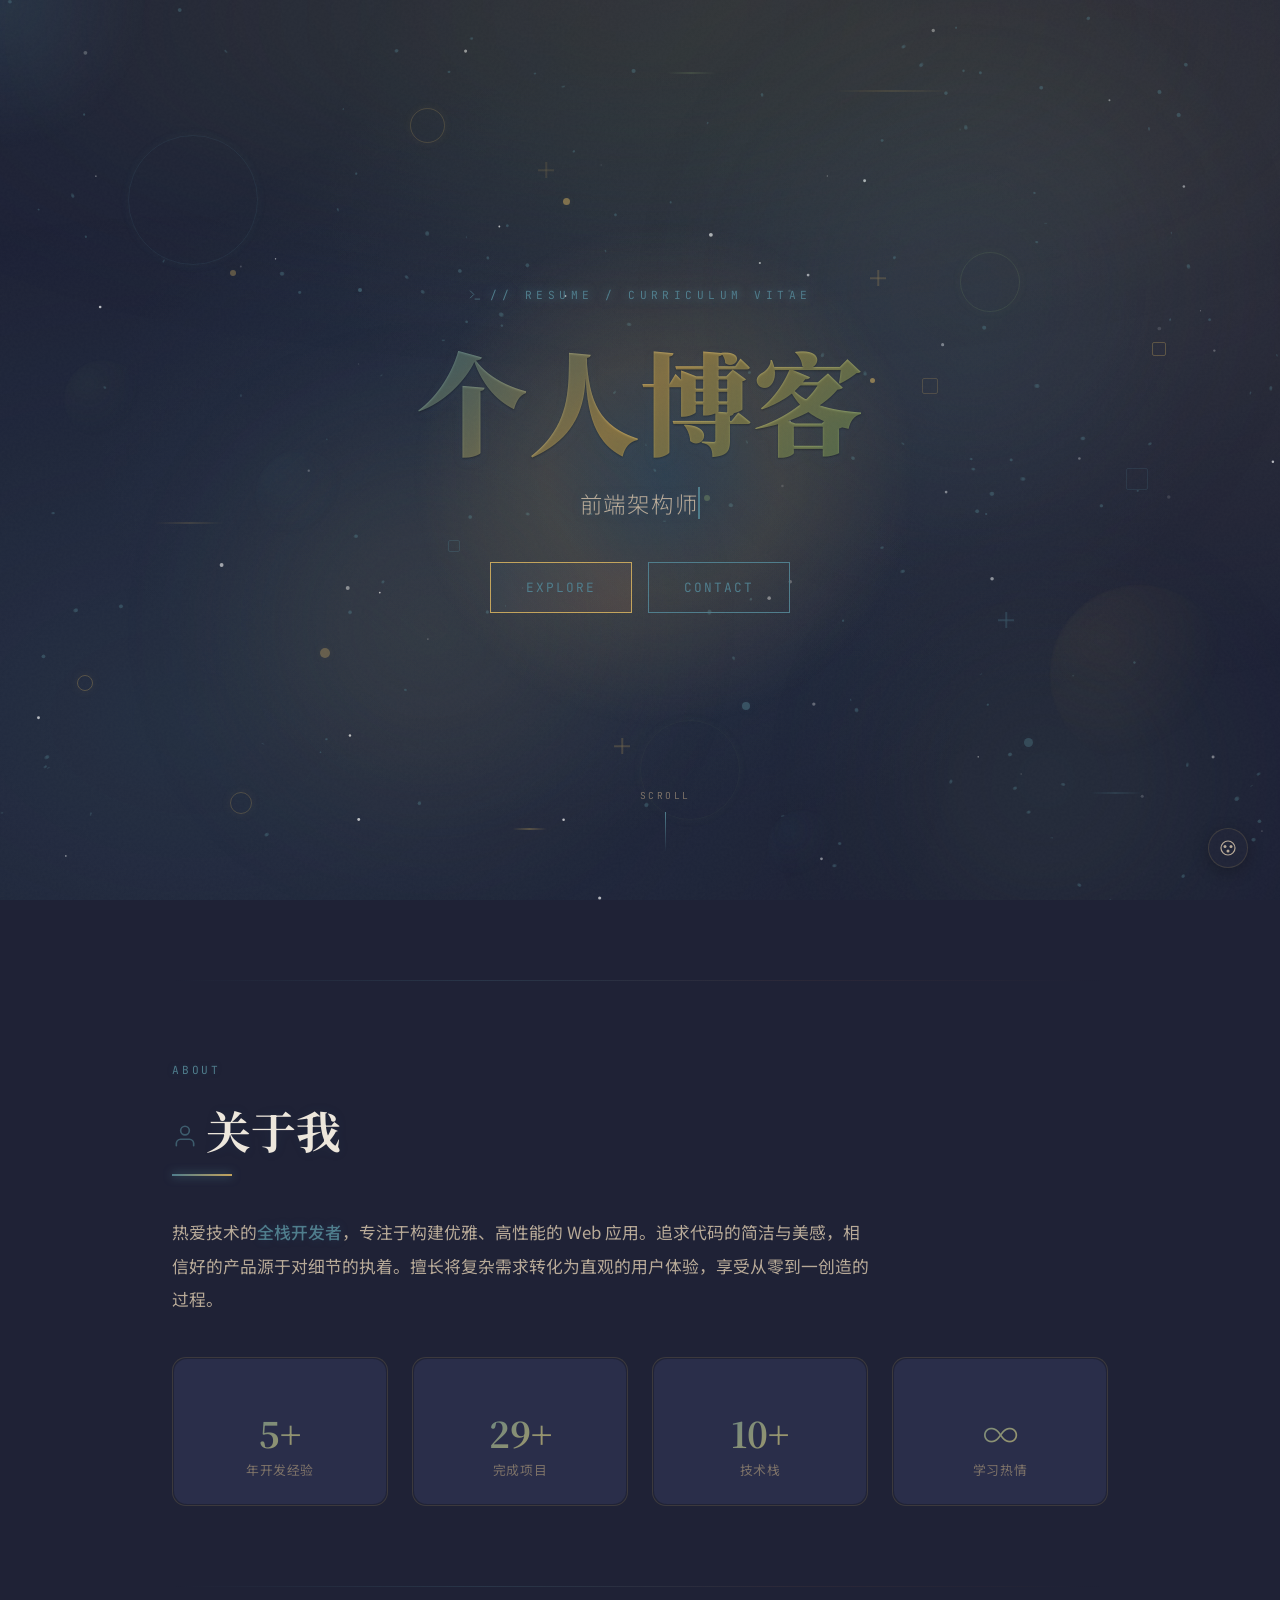
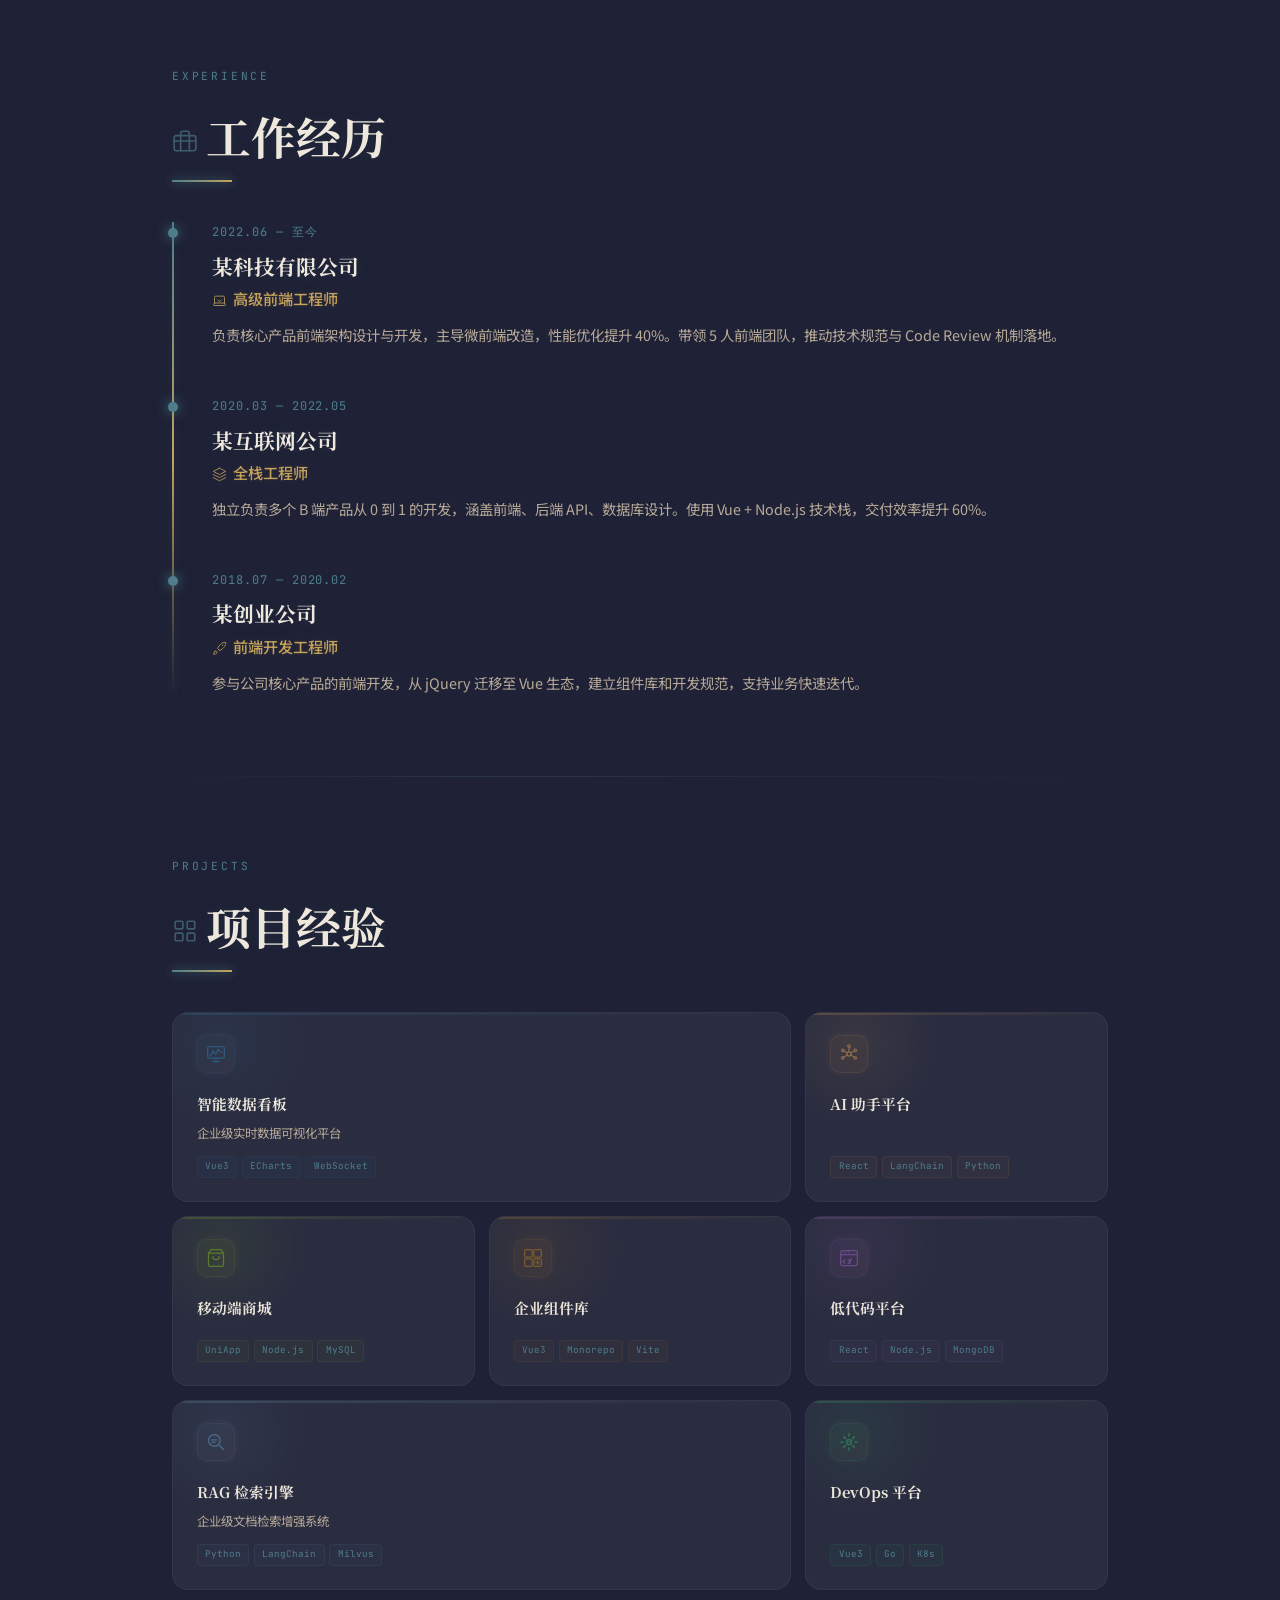
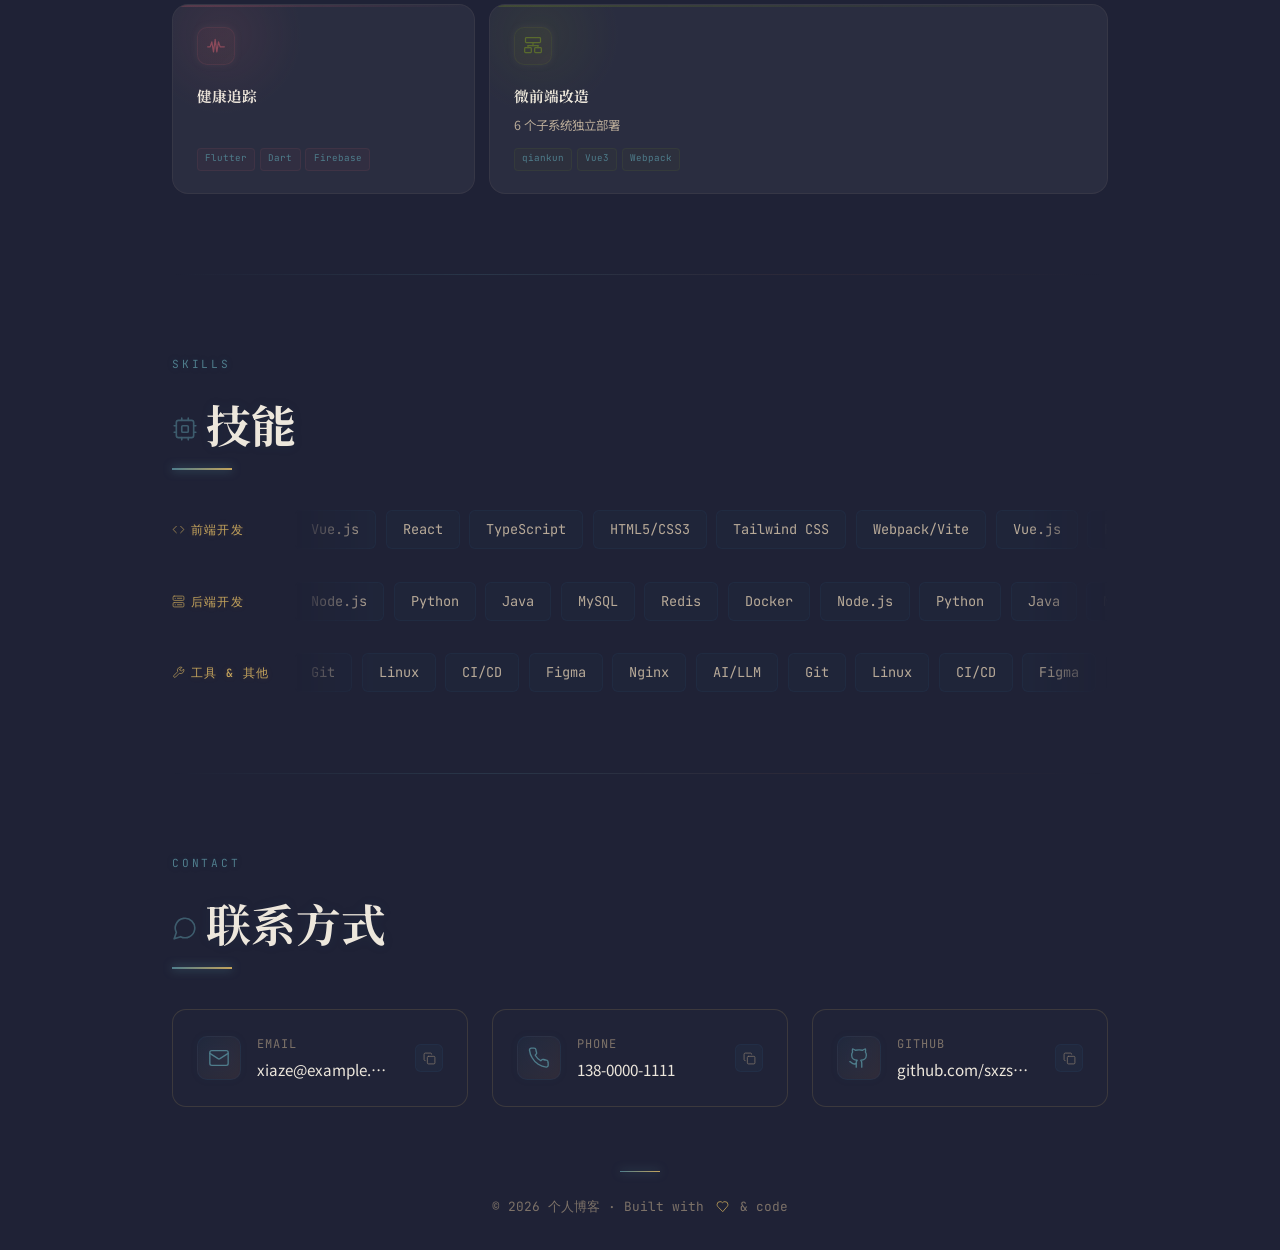
<file: dark-tech/index.html>
<!DOCTYPE html>
<html lang="zh-CN">
  <head>
    <meta charset="UTF-8" />
    <meta name="viewport" content="width=device-width, initial-scale=1.0" />
    <link rel="icon" type="image/svg+xml" href="./logo.svg" />
    <meta name="description" content="个人博客 - 个人简历 | 全栈工程师" />
    <meta property="og:title" content="个人博客 - 个人简历" />
    <meta property="og:description" content="全栈工程师，专注构建优雅高性能的Web应用" />
    <meta property="og:type" content="website" />
    <meta property="og:url" content="https://sxzseal.github.io/resume/" />
    <title>个人博客</title>
    <link rel="preconnect" href="https://fonts.googleapis.com" />
    <link rel="preconnect" href="https://fonts.gstatic.com" crossorigin />
    <link href="https://fonts.googleapis.com/css2?family=Noto+Serif+SC:wght@400;500;700;900&family=Noto+Sans+SC:wght@300;400;500;700&family=JetBrains+Mono:wght@400;500&family=Space+Grotesk:wght@300;400;500;700&display=swap" rel="stylesheet" />
    <script type="module" crossorigin src="./assets/resume-CGK6DavC.js"></script>
    <link rel="stylesheet" crossorigin href="./assets/resume-CrqxlAqz.css">
  <script>window.__TEMPLATE_CONFIG__ = {"tpl": "dark-tech", "sections": "", "bgs": "", "intro": "none"};</script>
<script>const RESUME = {
  hero: {
    label: '// RESUME / CURRICULUM VITAE',
    name: '个人博客',
    titles: ['全栈工程师', '前端架构师', '技术探索者', '终身学习者'],
    cta: [
      { label: 'Explore', href: '#about', primary: true },
      { label: 'Contact', href: '#contact' }
    ]
  },

  about: {
    text: '热爱技术的<strong>全栈开发者</strong>，专注于构建优雅、高性能的 Web 应用。追求代码的简洁与美感，相信好的产品源于对细节的执着。擅长将复杂需求转化为直观的用户体验，享受从零到一创造的过程。',
    stats: [
      { count: 5,  label: '年开发经验', icon: 'clock' },
      { count: 30, label: '完成项目',   icon: 'folder' },
      { count: 10, label: '技术栈',     icon: 'cpu' },
      { display: '∞', label: '学习热情', icon: 'infinity' }
    ]
  },

  skills: [
    {
      title: '前端开发',
      icon: 'code',
      items: [
        { name: 'Vue.js',       level: 85 },
        { name: 'React',        level: 75 },
        { name: 'TypeScript',   level: 80 },
        { name: 'HTML5/CSS3',   level: 90 },
        { name: 'Tailwind CSS', level: 80 },
        { name: 'Webpack/Vite', level: 75 }
      ]
    },
    {
      title: '后端开发',
      icon: 'server',
      items: [
        { name: 'Node.js', level: 80 },
        { name: 'Python',  level: 70 },
        { name: 'Java',    level: 60 },
        { name: 'MySQL',   level: 75 },
        { name: 'Redis',   level: 65 },
        { name: 'Docker',  level: 70 }
      ]
    },
    {
      title: '工具 & 其他',
      icon: 'wrench',
      items: [
        { name: 'Git',    level: 85 },
        { name: 'Linux',  level: 75 },
        { name: 'CI/CD',  level: 70 },
        { name: 'Figma',  level: 60 },
        { name: 'Nginx',  level: 70 },
        { name: 'AI/LLM', level: 65 }
      ]
    }
  ],

  experience: [
    {
      period:   '2022.06 — 至今',
      company:  '某科技有限公司',
      role:     '高级前端工程师',
      roleIcon: 'laptop',
      desc:     '负责核心产品前端架构设计与开发，主导微前端改造，性能优化提升 40%。带领 5 人前端团队，推动技术规范与 Code Review 机制落地。'
    },
    {
      period:   '2020.03 — 2022.05',
      company:  '某互联网公司',
      role:     '全栈工程师',
      roleIcon: 'layers',
      desc:     '独立负责多个 B 端产品从 0 到 1 的开发，涵盖前端、后端 API、数据库设计。使用 Vue + Node.js 技术栈，交付效率提升 60%。'
    },
    {
      period:   '2018.07 — 2020.02',
      company:  '某创业公司',
      role:     '前端开发工程师',
      roleIcon: 'rocket',
      desc:     '参与公司核心产品的前端开发，从 jQuery 迁移至 Vue 生态，建立组件库和开发规范，支持业务快速迭代。'
    }
  ],

  projects: [
    {
      id: 'dashboard', icon: 'dashboard', name: '智能数据看板', desc: '企业级实时数据可视化平台',
      tech: ['Vue3', 'ECharts', 'WebSocket'], theme: '#2d5a7b', wide: true,
      details: {
        bg:     '项目内部数据分散在各系统，缺乏统一可视化入口。',
        arch:   'Vue3 + Composition API，ECharts 渲染引擎，WebSocket 实时推送，微前端集成旧系统模块。',
        role:   '前端架构设计与核心模块开发，性能优化（首屏 1.2s → 0.6s），拖拽布局引擎实现。',
        result: '日均 PV 10w+，决策效率提升 35%，获公司年度最佳技术项目奖。'
      }
    },
    {
      id: 'ai-assistant', icon: 'aiAssistant', name: 'AI 助手平台', desc: '基于大语言模型的智能对话平台',
      tech: ['React', 'LangChain', 'Python'], theme: '#8b6b4a',
      details: {
        bg:     '内部知识分散，员工重复咨询常见问题，HR/IT 部门负担重。',
        arch:   'React + TypeScript 前端，LangChain 编排对话链路，FAISS 向量检索，FastAPI 后端服务。',
        role:   '全栈开发，对话流程设计，知识库 RAG 链路搭建，工作流可视化编辑器实现。',
        result: '服务 200+ 内部员工，问题解决率 85%，HR 咨询量降低 40%。'
      }
    },
    {
      id: 'mall', icon: 'mall', name: '移动端商城', desc: '全栈开发的 B2C 商城',
      tech: ['UniApp', 'Node.js', 'MySQL'], theme: '#5a7b2d',
      details: {
        bg:     '公司线下销售占比过高，需开拓线上渠道，要求快速上线 MVP 版本。',
        arch:   'UniApp 跨端前端，Node.js + Koa 后端，MySQL 数据库，微信/支付宝支付接入。',
        role:   '独立全栈开发，从需求分析到上线部署，0→1 全程负责。',
        result: '3 个月上线 MVP，日活 5000+，月 GMV 破百万，获公司季度创新奖。'
      }
    },
    {
      id: 'component-lib', icon: 'componentLib', name: '企业组件库', desc: '跨业务线统一 UI 组件库',
      tech: ['Vue3', 'Monorepo', 'Vite'], theme: '#7b5a2d',
      details: {
        bg:     '多条产品线 UI 风格不统一，重复造轮子严重，开发效率低。',
        arch:   'Monorepo + pnpm workspace，Vue3 组件开发，Vite 构建，Storybook 文档站。',
        role:   '架构设计与核心组件开发，构建优化，文档站搭建，推广到各业务线。',
        result: '覆盖 8 条产品线，50+ 组件，开发效率提升 45%，UI 一致性评分从 60 → 92。'
      }
    },
    {
      id: 'lowcode', icon: 'lowcode', name: '低代码平台', desc: '可视化拖拽搭建 H5 营销页',
      tech: ['React', 'Node.js', 'MongoDB'], theme: '#6b4a8b',
      details: {
        bg:     '营销活动频繁，每次都需前端开发配合，排期紧张，上线周期长。',
        arch:   'React + DnD Kit 拖拽引擎，Node.js + MongoDB 后端，SSR 渲染，CDN 一键发布。',
        role:   '拖拽引擎核心开发，组件生态设计，SSR 渲染方案，发布流程自动化。',
        result: '运营自主上线率 80%，活动上线周期从 5 天缩短至 0.5 天，季度节省开发人力 200+ 人时。'
      }
    },
    {
      id: 'rag-engine', icon: 'ragEngine', name: 'RAG 检索引擎', desc: '企业级文档检索增强系统',
      tech: ['Python', 'LangChain', 'Milvus'], theme: '#4a6b8b', wide: true,
      details: {
        bg:     '企业文档量庞大，传统关键词搜索效果差，需要语义级智能检索。',
        arch:   'Python + LangChain，Milvus 向量数据库，BGE Embedding，多格式文档解析管线。',
        role:   '检索链路设计，文档解析与切分算法优化，混合检索策略（向量+关键词+重排）。',
        result: '检索准确率 92%，响应时间 < 800ms，接入 3 个业务系统，日均查询 5000+。'
      }
    },
    {
      id: 'devops', icon: 'devops', name: 'DevOps 平台', desc: '一站式研发效能平台',
      tech: ['Vue3', 'Go', 'K8s'], theme: '#2d7b5a',
      details: {
        bg:     '研发工具链分散，CI/CD 流程不统一，部署效率低，故障排查慢。',
        arch:   'Vue3 前端，Go 微服务后端，K8s 编排部署，GitLab/Jenkins API 集成。',
        role:   '前端开发 + CI/CD 流程编排，监控大盘，告警规则引擎实现。',
        result: '团队交付效率提升 50%，部署频率从周级 → 日级，MTTR 从 2h 降至 30min。'
      }
    },
    {
      id: 'health-app', icon: 'healthApp', name: '健康追踪', desc: '跨端健康管理应用',
      tech: ['Flutter', 'Dart', 'Firebase'], theme: '#8b4a5a',
      details: {
        bg:     '个人健康管理需求日益增长，市场上缺乏简洁好用的全平台健康追踪工具。',
        arch:   'Flutter 跨端开发，Dart 语言，Firebase 后端服务，HealthKit/Google Fit 接入。',
        role:   '独立开发，从产品设计到上线全流程负责。',
        result: 'App Store 4.8 评分，月活 1.2w，被健康类自媒体推荐 3 次。'
      }
    },
    {
      id: 'micro-frontend', icon: 'microFrontend', name: '微前端改造', desc: '6 个子系统独立部署',
      tech: ['qiankun', 'Vue3', 'Webpack'], theme: '#5a6b2d', wide: true,
      details: {
        bg:     '单体前端应用代码量 30w+，构建慢、发布耦合，一个模块出问题全站受影响。',
        arch:   'qiankun 微前端框架，Vue3 子应用，Webpack Module Federation 共享依赖。',
        role:   '微前端架构设计，子应用拆分策略，基座与子应用通信机制，灰度发布方案。',
        result: '6 个子系统独立部署，构建时间降低 70%，发布故障率降低 90%。'
      }
    }
  ],

  education: [
    { school: '某大学', major: '计算机科学与技术 · 本科', year: '2014 — 2018' }
  ],

  contact: [
    { icon: 'email',  label: 'Email',  value: 'xiaze@example.com',  copy: 'xiaze@example.com' },
    { icon: 'phone',  label: 'Phone',  value: '138-0000-1111',       copy: '138-0000-1111' },
    { icon: 'github', label: 'GitHub', value: 'github.com/sxzseal',  copy: 'https://github.com/sxzseal' },
  ],

  footer: '© 2026 个人博客 · Built with passion & code',

  philosophy: {
    statement: '我相信优秀的代码应该像好的文章一样清晰，好的产品应该像好的工具一样自然。技术的价值不在于复杂，而在于它能为人解决真实的问题。每一行代码都是一次思考，每一次交付都是一份承诺。',
    subtitle: '以匠心致代码，以产品致用户',
  },

  highlights: {
    items: [
      {
        icon: 'rocket',
        title: '架构设计',
        description: '主导过微前端、低代码平台、组件库等多个大型架构设计与落地',
      },
      {
        icon: 'cpu',
        title: '性能优化',
        description: '首屏加载提升 50%+，擅长前端性能分析与体验调优',
      },
      {
        icon: 'layers',
        title: '全栈能力',
        description: '前后端 + 数据库 + 部署，独立交付完整产品从 0 到 1',
      },
      {
        icon: 'code',
        title: '工程规范',
        description: '推动 Code Review、CI/CD、Monorepo 等工程化实践落地',
      },
      {
        icon: 'heart',
        title: '用户体验',
        description: '关注交互细节与动效设计，追求功能与美感的平衡',
      },
      {
        icon: 'terminal',
        title: 'AI 探索',
        description: 'RAG 检索引擎、AI 助手平台等大模型应用场景实践',
      },
    ],
  },

  textPressure: {
    title: '文字压力',
    text: 'BUILD THE FUTURE',
    subtitle: '移动鼠标感受文字的重量变化',
    pressureRadius: 300,
  },

  identity: {
    description: '我是一名热爱创造的全栈工程师，追求技术与设计的完美融合。相信代码不仅是工具，更是表达思想的方式。在每一个项目中，我都致力于找到优雅与效率的平衡点，用技术的力量为用户创造真正的价值。',
    tags: ['全栈开发', '架构设计', '性能优化', '用户体验', '开源探索', '终身学习'],
  },
};

// Convenience lookup for main.js
RESUME.projectDetails = {};
RESUME.projects.forEach(p => { RESUME.projectDetails[p.id] = p.details; });
window.RESUME = RESUME;

/* ── Render functions ── */

function renderHero() {
  const label = document.querySelector('.hero-label');
  const name  = document.querySelector('.hero-name');
  const cta   = document.querySelector('.hero-cta');
  if (label) label.innerHTML = `<span class="hero-label-icon">${ICONS.terminal}</span>${RESUME.hero.label}`;
  if (name)  name.textContent = RESUME.hero.name;
  if (cta) {
    cta.innerHTML = RESUME.hero.cta.map(c =>
      `<a href="${c.href}" class="btn-magnetic${c.primary ? ' btn-primary' : ''}">${c.label}</a>`
    ).join('');
  }
}

function renderAbout() {
  const section = document.getElementById('about');
  if (!section) return;
  const statsHTML = RESUME.about.stats.map(s => `
    <div class="stat-card">
      <div class="stat-icon">${ICONS[s.icon] || ''}</div>
      <div class="stat-number"${s.count != null ? ` data-count="${s.count}"` : ''}>${s.display != null ? s.display : '0'}</div>
      <div class="stat-label">${s.label}</div>
    </div>`).join('');
  section.innerHTML = `
    <div class="section-header"><span class="section-number">01</span><h2 class="section-title"><span class="section-title-icon">${ICONS.user}</span>关于我</h2></div>
    <p class="about-text">${RESUME.about.text}</p>
    <div class="about-stats">${statsHTML}</div>`;
}

function renderSkills() {
  const section = document.getElementById('skills');
  if (!section) return;
  const rowsHTML = RESUME.skills.map((cat, i) => {
    const tags = cat.items.map(s =>
      `<span class="skill-tag" data-level="${s.level}">${s.name}</span>`
    ).join('');
    const rev = i === 1 ? ' marquee-track--reverse' : '';
    return `
      <div class="marquee-row">
        <div class="marquee-label"><span class="marquee-label-icon">${ICONS[cat.icon] || ''}</span>${cat.title}</div>
        <div class="marquee-viewport">
          <div class="marquee-track${rev}">
            <div class="marquee-group">${tags}</div>
            <div class="marquee-group" aria-hidden="true">${tags}</div>
          </div>
        </div>
      </div>`;
  }).join('');
  section.innerHTML = `
    <div class="section-header"><span class="section-number">04</span><h2 class="section-title"><span class="section-title-icon">${ICONS.cpu}</span>技能</h2></div>
    <div class="skills-marquee">${rowsHTML}</div>`;
}

function renderExperience() {
  const section = document.getElementById('experience');
  if (!section) return;
  const timelineHTML = RESUME.experience.map(e => `
    <div class="timeline-item">
      <div class="timeline-period">${e.period}</div>
      <div class="timeline-company">${e.company}</div>
      <div class="timeline-role"><span class="role-icon">${ICONS[e.roleIcon] || ''}</span>${e.role}</div>
      <div class="timeline-desc">${e.desc}</div>
    </div>`).join('');
  section.innerHTML = `
    <div class="section-header"><span class="section-number">02</span><h2 class="section-title"><span class="section-title-icon">${ICONS.briefcase}</span>工作经历</h2></div>
    <div class="timeline">${timelineHTML}</div>`;
}

function renderProjects() {
  const section = document.getElementById('projects');
  if (!section) return;
  const cardsHTML = RESUME.projects.map(p => `
    <div class="bento-card${p.wide ? ' bento-card--wide' : ''}" data-project="${p.id}" data-theme="${p.theme}">
      <div class="bento-card__glow"></div>
      <div class="project-icon">${ICONS[p.icon] || p.icon}</div>
      <div class="project-name">${p.name}</div>
      <div class="project-desc">${p.desc}</div>
      <div class="project-tech">${p.tech.map(t => `<span>${t}</span>`).join('')}</div>
    </div>`).join('');
  section.innerHTML = `
    <div class="section-header"><span class="section-number">03</span><h2 class="section-title"><span class="section-title-icon">${ICONS.grid}</span>项目经验</h2></div>
    <div class="bento-grid" id="projectsBento">${cardsHTML}</div>`;
}

function renderContact() {
  const section = document.getElementById('contact');
  if (!section) return;
  const gridHTML = RESUME.contact.map(c => `
    <div class="contact-item"${c.copy ? ` data-copy="${c.copy}"` : ''}>
      <div class="contact-icon">${ICONS[c.icon] || c.icon}</div>
      <div><div class="contact-label">${c.label}</div><div class="contact-value">${c.value}</div></div>
      ${c.copy ? `<button class="copy-btn" title="复制"><span class="copy-icon">${ICONS.copy}</span><span class="check-icon">${ICONS.check}</span></button>` : ''}
    </div>`).join('');
  section.innerHTML = `
    <div class="section-header"><span class="section-number">05</span><h2 class="section-title"><span class="section-title-icon">${ICONS.messageCircle}</span>联系方式</h2></div>
    <div class="contact-grid">${gridHTML}</div>`;
}

function renderFooter() {
  const fp = document.querySelector('.footer p');
  if (fp) fp.innerHTML = `© 2026 个人博客 · Built with <span class="footer-heart">${ICONS.heart}</span> &amp; code`;
}

renderHero();
renderAbout();
renderSkills();
renderExperience();
renderProjects();
renderContact();
renderFooter();
</script>
</head>
  <body>
    <div id="root"></div>
  </body>
</html>
</file>
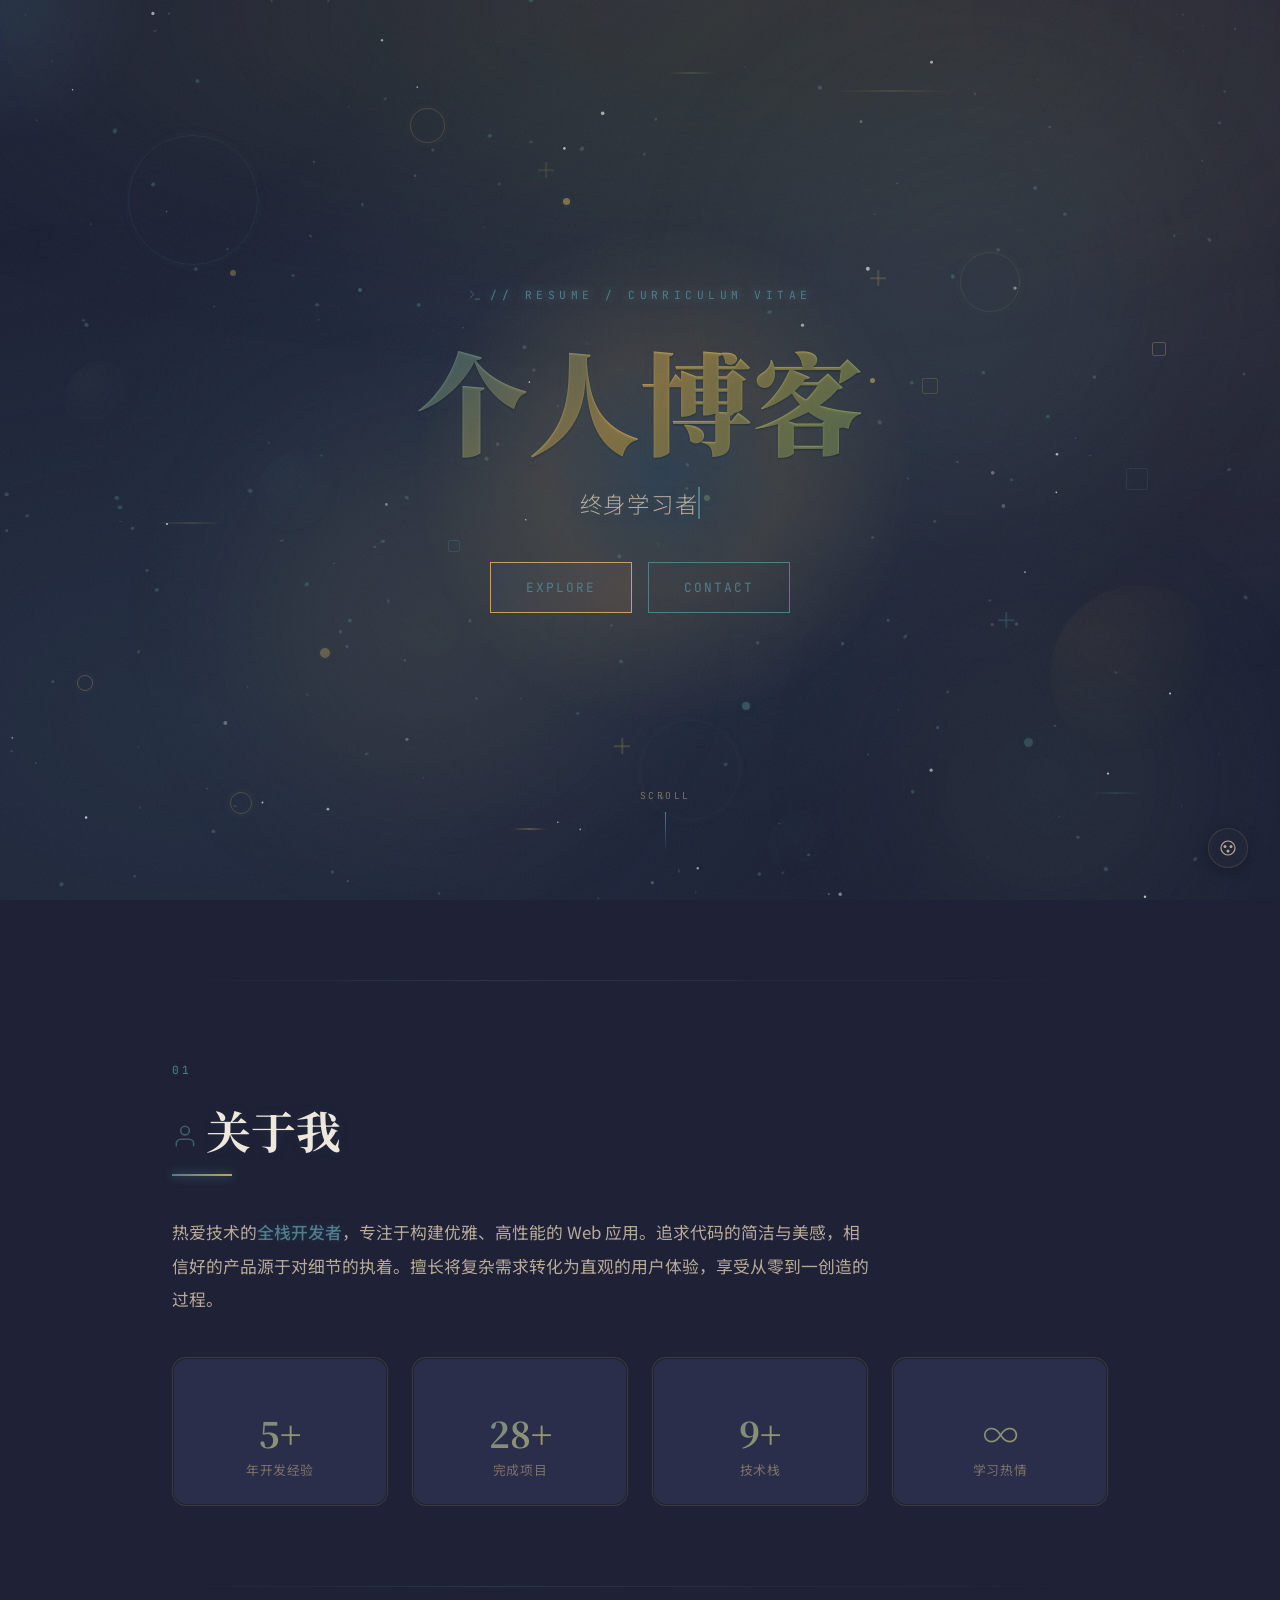
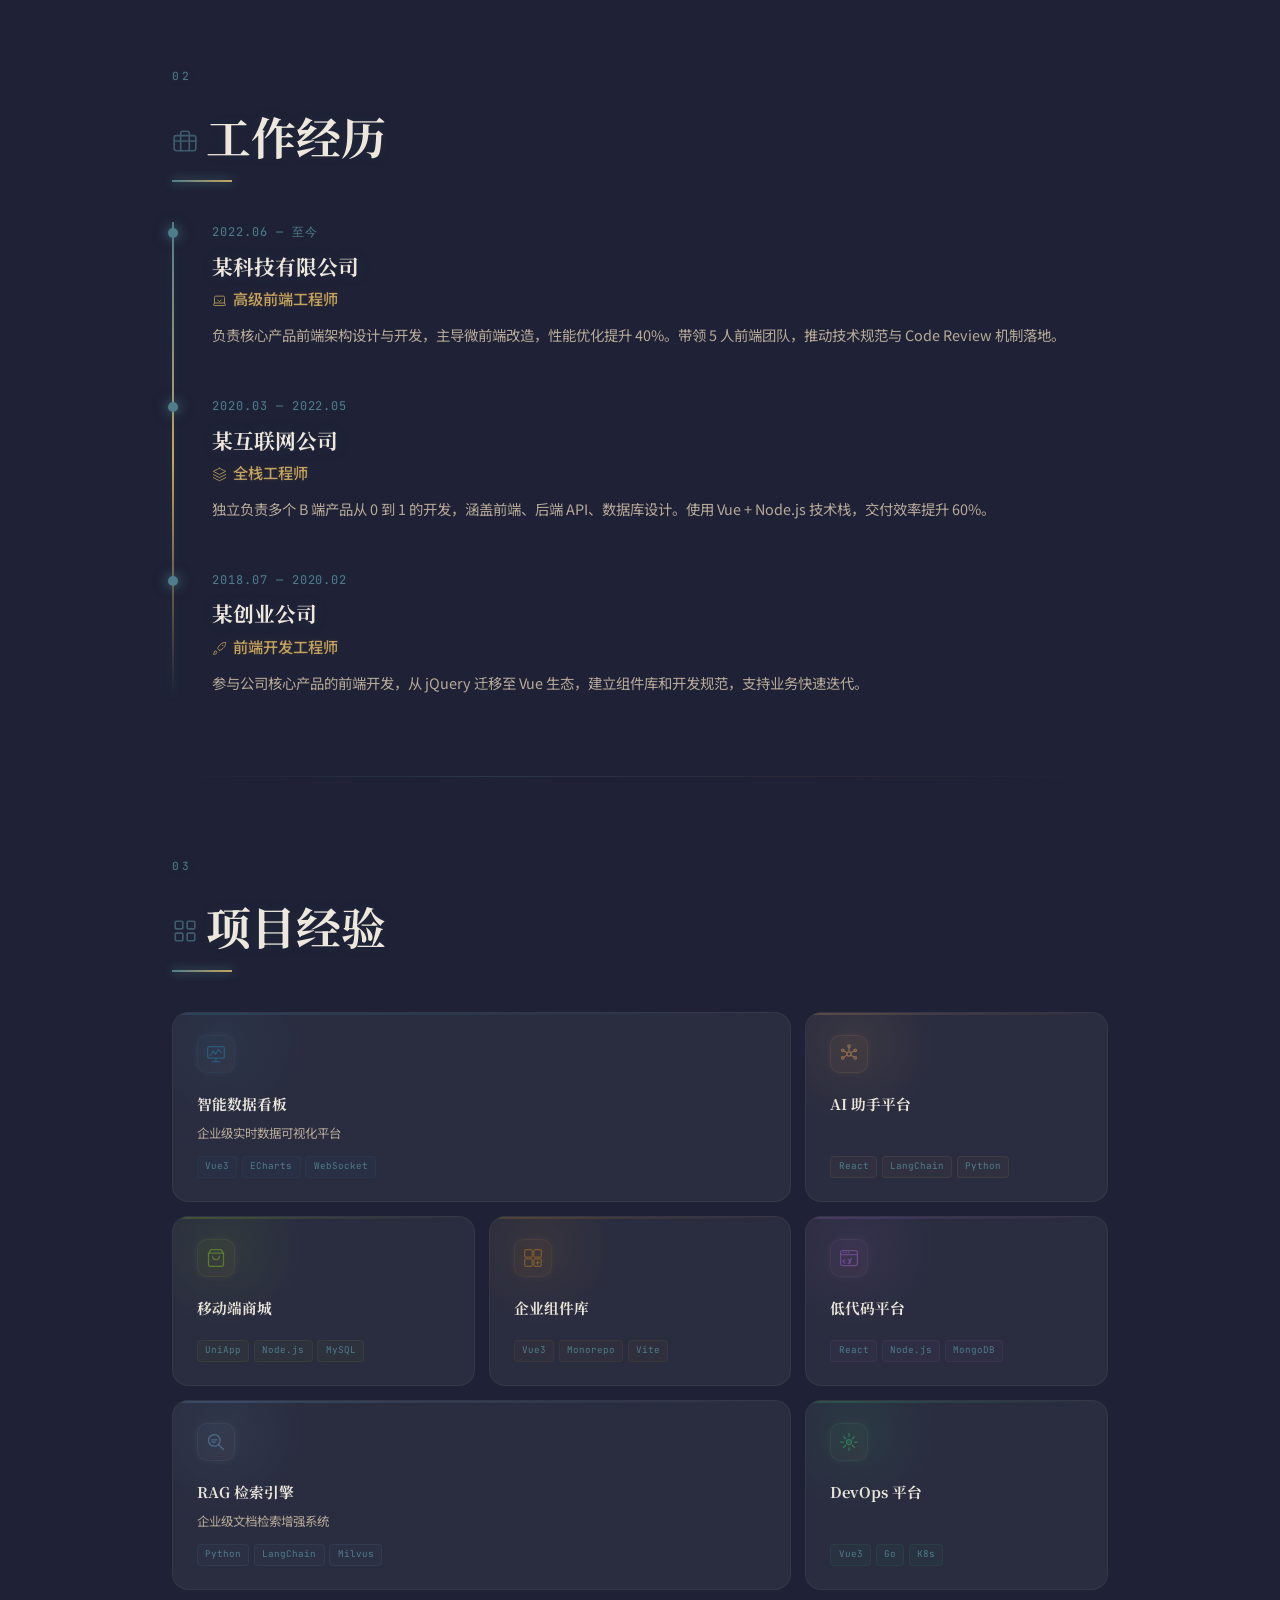
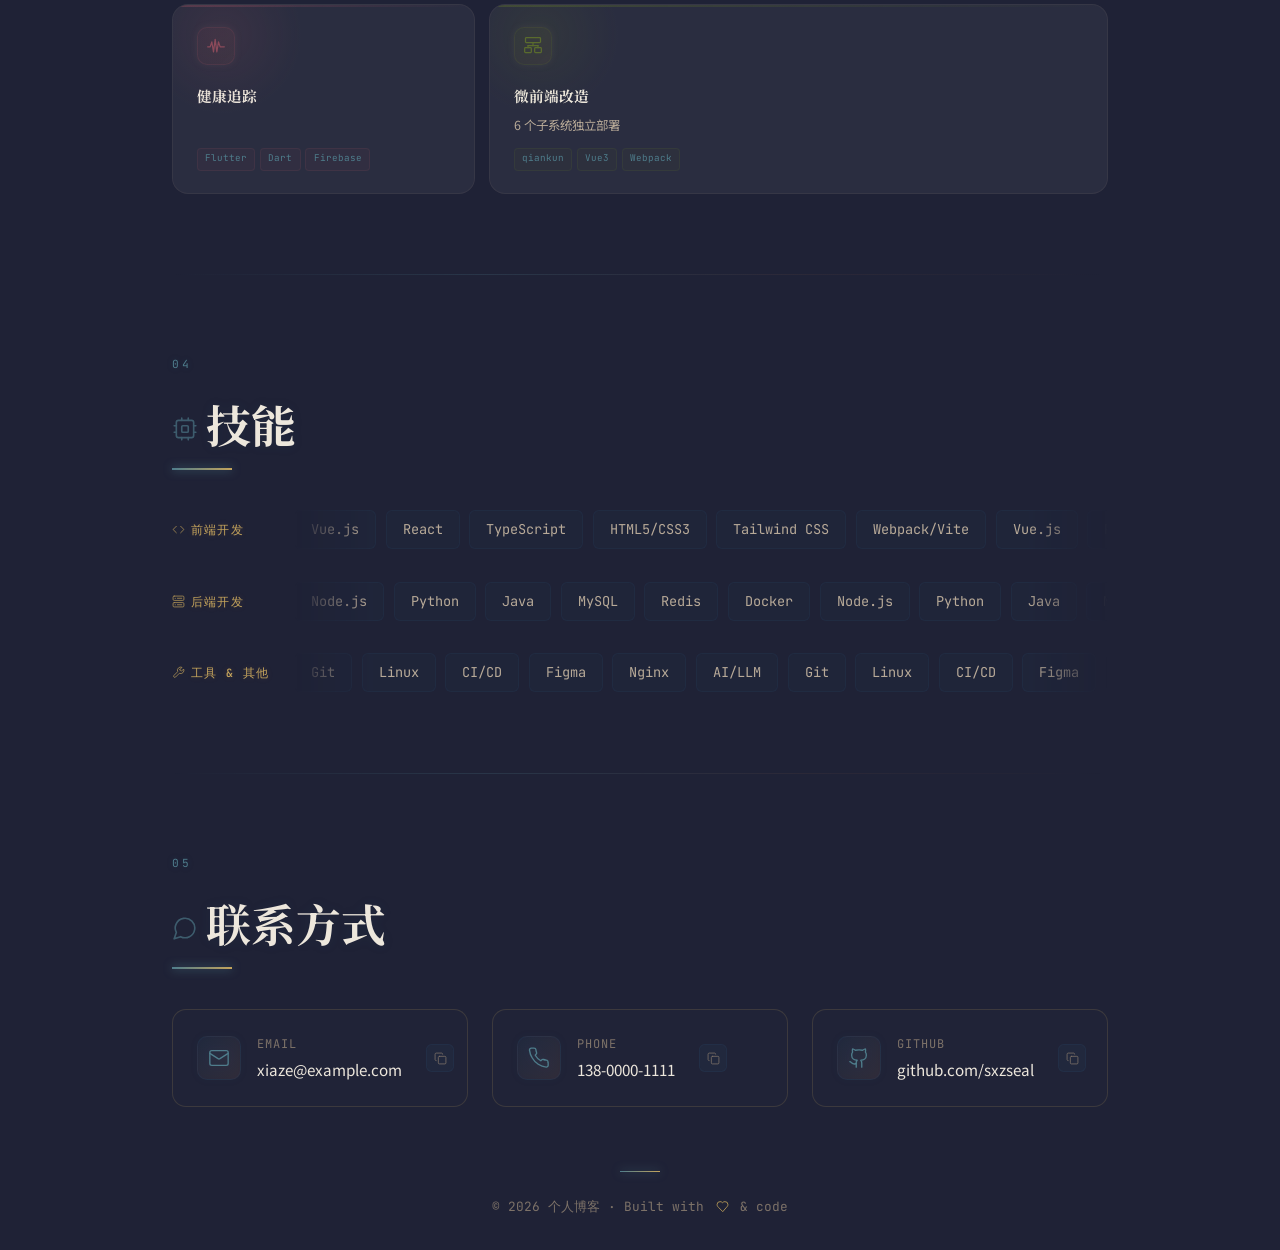
<file: hhahahah/index.html>
<!DOCTYPE html>
<html lang="zh-CN">
  <head>
    <meta charset="UTF-8" />
    <meta name="viewport" content="width=device-width, initial-scale=1.0" />
    <meta name="description" content="个人博客 - 个人简历 | 全栈工程师" />
    <meta property="og:title" content="个人博客 - 个人简历" />
    <meta property="og:description" content="全栈工程师，专注构建优雅高性能的Web应用" />
    <meta property="og:type" content="website" />
    <meta property="og:url" content="https://sxzseal.github.io/resume/" />
    <title>个人博客</title>
    <link rel="preconnect" href="https://fonts.googleapis.com" />
    <link rel="preconnect" href="https://fonts.gstatic.com" crossorigin />
    <link href="https://fonts.googleapis.com/css2?family=Noto+Serif+SC:wght@400;500;700;900&family=Noto+Sans+SC:wght@300;400;500;700&family=JetBrains+Mono:wght@400;500&family=Space+Grotesk:wght@300;400;500;700&display=swap" rel="stylesheet" />
    <script type="module" crossorigin src="./assets/resume-C9UL1mD9.js"></script>
    <link rel="stylesheet" crossorigin href="./assets/resume-CiSeeki2.css">
  </head>
  <body>
    <div id="root"></div>
  </body>
</html>
</file>
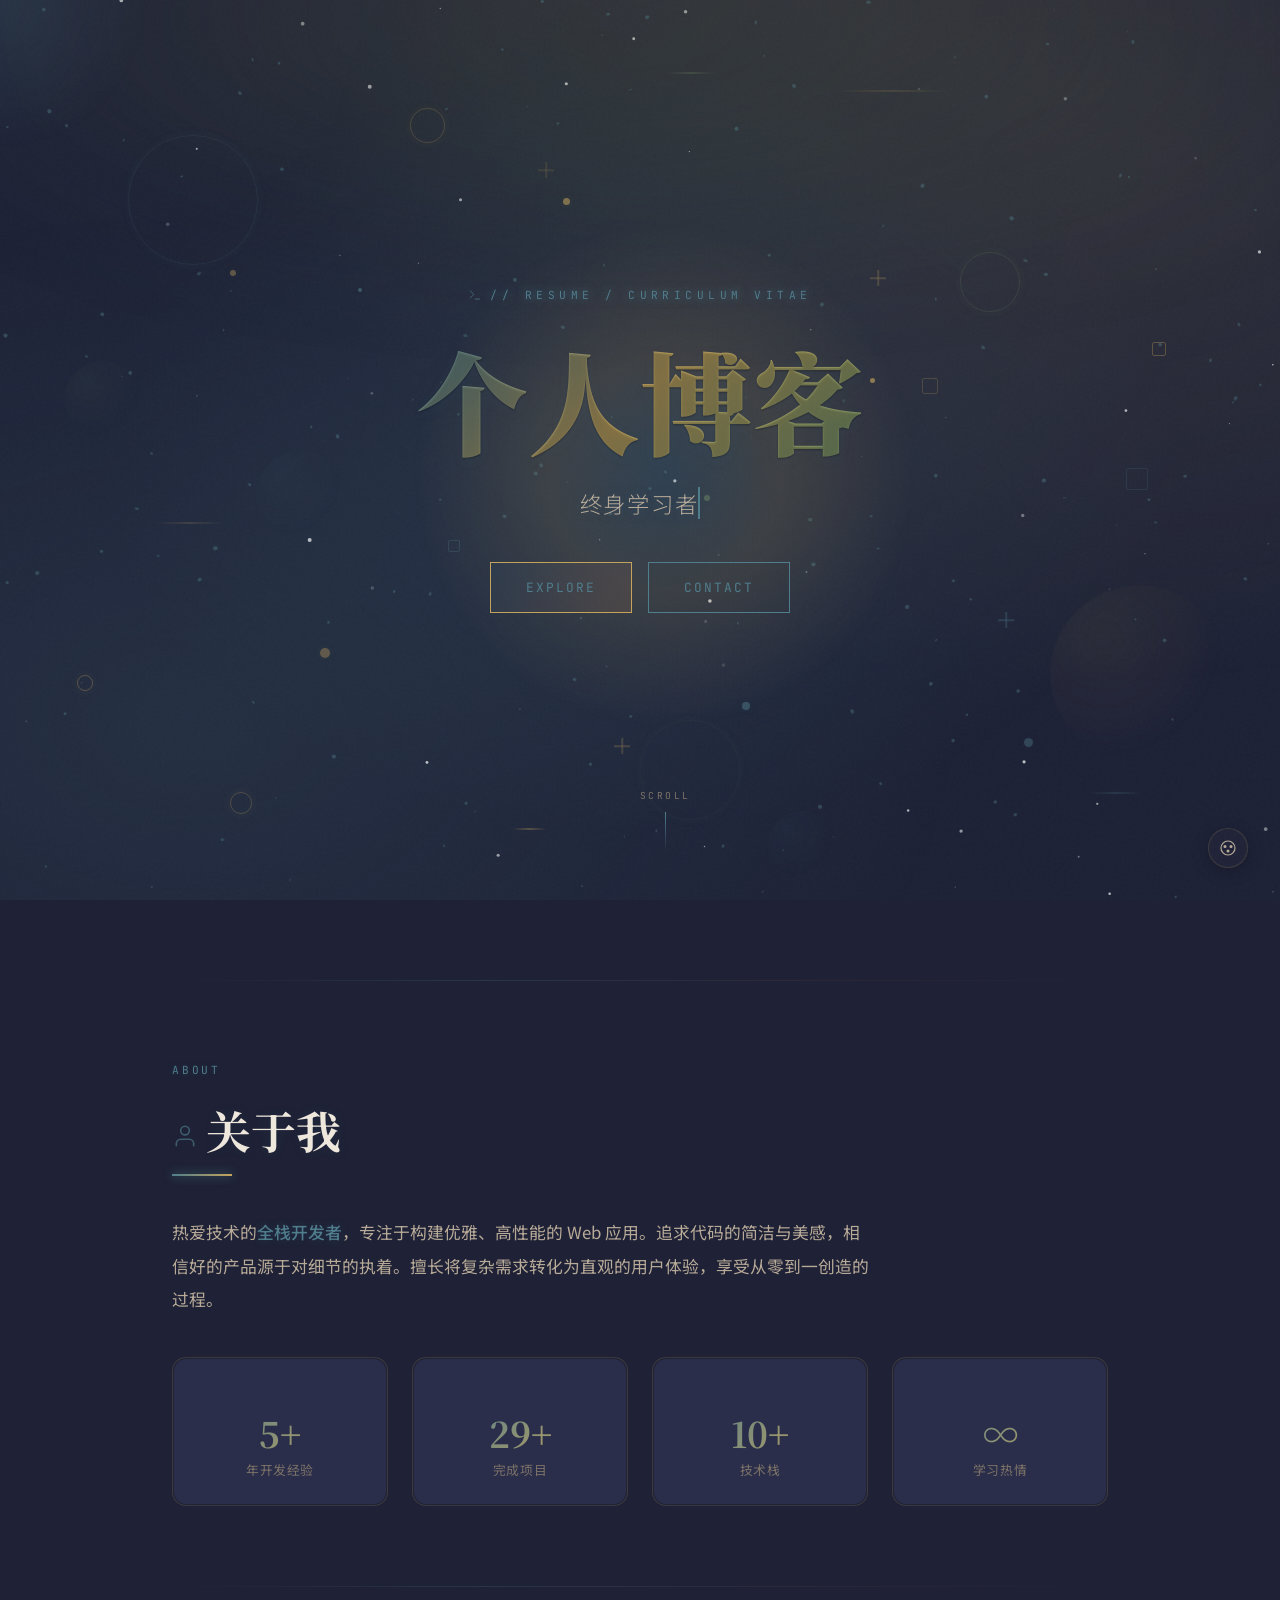
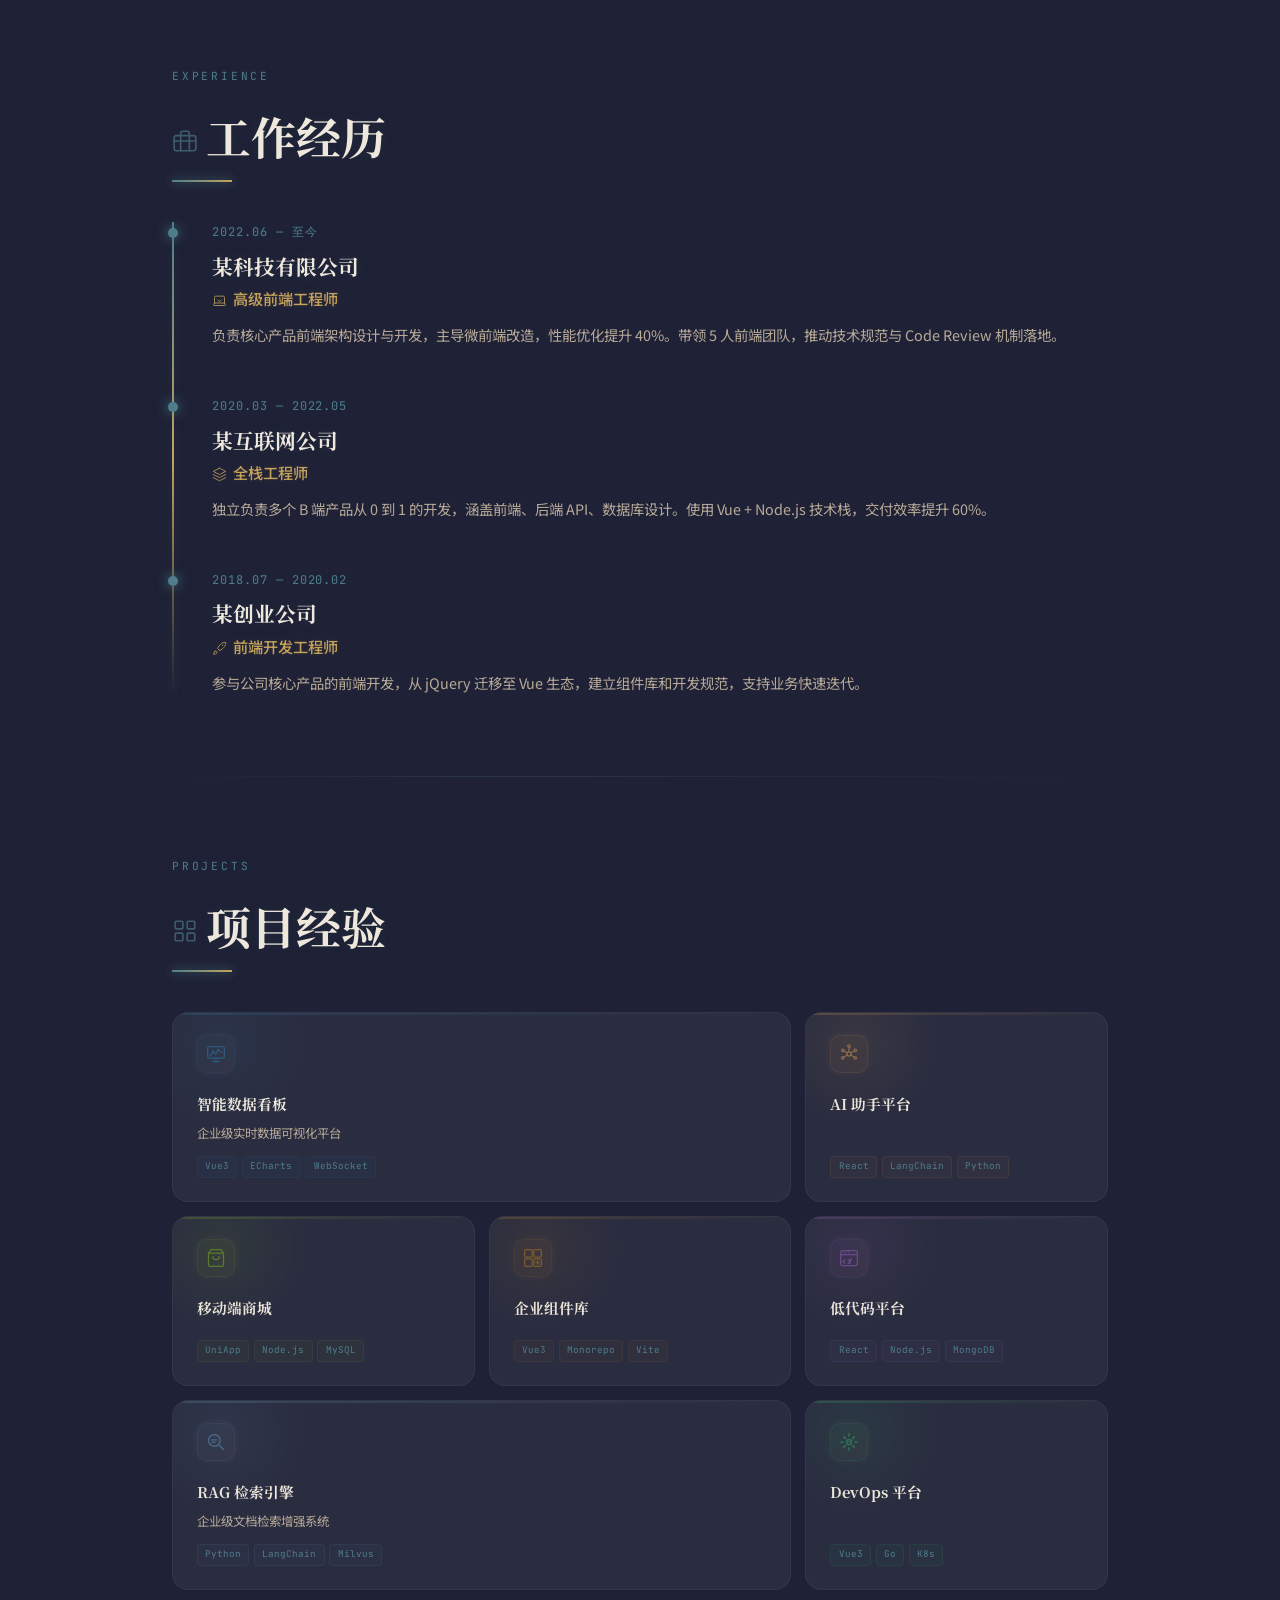
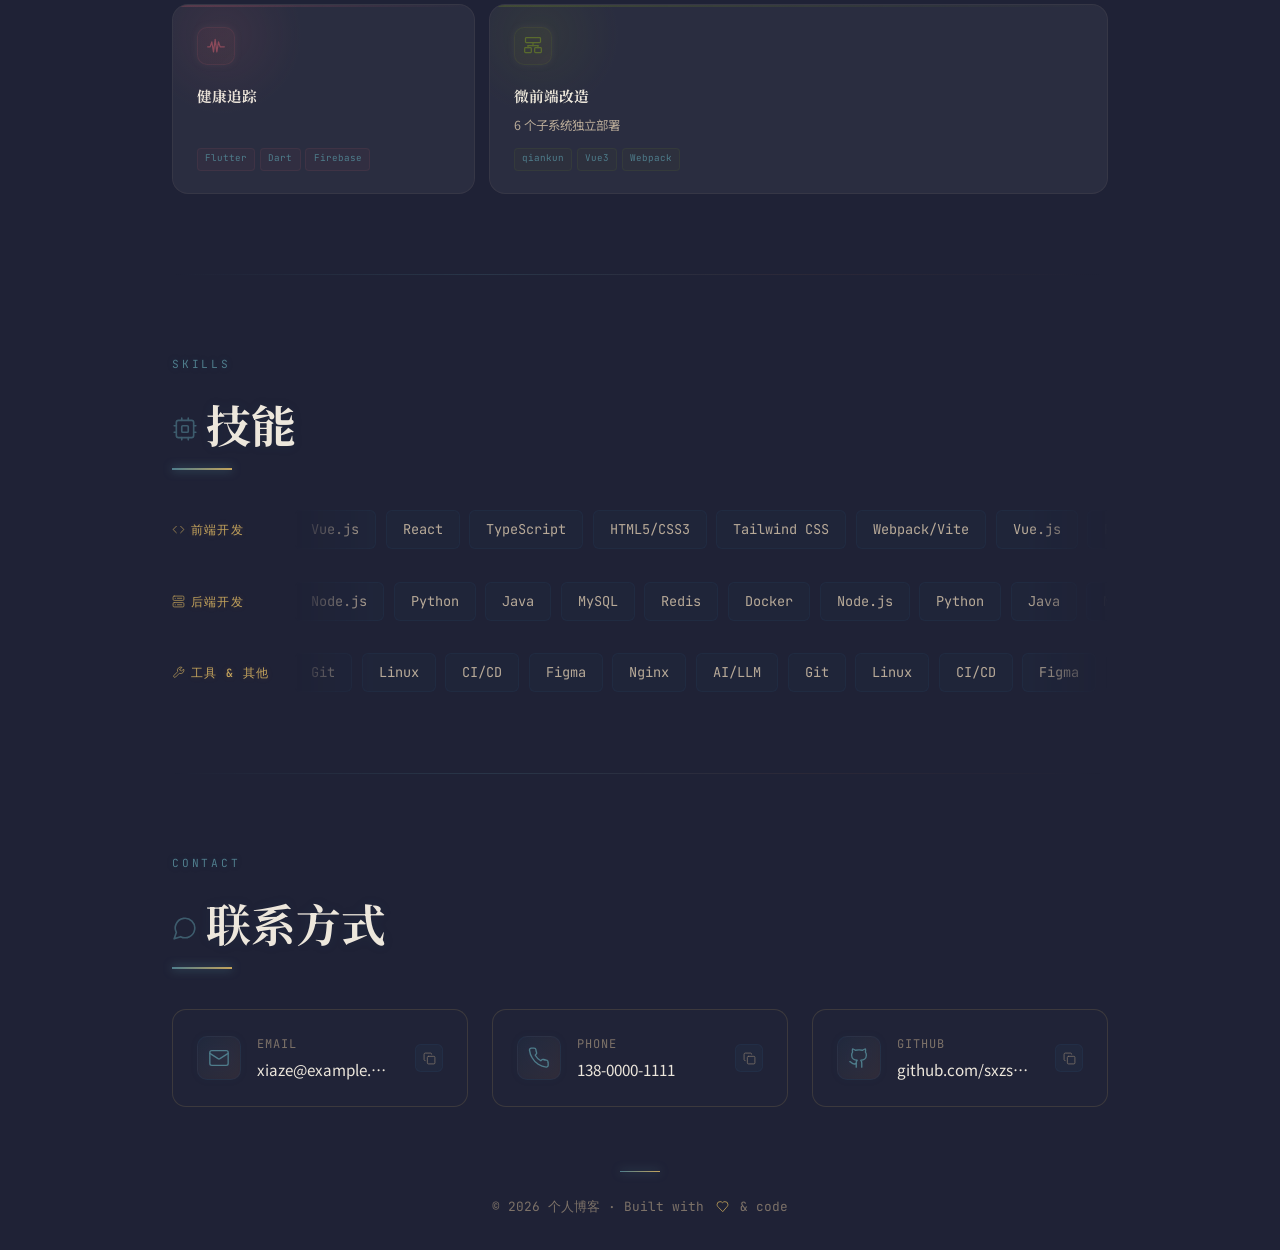
<file: no/index.html>
<!DOCTYPE html>
<html lang="zh-CN">
  <head>
    <meta charset="UTF-8" />
    <meta name="viewport" content="width=device-width, initial-scale=1.0" />
    <link rel="icon" type="image/svg+xml" href="./logo.svg" />
    <meta name="description" content="个人博客 - 个人简历 | 全栈工程师" />
    <meta property="og:title" content="个人博客 - 个人简历" />
    <meta property="og:description" content="全栈工程师，专注构建优雅高性能的Web应用" />
    <meta property="og:type" content="website" />
    <meta property="og:url" content="https://sxzseal.github.io/resume/" />
    <title>个人博客</title>
    <link rel="preconnect" href="https://fonts.googleapis.com" />
    <link rel="preconnect" href="https://fonts.gstatic.com" crossorigin />
    <link href="https://fonts.googleapis.com/css2?family=Noto+Serif+SC:wght@400;500;700;900&family=Noto+Sans+SC:wght@300;400;500;700&family=JetBrains+Mono:wght@400;500&family=Space+Grotesk:wght@300;400;500;700&display=swap" rel="stylesheet" />
    <script type="module" crossorigin src="./assets/resume-CGK6DavC.js"></script>
    <link rel="stylesheet" crossorigin href="./assets/resume-CrqxlAqz.css">
  <script>window.__TEMPLATE_CONFIG__ = {"tpl": "no", "sections": "hero,about,experience,projects,skills,contact,footer", "bgs": "starfield,flow,aurora", "intro": "none"};</script>
<script>const RESUME = {
  hero: {
    label: '// RESUME / CURRICULUM VITAE',
    name: '个人博客',
    titles: ['全栈工程师', '前端架构师', '技术探索者', '终身学习者'],
    cta: [
      { label: 'Explore', href: '#about', primary: true },
      { label: 'Contact', href: '#contact' }
    ]
  },

  about: {
    text: '热爱技术的<strong>全栈开发者</strong>，专注于构建优雅、高性能的 Web 应用。追求代码的简洁与美感，相信好的产品源于对细节的执着。擅长将复杂需求转化为直观的用户体验，享受从零到一创造的过程。',
    stats: [
      { count: 5,  label: '年开发经验', icon: 'clock' },
      { count: 30, label: '完成项目',   icon: 'folder' },
      { count: 10, label: '技术栈',     icon: 'cpu' },
      { display: '∞', label: '学习热情', icon: 'infinity' }
    ]
  },

  skills: [
    {
      title: '前端开发',
      icon: 'code',
      items: [
        { name: 'Vue.js',       level: 85 },
        { name: 'React',        level: 75 },
        { name: 'TypeScript',   level: 80 },
        { name: 'HTML5/CSS3',   level: 90 },
        { name: 'Tailwind CSS', level: 80 },
        { name: 'Webpack/Vite', level: 75 }
      ]
    },
    {
      title: '后端开发',
      icon: 'server',
      items: [
        { name: 'Node.js', level: 80 },
        { name: 'Python',  level: 70 },
        { name: 'Java',    level: 60 },
        { name: 'MySQL',   level: 75 },
        { name: 'Redis',   level: 65 },
        { name: 'Docker',  level: 70 }
      ]
    },
    {
      title: '工具 & 其他',
      icon: 'wrench',
      items: [
        { name: 'Git',    level: 85 },
        { name: 'Linux',  level: 75 },
        { name: 'CI/CD',  level: 70 },
        { name: 'Figma',  level: 60 },
        { name: 'Nginx',  level: 70 },
        { name: 'AI/LLM', level: 65 }
      ]
    }
  ],

  experience: [
    {
      period:   '2022.06 — 至今',
      company:  '某科技有限公司',
      role:     '高级前端工程师',
      roleIcon: 'laptop',
      desc:     '负责核心产品前端架构设计与开发，主导微前端改造，性能优化提升 40%。带领 5 人前端团队，推动技术规范与 Code Review 机制落地。'
    },
    {
      period:   '2020.03 — 2022.05',
      company:  '某互联网公司',
      role:     '全栈工程师',
      roleIcon: 'layers',
      desc:     '独立负责多个 B 端产品从 0 到 1 的开发，涵盖前端、后端 API、数据库设计。使用 Vue + Node.js 技术栈，交付效率提升 60%。'
    },
    {
      period:   '2018.07 — 2020.02',
      company:  '某创业公司',
      role:     '前端开发工程师',
      roleIcon: 'rocket',
      desc:     '参与公司核心产品的前端开发，从 jQuery 迁移至 Vue 生态，建立组件库和开发规范，支持业务快速迭代。'
    }
  ],

  projects: [
    {
      id: 'dashboard', icon: 'dashboard', name: '智能数据看板', desc: '企业级实时数据可视化平台',
      tech: ['Vue3', 'ECharts', 'WebSocket'], theme: '#2d5a7b', wide: true,
      details: {
        bg:     '项目内部数据分散在各系统，缺乏统一可视化入口。',
        arch:   'Vue3 + Composition API，ECharts 渲染引擎，WebSocket 实时推送，微前端集成旧系统模块。',
        role:   '前端架构设计与核心模块开发，性能优化（首屏 1.2s → 0.6s），拖拽布局引擎实现。',
        result: '日均 PV 10w+，决策效率提升 35%，获公司年度最佳技术项目奖。'
      }
    },
    {
      id: 'ai-assistant', icon: 'aiAssistant', name: 'AI 助手平台', desc: '基于大语言模型的智能对话平台',
      tech: ['React', 'LangChain', 'Python'], theme: '#8b6b4a',
      details: {
        bg:     '内部知识分散，员工重复咨询常见问题，HR/IT 部门负担重。',
        arch:   'React + TypeScript 前端，LangChain 编排对话链路，FAISS 向量检索，FastAPI 后端服务。',
        role:   '全栈开发，对话流程设计，知识库 RAG 链路搭建，工作流可视化编辑器实现。',
        result: '服务 200+ 内部员工，问题解决率 85%，HR 咨询量降低 40%。'
      }
    },
    {
      id: 'mall', icon: 'mall', name: '移动端商城', desc: '全栈开发的 B2C 商城',
      tech: ['UniApp', 'Node.js', 'MySQL'], theme: '#5a7b2d',
      details: {
        bg:     '公司线下销售占比过高，需开拓线上渠道，要求快速上线 MVP 版本。',
        arch:   'UniApp 跨端前端，Node.js + Koa 后端，MySQL 数据库，微信/支付宝支付接入。',
        role:   '独立全栈开发，从需求分析到上线部署，0→1 全程负责。',
        result: '3 个月上线 MVP，日活 5000+，月 GMV 破百万，获公司季度创新奖。'
      }
    },
    {
      id: 'component-lib', icon: 'componentLib', name: '企业组件库', desc: '跨业务线统一 UI 组件库',
      tech: ['Vue3', 'Monorepo', 'Vite'], theme: '#7b5a2d',
      details: {
        bg:     '多条产品线 UI 风格不统一，重复造轮子严重，开发效率低。',
        arch:   'Monorepo + pnpm workspace，Vue3 组件开发，Vite 构建，Storybook 文档站。',
        role:   '架构设计与核心组件开发，构建优化，文档站搭建，推广到各业务线。',
        result: '覆盖 8 条产品线，50+ 组件，开发效率提升 45%，UI 一致性评分从 60 → 92。'
      }
    },
    {
      id: 'lowcode', icon: 'lowcode', name: '低代码平台', desc: '可视化拖拽搭建 H5 营销页',
      tech: ['React', 'Node.js', 'MongoDB'], theme: '#6b4a8b',
      details: {
        bg:     '营销活动频繁，每次都需前端开发配合，排期紧张，上线周期长。',
        arch:   'React + DnD Kit 拖拽引擎，Node.js + MongoDB 后端，SSR 渲染，CDN 一键发布。',
        role:   '拖拽引擎核心开发，组件生态设计，SSR 渲染方案，发布流程自动化。',
        result: '运营自主上线率 80%，活动上线周期从 5 天缩短至 0.5 天，季度节省开发人力 200+ 人时。'
      }
    },
    {
      id: 'rag-engine', icon: 'ragEngine', name: 'RAG 检索引擎', desc: '企业级文档检索增强系统',
      tech: ['Python', 'LangChain', 'Milvus'], theme: '#4a6b8b', wide: true,
      details: {
        bg:     '企业文档量庞大，传统关键词搜索效果差，需要语义级智能检索。',
        arch:   'Python + LangChain，Milvus 向量数据库，BGE Embedding，多格式文档解析管线。',
        role:   '检索链路设计，文档解析与切分算法优化，混合检索策略（向量+关键词+重排）。',
        result: '检索准确率 92%，响应时间 < 800ms，接入 3 个业务系统，日均查询 5000+。'
      }
    },
    {
      id: 'devops', icon: 'devops', name: 'DevOps 平台', desc: '一站式研发效能平台',
      tech: ['Vue3', 'Go', 'K8s'], theme: '#2d7b5a',
      details: {
        bg:     '研发工具链分散，CI/CD 流程不统一，部署效率低，故障排查慢。',
        arch:   'Vue3 前端，Go 微服务后端，K8s 编排部署，GitLab/Jenkins API 集成。',
        role:   '前端开发 + CI/CD 流程编排，监控大盘，告警规则引擎实现。',
        result: '团队交付效率提升 50%，部署频率从周级 → 日级，MTTR 从 2h 降至 30min。'
      }
    },
    {
      id: 'health-app', icon: 'healthApp', name: '健康追踪', desc: '跨端健康管理应用',
      tech: ['Flutter', 'Dart', 'Firebase'], theme: '#8b4a5a',
      details: {
        bg:     '个人健康管理需求日益增长，市场上缺乏简洁好用的全平台健康追踪工具。',
        arch:   'Flutter 跨端开发，Dart 语言，Firebase 后端服务，HealthKit/Google Fit 接入。',
        role:   '独立开发，从产品设计到上线全流程负责。',
        result: 'App Store 4.8 评分，月活 1.2w，被健康类自媒体推荐 3 次。'
      }
    },
    {
      id: 'micro-frontend', icon: 'microFrontend', name: '微前端改造', desc: '6 个子系统独立部署',
      tech: ['qiankun', 'Vue3', 'Webpack'], theme: '#5a6b2d', wide: true,
      details: {
        bg:     '单体前端应用代码量 30w+，构建慢、发布耦合，一个模块出问题全站受影响。',
        arch:   'qiankun 微前端框架，Vue3 子应用，Webpack Module Federation 共享依赖。',
        role:   '微前端架构设计，子应用拆分策略，基座与子应用通信机制，灰度发布方案。',
        result: '6 个子系统独立部署，构建时间降低 70%，发布故障率降低 90%。'
      }
    }
  ],

  education: [
    { school: '某大学', major: '计算机科学与技术 · 本科', year: '2014 — 2018' }
  ],

  contact: [
    { icon: 'email',  label: 'Email',  value: 'xiaze@example.com',  copy: 'xiaze@example.com' },
    { icon: 'phone',  label: 'Phone',  value: '138-0000-1111',       copy: '138-0000-1111' },
    { icon: 'github', label: 'GitHub', value: 'github.com/sxzseal',  copy: 'https://github.com/sxzseal' },
  ],

  footer: '© 2026 个人博客 · Built with passion & code',

  philosophy: {
    statement: '我相信优秀的代码应该像好的文章一样清晰，好的产品应该像好的工具一样自然。技术的价值不在于复杂，而在于它能为人解决真实的问题。每一行代码都是一次思考，每一次交付都是一份承诺。',
    subtitle: '以匠心致代码，以产品致用户',
  },

  highlights: {
    items: [
      {
        icon: 'rocket',
        title: '架构设计',
        description: '主导过微前端、低代码平台、组件库等多个大型架构设计与落地',
      },
      {
        icon: 'cpu',
        title: '性能优化',
        description: '首屏加载提升 50%+，擅长前端性能分析与体验调优',
      },
      {
        icon: 'layers',
        title: '全栈能力',
        description: '前后端 + 数据库 + 部署，独立交付完整产品从 0 到 1',
      },
      {
        icon: 'code',
        title: '工程规范',
        description: '推动 Code Review、CI/CD、Monorepo 等工程化实践落地',
      },
      {
        icon: 'heart',
        title: '用户体验',
        description: '关注交互细节与动效设计，追求功能与美感的平衡',
      },
      {
        icon: 'terminal',
        title: 'AI 探索',
        description: 'RAG 检索引擎、AI 助手平台等大模型应用场景实践',
      },
    ],
  },

  textPressure: {
    title: '文字压力',
    text: 'BUILD THE FUTURE',
    subtitle: '移动鼠标感受文字的重量变化',
    pressureRadius: 300,
  },

  identity: {
    description: '我是一名热爱创造的全栈工程师，追求技术与设计的完美融合。相信代码不仅是工具，更是表达思想的方式。在每一个项目中，我都致力于找到优雅与效率的平衡点，用技术的力量为用户创造真正的价值。',
    tags: ['全栈开发', '架构设计', '性能优化', '用户体验', '开源探索', '终身学习'],
  },
};

// Convenience lookup for main.js
RESUME.projectDetails = {};
RESUME.projects.forEach(p => { RESUME.projectDetails[p.id] = p.details; });
window.RESUME = RESUME;

/* ── Render functions ── */

function renderHero() {
  const label = document.querySelector('.hero-label');
  const name  = document.querySelector('.hero-name');
  const cta   = document.querySelector('.hero-cta');
  if (label) label.innerHTML = `<span class="hero-label-icon">${ICONS.terminal}</span>${RESUME.hero.label}`;
  if (name)  name.textContent = RESUME.hero.name;
  if (cta) {
    cta.innerHTML = RESUME.hero.cta.map(c =>
      `<a href="${c.href}" class="btn-magnetic${c.primary ? ' btn-primary' : ''}">${c.label}</a>`
    ).join('');
  }
}

function renderAbout() {
  const section = document.getElementById('about');
  if (!section) return;
  const statsHTML = RESUME.about.stats.map(s => `
    <div class="stat-card">
      <div class="stat-icon">${ICONS[s.icon] || ''}</div>
      <div class="stat-number"${s.count != null ? ` data-count="${s.count}"` : ''}>${s.display != null ? s.display : '0'}</div>
      <div class="stat-label">${s.label}</div>
    </div>`).join('');
  section.innerHTML = `
    <div class="section-header"><span class="section-number">01</span><h2 class="section-title"><span class="section-title-icon">${ICONS.user}</span>关于我</h2></div>
    <p class="about-text">${RESUME.about.text}</p>
    <div class="about-stats">${statsHTML}</div>`;
}

function renderSkills() {
  const section = document.getElementById('skills');
  if (!section) return;
  const rowsHTML = RESUME.skills.map((cat, i) => {
    const tags = cat.items.map(s =>
      `<span class="skill-tag" data-level="${s.level}">${s.name}</span>`
    ).join('');
    const rev = i === 1 ? ' marquee-track--reverse' : '';
    return `
      <div class="marquee-row">
        <div class="marquee-label"><span class="marquee-label-icon">${ICONS[cat.icon] || ''}</span>${cat.title}</div>
        <div class="marquee-viewport">
          <div class="marquee-track${rev}">
            <div class="marquee-group">${tags}</div>
            <div class="marquee-group" aria-hidden="true">${tags}</div>
          </div>
        </div>
      </div>`;
  }).join('');
  section.innerHTML = `
    <div class="section-header"><span class="section-number">04</span><h2 class="section-title"><span class="section-title-icon">${ICONS.cpu}</span>技能</h2></div>
    <div class="skills-marquee">${rowsHTML}</div>`;
}

function renderExperience() {
  const section = document.getElementById('experience');
  if (!section) return;
  const timelineHTML = RESUME.experience.map(e => `
    <div class="timeline-item">
      <div class="timeline-period">${e.period}</div>
      <div class="timeline-company">${e.company}</div>
      <div class="timeline-role"><span class="role-icon">${ICONS[e.roleIcon] || ''}</span>${e.role}</div>
      <div class="timeline-desc">${e.desc}</div>
    </div>`).join('');
  section.innerHTML = `
    <div class="section-header"><span class="section-number">02</span><h2 class="section-title"><span class="section-title-icon">${ICONS.briefcase}</span>工作经历</h2></div>
    <div class="timeline">${timelineHTML}</div>`;
}

function renderProjects() {
  const section = document.getElementById('projects');
  if (!section) return;
  const cardsHTML = RESUME.projects.map(p => `
    <div class="bento-card${p.wide ? ' bento-card--wide' : ''}" data-project="${p.id}" data-theme="${p.theme}">
      <div class="bento-card__glow"></div>
      <div class="project-icon">${ICONS[p.icon] || p.icon}</div>
      <div class="project-name">${p.name}</div>
      <div class="project-desc">${p.desc}</div>
      <div class="project-tech">${p.tech.map(t => `<span>${t}</span>`).join('')}</div>
    </div>`).join('');
  section.innerHTML = `
    <div class="section-header"><span class="section-number">03</span><h2 class="section-title"><span class="section-title-icon">${ICONS.grid}</span>项目经验</h2></div>
    <div class="bento-grid" id="projectsBento">${cardsHTML}</div>`;
}

function renderContact() {
  const section = document.getElementById('contact');
  if (!section) return;
  const gridHTML = RESUME.contact.map(c => `
    <div class="contact-item"${c.copy ? ` data-copy="${c.copy}"` : ''}>
      <div class="contact-icon">${ICONS[c.icon] || c.icon}</div>
      <div><div class="contact-label">${c.label}</div><div class="contact-value">${c.value}</div></div>
      ${c.copy ? `<button class="copy-btn" title="复制"><span class="copy-icon">${ICONS.copy}</span><span class="check-icon">${ICONS.check}</span></button>` : ''}
    </div>`).join('');
  section.innerHTML = `
    <div class="section-header"><span class="section-number">05</span><h2 class="section-title"><span class="section-title-icon">${ICONS.messageCircle}</span>联系方式</h2></div>
    <div class="contact-grid">${gridHTML}</div>`;
}

function renderFooter() {
  const fp = document.querySelector('.footer p');
  if (fp) fp.innerHTML = `© 2026 个人博客 · Built with <span class="footer-heart">${ICONS.heart}</span> &amp; code`;
}

renderHero();
renderAbout();
renderSkills();
renderExperience();
renderProjects();
renderContact();
renderFooter();
</script>
</head>
  <body>
    <div id="root"></div>
  </body>
</html>
</file>
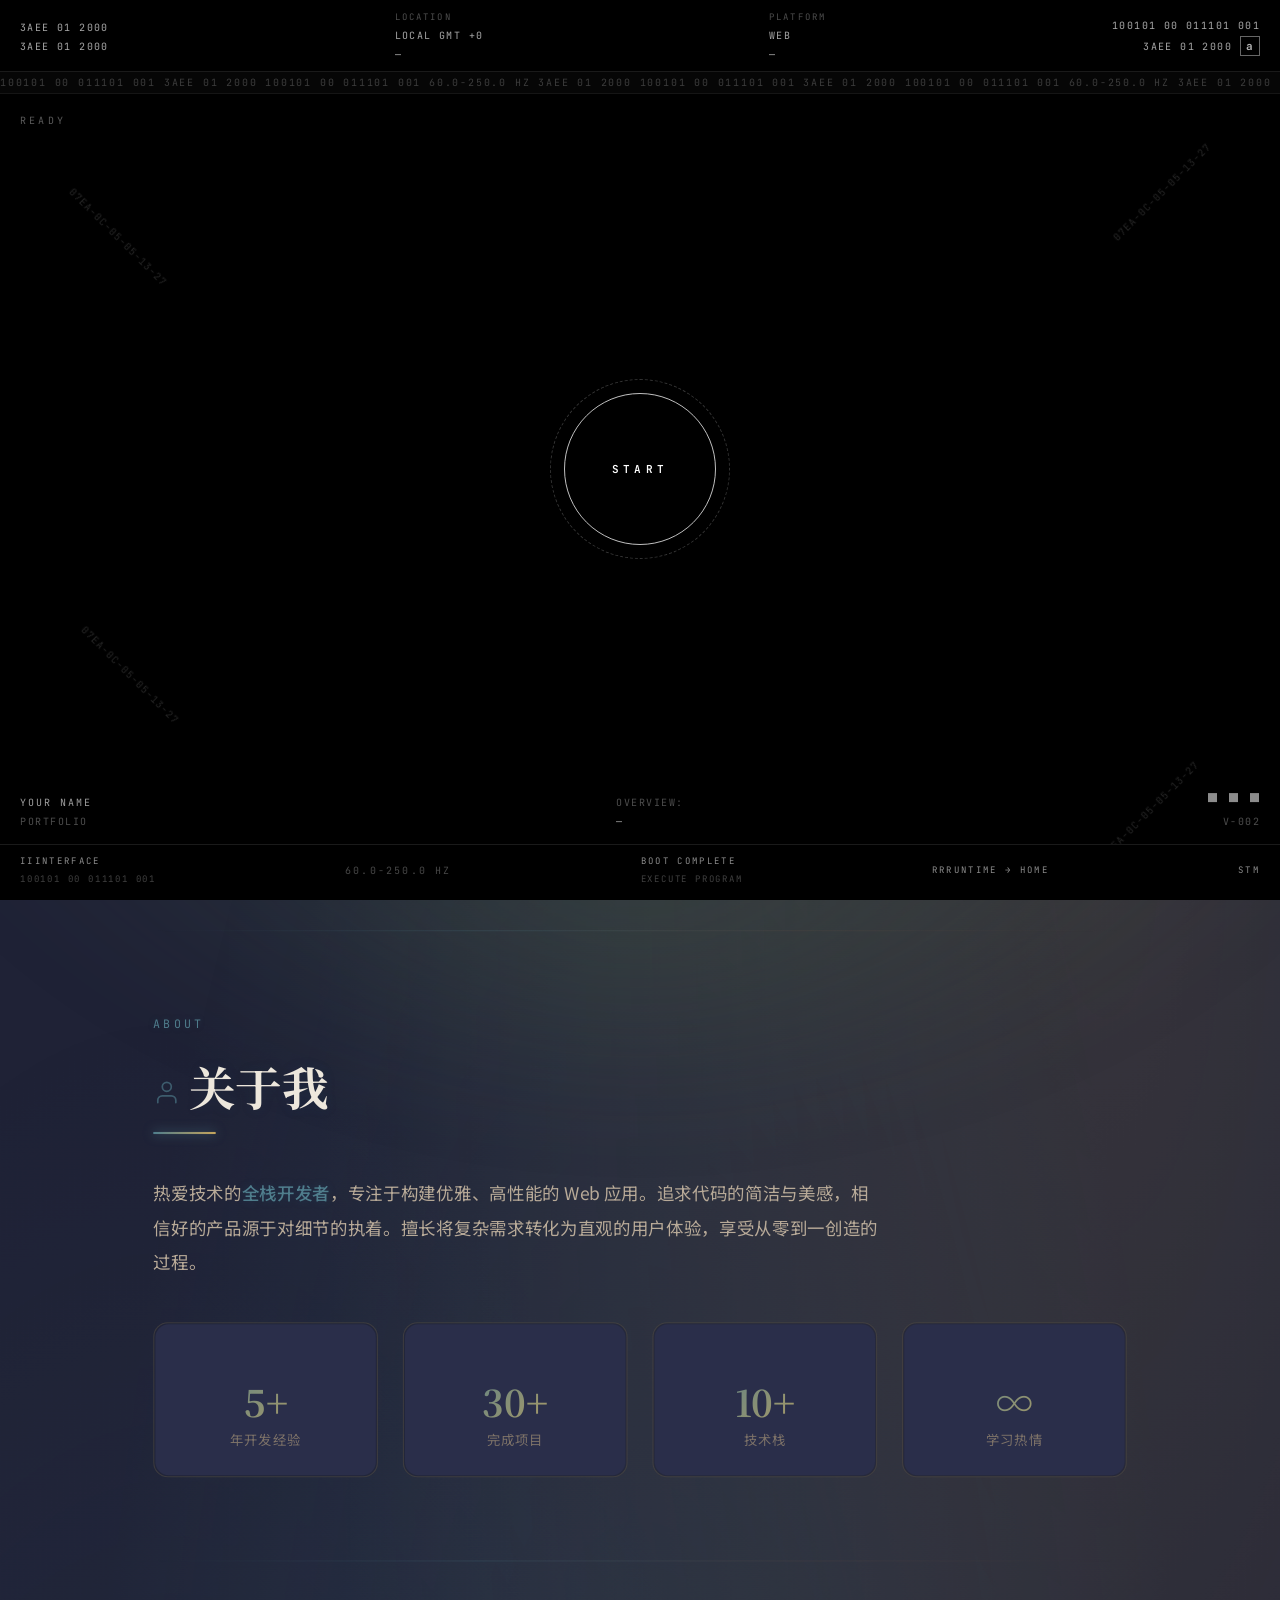
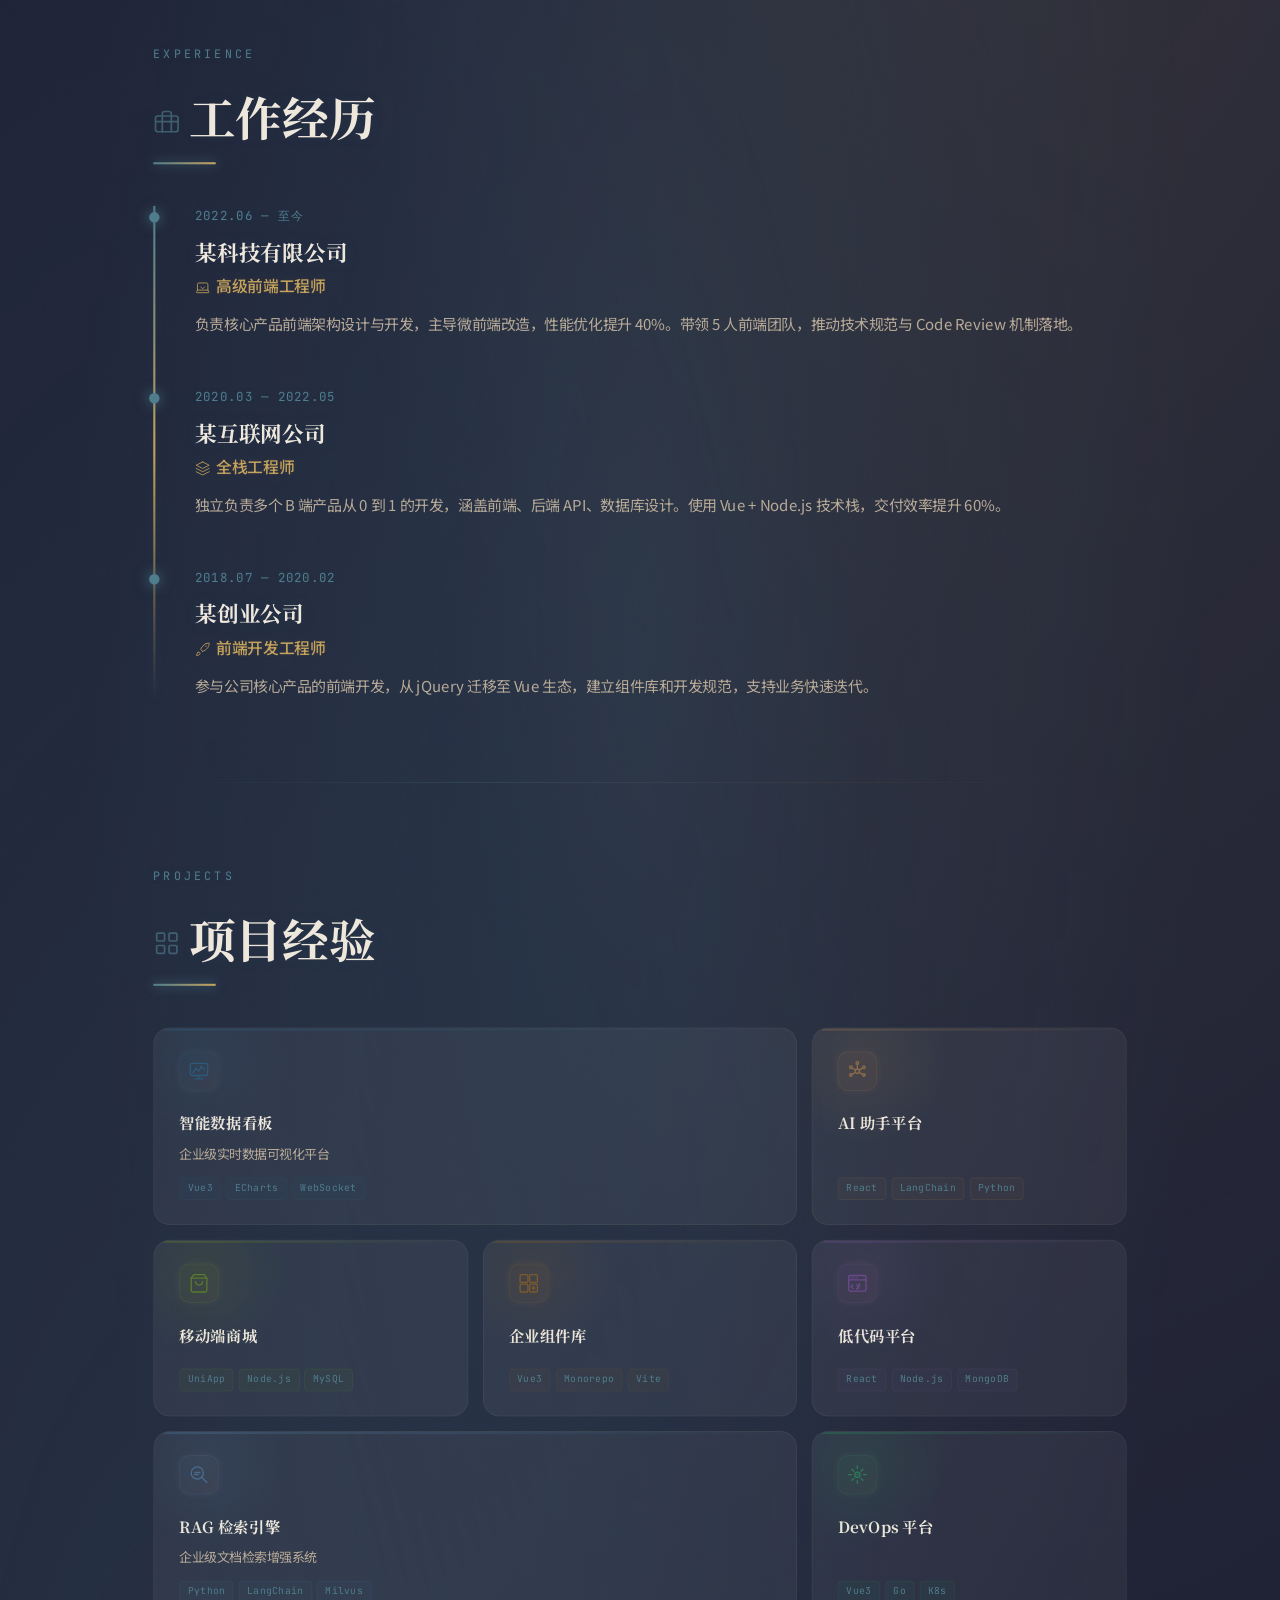
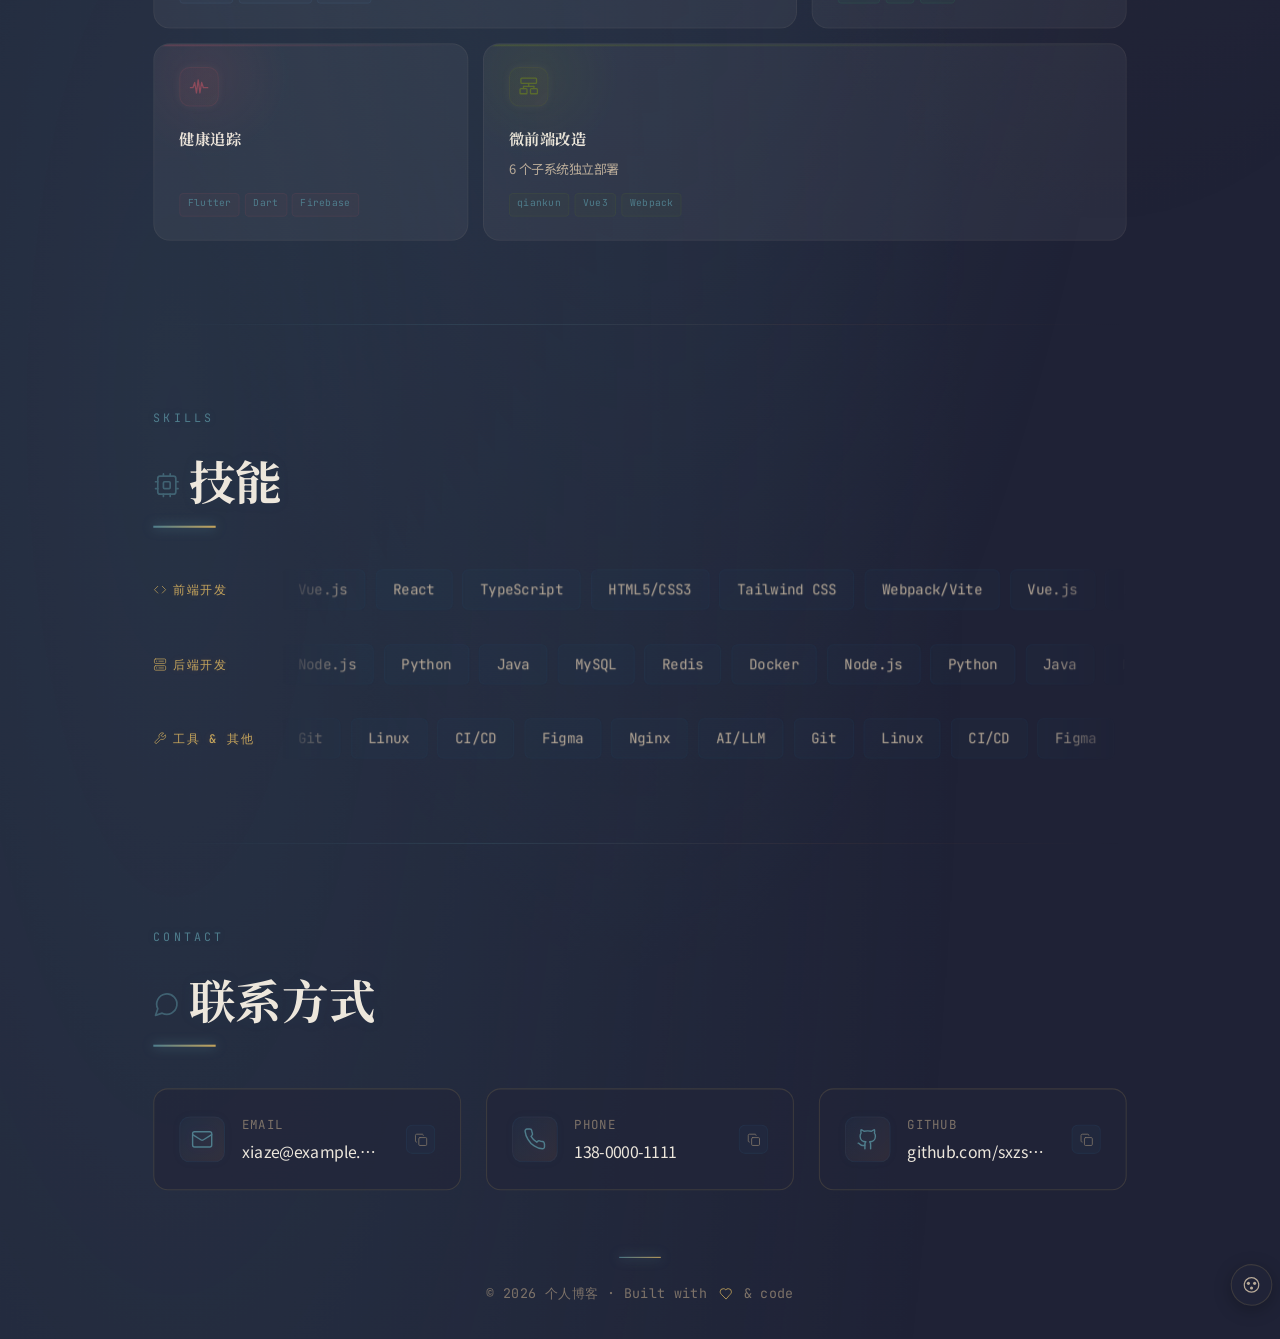
<file: test/index.html>
<!DOCTYPE html>
<html lang="zh-CN">
  <head>
    <meta charset="UTF-8" />
    <meta name="viewport" content="width=device-width, initial-scale=1.0" />
    <link rel="icon" type="image/svg+xml" href="./logo.svg" />
    <meta name="description" content="个人博客 - 个人简历 | 全栈工程师" />
    <meta property="og:title" content="个人博客 - 个人简历" />
    <meta property="og:description" content="全栈工程师，专注构建优雅高性能的Web应用" />
    <meta property="og:type" content="website" />
    <meta property="og:url" content="https://sxzseal.github.io/resume/" />
    <title>个人博客</title>
    <link rel="preconnect" href="https://fonts.googleapis.com" />
    <link rel="preconnect" href="https://fonts.gstatic.com" crossorigin />
    <link href="https://fonts.googleapis.com/css2?family=Noto+Serif+SC:wght@400;500;700;900&family=Noto+Sans+SC:wght@300;400;500;700&family=JetBrains+Mono:wght@400;500&family=Space+Grotesk:wght@300;400;500;700&display=swap" rel="stylesheet" />
    <script type="module" crossorigin src="./assets/resume-CGK6DavC.js"></script>
    <link rel="stylesheet" crossorigin href="./assets/resume-CrqxlAqz.css">
  <script>window.__TEMPLATE_CONFIG__ = {"tpl": "test", "sections": "hero,about,experience,projects,skills,contact,footer", "bgs": "starfield,flow,aurora", "intro": "boot-loader"};</script>
<script>const RESUME = {
  hero: {
    label: '// RESUME / CURRICULUM VITAE',
    name: '个人博客',
    titles: ['全栈工程师', '前端架构师', '技术探索者', '终身学习者'],
    cta: [
      { label: 'Explore', href: '#about', primary: true },
      { label: 'Contact', href: '#contact' }
    ]
  },

  about: {
    text: '热爱技术的<strong>全栈开发者</strong>，专注于构建优雅、高性能的 Web 应用。追求代码的简洁与美感，相信好的产品源于对细节的执着。擅长将复杂需求转化为直观的用户体验，享受从零到一创造的过程。',
    stats: [
      { count: 5,  label: '年开发经验', icon: 'clock' },
      { count: 30, label: '完成项目',   icon: 'folder' },
      { count: 10, label: '技术栈',     icon: 'cpu' },
      { display: '∞', label: '学习热情', icon: 'infinity' }
    ]
  },

  skills: [
    {
      title: '前端开发',
      icon: 'code',
      items: [
        { name: 'Vue.js',       level: 85 },
        { name: 'React',        level: 75 },
        { name: 'TypeScript',   level: 80 },
        { name: 'HTML5/CSS3',   level: 90 },
        { name: 'Tailwind CSS', level: 80 },
        { name: 'Webpack/Vite', level: 75 }
      ]
    },
    {
      title: '后端开发',
      icon: 'server',
      items: [
        { name: 'Node.js', level: 80 },
        { name: 'Python',  level: 70 },
        { name: 'Java',    level: 60 },
        { name: 'MySQL',   level: 75 },
        { name: 'Redis',   level: 65 },
        { name: 'Docker',  level: 70 }
      ]
    },
    {
      title: '工具 & 其他',
      icon: 'wrench',
      items: [
        { name: 'Git',    level: 85 },
        { name: 'Linux',  level: 75 },
        { name: 'CI/CD',  level: 70 },
        { name: 'Figma',  level: 60 },
        { name: 'Nginx',  level: 70 },
        { name: 'AI/LLM', level: 65 }
      ]
    }
  ],

  experience: [
    {
      period:   '2022.06 — 至今',
      company:  '某科技有限公司',
      role:     '高级前端工程师',
      roleIcon: 'laptop',
      desc:     '负责核心产品前端架构设计与开发，主导微前端改造，性能优化提升 40%。带领 5 人前端团队，推动技术规范与 Code Review 机制落地。'
    },
    {
      period:   '2020.03 — 2022.05',
      company:  '某互联网公司',
      role:     '全栈工程师',
      roleIcon: 'layers',
      desc:     '独立负责多个 B 端产品从 0 到 1 的开发，涵盖前端、后端 API、数据库设计。使用 Vue + Node.js 技术栈，交付效率提升 60%。'
    },
    {
      period:   '2018.07 — 2020.02',
      company:  '某创业公司',
      role:     '前端开发工程师',
      roleIcon: 'rocket',
      desc:     '参与公司核心产品的前端开发，从 jQuery 迁移至 Vue 生态，建立组件库和开发规范，支持业务快速迭代。'
    }
  ],

  projects: [
    {
      id: 'dashboard', icon: 'dashboard', name: '智能数据看板', desc: '企业级实时数据可视化平台',
      tech: ['Vue3', 'ECharts', 'WebSocket'], theme: '#2d5a7b', wide: true,
      details: {
        bg:     '项目内部数据分散在各系统，缺乏统一可视化入口。',
        arch:   'Vue3 + Composition API，ECharts 渲染引擎，WebSocket 实时推送，微前端集成旧系统模块。',
        role:   '前端架构设计与核心模块开发，性能优化（首屏 1.2s → 0.6s），拖拽布局引擎实现。',
        result: '日均 PV 10w+，决策效率提升 35%，获公司年度最佳技术项目奖。'
      }
    },
    {
      id: 'ai-assistant', icon: 'aiAssistant', name: 'AI 助手平台', desc: '基于大语言模型的智能对话平台',
      tech: ['React', 'LangChain', 'Python'], theme: '#8b6b4a',
      details: {
        bg:     '内部知识分散，员工重复咨询常见问题，HR/IT 部门负担重。',
        arch:   'React + TypeScript 前端，LangChain 编排对话链路，FAISS 向量检索，FastAPI 后端服务。',
        role:   '全栈开发，对话流程设计，知识库 RAG 链路搭建，工作流可视化编辑器实现。',
        result: '服务 200+ 内部员工，问题解决率 85%，HR 咨询量降低 40%。'
      }
    },
    {
      id: 'mall', icon: 'mall', name: '移动端商城', desc: '全栈开发的 B2C 商城',
      tech: ['UniApp', 'Node.js', 'MySQL'], theme: '#5a7b2d',
      details: {
        bg:     '公司线下销售占比过高，需开拓线上渠道，要求快速上线 MVP 版本。',
        arch:   'UniApp 跨端前端，Node.js + Koa 后端，MySQL 数据库，微信/支付宝支付接入。',
        role:   '独立全栈开发，从需求分析到上线部署，0→1 全程负责。',
        result: '3 个月上线 MVP，日活 5000+，月 GMV 破百万，获公司季度创新奖。'
      }
    },
    {
      id: 'component-lib', icon: 'componentLib', name: '企业组件库', desc: '跨业务线统一 UI 组件库',
      tech: ['Vue3', 'Monorepo', 'Vite'], theme: '#7b5a2d',
      details: {
        bg:     '多条产品线 UI 风格不统一，重复造轮子严重，开发效率低。',
        arch:   'Monorepo + pnpm workspace，Vue3 组件开发，Vite 构建，Storybook 文档站。',
        role:   '架构设计与核心组件开发，构建优化，文档站搭建，推广到各业务线。',
        result: '覆盖 8 条产品线，50+ 组件，开发效率提升 45%，UI 一致性评分从 60 → 92。'
      }
    },
    {
      id: 'lowcode', icon: 'lowcode', name: '低代码平台', desc: '可视化拖拽搭建 H5 营销页',
      tech: ['React', 'Node.js', 'MongoDB'], theme: '#6b4a8b',
      details: {
        bg:     '营销活动频繁，每次都需前端开发配合，排期紧张，上线周期长。',
        arch:   'React + DnD Kit 拖拽引擎，Node.js + MongoDB 后端，SSR 渲染，CDN 一键发布。',
        role:   '拖拽引擎核心开发，组件生态设计，SSR 渲染方案，发布流程自动化。',
        result: '运营自主上线率 80%，活动上线周期从 5 天缩短至 0.5 天，季度节省开发人力 200+ 人时。'
      }
    },
    {
      id: 'rag-engine', icon: 'ragEngine', name: 'RAG 检索引擎', desc: '企业级文档检索增强系统',
      tech: ['Python', 'LangChain', 'Milvus'], theme: '#4a6b8b', wide: true,
      details: {
        bg:     '企业文档量庞大，传统关键词搜索效果差，需要语义级智能检索。',
        arch:   'Python + LangChain，Milvus 向量数据库，BGE Embedding，多格式文档解析管线。',
        role:   '检索链路设计，文档解析与切分算法优化，混合检索策略（向量+关键词+重排）。',
        result: '检索准确率 92%，响应时间 < 800ms，接入 3 个业务系统，日均查询 5000+。'
      }
    },
    {
      id: 'devops', icon: 'devops', name: 'DevOps 平台', desc: '一站式研发效能平台',
      tech: ['Vue3', 'Go', 'K8s'], theme: '#2d7b5a',
      details: {
        bg:     '研发工具链分散，CI/CD 流程不统一，部署效率低，故障排查慢。',
        arch:   'Vue3 前端，Go 微服务后端，K8s 编排部署，GitLab/Jenkins API 集成。',
        role:   '前端开发 + CI/CD 流程编排，监控大盘，告警规则引擎实现。',
        result: '团队交付效率提升 50%，部署频率从周级 → 日级，MTTR 从 2h 降至 30min。'
      }
    },
    {
      id: 'health-app', icon: 'healthApp', name: '健康追踪', desc: '跨端健康管理应用',
      tech: ['Flutter', 'Dart', 'Firebase'], theme: '#8b4a5a',
      details: {
        bg:     '个人健康管理需求日益增长，市场上缺乏简洁好用的全平台健康追踪工具。',
        arch:   'Flutter 跨端开发，Dart 语言，Firebase 后端服务，HealthKit/Google Fit 接入。',
        role:   '独立开发，从产品设计到上线全流程负责。',
        result: 'App Store 4.8 评分，月活 1.2w，被健康类自媒体推荐 3 次。'
      }
    },
    {
      id: 'micro-frontend', icon: 'microFrontend', name: '微前端改造', desc: '6 个子系统独立部署',
      tech: ['qiankun', 'Vue3', 'Webpack'], theme: '#5a6b2d', wide: true,
      details: {
        bg:     '单体前端应用代码量 30w+，构建慢、发布耦合，一个模块出问题全站受影响。',
        arch:   'qiankun 微前端框架，Vue3 子应用，Webpack Module Federation 共享依赖。',
        role:   '微前端架构设计，子应用拆分策略，基座与子应用通信机制，灰度发布方案。',
        result: '6 个子系统独立部署，构建时间降低 70%，发布故障率降低 90%。'
      }
    }
  ],

  education: [
    { school: '某大学', major: '计算机科学与技术 · 本科', year: '2014 — 2018' }
  ],

  contact: [
    { icon: 'email',  label: 'Email',  value: 'xiaze@example.com',  copy: 'xiaze@example.com' },
    { icon: 'phone',  label: 'Phone',  value: '138-0000-1111',       copy: '138-0000-1111' },
    { icon: 'github', label: 'GitHub', value: 'github.com/sxzseal',  copy: 'https://github.com/sxzseal' },
  ],

  footer: '© 2026 个人博客 · Built with passion & code',

  philosophy: {
    statement: '我相信优秀的代码应该像好的文章一样清晰，好的产品应该像好的工具一样自然。技术的价值不在于复杂，而在于它能为人解决真实的问题。每一行代码都是一次思考，每一次交付都是一份承诺。',
    subtitle: '以匠心致代码，以产品致用户',
  },

  highlights: {
    items: [
      {
        icon: 'rocket',
        title: '架构设计',
        description: '主导过微前端、低代码平台、组件库等多个大型架构设计与落地',
      },
      {
        icon: 'cpu',
        title: '性能优化',
        description: '首屏加载提升 50%+，擅长前端性能分析与体验调优',
      },
      {
        icon: 'layers',
        title: '全栈能力',
        description: '前后端 + 数据库 + 部署，独立交付完整产品从 0 到 1',
      },
      {
        icon: 'code',
        title: '工程规范',
        description: '推动 Code Review、CI/CD、Monorepo 等工程化实践落地',
      },
      {
        icon: 'heart',
        title: '用户体验',
        description: '关注交互细节与动效设计，追求功能与美感的平衡',
      },
      {
        icon: 'terminal',
        title: 'AI 探索',
        description: 'RAG 检索引擎、AI 助手平台等大模型应用场景实践',
      },
    ],
  },

  textPressure: {
    title: '文字压力',
    text: 'BUILD THE FUTURE',
    subtitle: '移动鼠标感受文字的重量变化',
    pressureRadius: 300,
  },

  identity: {
    description: '我是一名热爱创造的全栈工程师，追求技术与设计的完美融合。相信代码不仅是工具，更是表达思想的方式。在每一个项目中，我都致力于找到优雅与效率的平衡点，用技术的力量为用户创造真正的价值。',
    tags: ['全栈开发', '架构设计', '性能优化', '用户体验', '开源探索', '终身学习'],
  },
};

// Convenience lookup for main.js
RESUME.projectDetails = {};
RESUME.projects.forEach(p => { RESUME.projectDetails[p.id] = p.details; });
window.RESUME = RESUME;

/* ── Render functions ── */

function renderHero() {
  const label = document.querySelector('.hero-label');
  const name  = document.querySelector('.hero-name');
  const cta   = document.querySelector('.hero-cta');
  if (label) label.innerHTML = `<span class="hero-label-icon">${ICONS.terminal}</span>${RESUME.hero.label}`;
  if (name)  name.textContent = RESUME.hero.name;
  if (cta) {
    cta.innerHTML = RESUME.hero.cta.map(c =>
      `<a href="${c.href}" class="btn-magnetic${c.primary ? ' btn-primary' : ''}">${c.label}</a>`
    ).join('');
  }
}

function renderAbout() {
  const section = document.getElementById('about');
  if (!section) return;
  const statsHTML = RESUME.about.stats.map(s => `
    <div class="stat-card">
      <div class="stat-icon">${ICONS[s.icon] || ''}</div>
      <div class="stat-number"${s.count != null ? ` data-count="${s.count}"` : ''}>${s.display != null ? s.display : '0'}</div>
      <div class="stat-label">${s.label}</div>
    </div>`).join('');
  section.innerHTML = `
    <div class="section-header"><span class="section-number">01</span><h2 class="section-title"><span class="section-title-icon">${ICONS.user}</span>关于我</h2></div>
    <p class="about-text">${RESUME.about.text}</p>
    <div class="about-stats">${statsHTML}</div>`;
}

function renderSkills() {
  const section = document.getElementById('skills');
  if (!section) return;
  const rowsHTML = RESUME.skills.map((cat, i) => {
    const tags = cat.items.map(s =>
      `<span class="skill-tag" data-level="${s.level}">${s.name}</span>`
    ).join('');
    const rev = i === 1 ? ' marquee-track--reverse' : '';
    return `
      <div class="marquee-row">
        <div class="marquee-label"><span class="marquee-label-icon">${ICONS[cat.icon] || ''}</span>${cat.title}</div>
        <div class="marquee-viewport">
          <div class="marquee-track${rev}">
            <div class="marquee-group">${tags}</div>
            <div class="marquee-group" aria-hidden="true">${tags}</div>
          </div>
        </div>
      </div>`;
  }).join('');
  section.innerHTML = `
    <div class="section-header"><span class="section-number">04</span><h2 class="section-title"><span class="section-title-icon">${ICONS.cpu}</span>技能</h2></div>
    <div class="skills-marquee">${rowsHTML}</div>`;
}

function renderExperience() {
  const section = document.getElementById('experience');
  if (!section) return;
  const timelineHTML = RESUME.experience.map(e => `
    <div class="timeline-item">
      <div class="timeline-period">${e.period}</div>
      <div class="timeline-company">${e.company}</div>
      <div class="timeline-role"><span class="role-icon">${ICONS[e.roleIcon] || ''}</span>${e.role}</div>
      <div class="timeline-desc">${e.desc}</div>
    </div>`).join('');
  section.innerHTML = `
    <div class="section-header"><span class="section-number">02</span><h2 class="section-title"><span class="section-title-icon">${ICONS.briefcase}</span>工作经历</h2></div>
    <div class="timeline">${timelineHTML}</div>`;
}

function renderProjects() {
  const section = document.getElementById('projects');
  if (!section) return;
  const cardsHTML = RESUME.projects.map(p => `
    <div class="bento-card${p.wide ? ' bento-card--wide' : ''}" data-project="${p.id}" data-theme="${p.theme}">
      <div class="bento-card__glow"></div>
      <div class="project-icon">${ICONS[p.icon] || p.icon}</div>
      <div class="project-name">${p.name}</div>
      <div class="project-desc">${p.desc}</div>
      <div class="project-tech">${p.tech.map(t => `<span>${t}</span>`).join('')}</div>
    </div>`).join('');
  section.innerHTML = `
    <div class="section-header"><span class="section-number">03</span><h2 class="section-title"><span class="section-title-icon">${ICONS.grid}</span>项目经验</h2></div>
    <div class="bento-grid" id="projectsBento">${cardsHTML}</div>`;
}

function renderContact() {
  const section = document.getElementById('contact');
  if (!section) return;
  const gridHTML = RESUME.contact.map(c => `
    <div class="contact-item"${c.copy ? ` data-copy="${c.copy}"` : ''}>
      <div class="contact-icon">${ICONS[c.icon] || c.icon}</div>
      <div><div class="contact-label">${c.label}</div><div class="contact-value">${c.value}</div></div>
      ${c.copy ? `<button class="copy-btn" title="复制"><span class="copy-icon">${ICONS.copy}</span><span class="check-icon">${ICONS.check}</span></button>` : ''}
    </div>`).join('');
  section.innerHTML = `
    <div class="section-header"><span class="section-number">05</span><h2 class="section-title"><span class="section-title-icon">${ICONS.messageCircle}</span>联系方式</h2></div>
    <div class="contact-grid">${gridHTML}</div>`;
}

function renderFooter() {
  const fp = document.querySelector('.footer p');
  if (fp) fp.innerHTML = `© 2026 个人博客 · Built with <span class="footer-heart">${ICONS.heart}</span> &amp; code`;
}

renderHero();
renderAbout();
renderSkills();
renderExperience();
renderProjects();
renderContact();
renderFooter();
</script>
</head>
  <body>
    <div id="root"></div>
  </body>
</html>
</file>
<file: dark-tech/assets/resume-CrqxlAqz.css>
@import "https://fonts.googleapis.com/css2?family=Space+Grotesk:wght@100..900&display=swap";@property --gradient-angle{syntax:"<angle>";inherits:false;initial-value:0deg}@property --aurora-hue1{syntax:"<number>";inherits:false;initial-value:280}@property --aurora-hue2{syntax:"<number>";inherits:false;initial-value:320}:root{--bg-deep:#1f2236;--bg-card:#22263ad1;--bg-card-solid:#2a2e4a;--accent-cyan:#4f7d8c;--accent-magenta:#c4a45c;--accent-violet:#7a9868;--text-primary:#ede7dc;--text-secondary:#b8aa98;--text-muted:#7d7268;--border:#4f7d8c38;--border-hover:#4f7d8c73;--glow-cyan:#4f7d8c2e;--glow-magenta:#c4a45c24;--gold:#c4a45c;--font-display:"Noto Serif SC","ZCOOL XiaoWei",serif;--font-body:"Noto Sans SC","Space Grotesk",sans-serif;--font-mono:"JetBrains Mono",monospace;--section-gap:5rem;--glass-bg:#22263aa6;--glass-border:#c4a45c2b;--glass-blur:16px;--aurora-color-1:#37606c;--aurora-color-2:#ae8c3d;--aurora-color-3:#5b784a}*,:before,:after{box-sizing:border-box;margin:0;padding:0}html{scroll-behavior:smooth;scrollbar-width:thin;scrollbar-color:var(--accent-cyan) var(--bg-deep)}::-webkit-scrollbar{width:6px}::-webkit-scrollbar-track{background:var(--bg-deep)}::-webkit-scrollbar-thumb{background:var(--accent-cyan);border-radius:3px}body{font-family:var(--font-body);background:var(--bg-deep);color:var(--text-primary);-webkit-font-smoothing:antialiased;line-height:1.7;overflow-x:hidden}body:before{content:"";pointer-events:none;z-index:9998;opacity:1;background-image:url("data:image/svg+xml,%3Csvg viewBox='0 0 512 512' xmlns='http://www.w3.org/2000/svg'%3E%3Cfilter id='n'%3E%3CfeTurbulence type='fractalNoise' baseFrequency='0.65' numOctaves='4' stitchTiles='stitch'/%3E%3CfeColorMatrix type='saturate' values='0'/%3E%3C/filter%3E%3Crect width='100%25' height='100%25' filter='url(%23n)' opacity='0.025'/%3E%3C/svg%3E");position:fixed;inset:0}.aurora{z-index:0;pointer-events:none;filter:blur(80px);opacity:.22;width:120%;height:60%;animation:15s ease-in-out infinite alternate auroraDrift;position:fixed;top:-30%;left:-10%}.aurora-band{border-radius:50%;width:100%;height:40%;position:absolute}.aurora-band:first-child{background:linear-gradient(90deg,transparent,var(--aurora-color-1),transparent);animation:8s ease-in-out infinite aw1;top:0}.aurora-band:nth-child(2){background:linear-gradient(90deg,transparent,var(--aurora-color-2),transparent);animation:10s ease-in-out infinite aw2;top:30%}.aurora-band:nth-child(3){background:linear-gradient(90deg,transparent,var(--aurora-color-3),transparent);animation:12s ease-in-out infinite aw3;top:50%}@keyframes auroraDrift{0%{transform:translate(-5%)rotate(-2deg)}to{transform:translate(5%)rotate(2deg)}}@keyframes aw1{0%,to{opacity:.6;transform:translate(-10%)scaleY(1)}50%{opacity:1;transform:translate(10%)scaleY(1.5)}}@keyframes aw2{0%,to{opacity:.5;transform:translate(5%)scaleY(1.2)}50%{opacity:.9;transform:translate(-8%)scaleY(.8)}}@keyframes aw3{0%,to{opacity:.4;transform:translate(-3%)scaleY(.8)}50%{opacity:.7;transform:translate(8%)scaleY(1.3)}}.gradient-mesh{z-index:0;pointer-events:none;background:radial-gradient(ellipse at 15% 80%,var(--glow-cyan) 0%,transparent 50%),radial-gradient(ellipse at 85% 20%,var(--glow-magenta) 0%,transparent 50%),radial-gradient(ellipse at 50% 50%,var(--glow-cyan) 0%,transparent 60%);animation:20s ease-in-out infinite alternate meshShift;position:fixed;inset:0}@keyframes meshShift{0%{--gradient-angle:0deg}50%{--gradient-angle:180deg}to{--gradient-angle:360deg}}#flow-canvas{z-index:0;pointer-events:none;opacity:.48;position:fixed;inset:0}.blob-container{z-index:0;pointer-events:none;position:fixed;inset:0;overflow:hidden}.blob{filter:blur(80px);opacity:.12;border-radius:50%;animation:25s ease-in-out infinite alternate blobMove;position:absolute}.blob:first-child{background:var(--accent-cyan);width:400px;height:400px;animation-duration:18s;top:10%;left:60%}.blob:nth-child(2){background:var(--accent-magenta);width:350px;height:350px;animation-duration:22s;animation-delay:-5s;top:50%;left:20%}.blob:nth-child(3){background:var(--accent-violet);width:300px;height:300px;animation-duration:25s;animation-delay:-10s;top:70%;left:70%}@keyframes blobMove{0%{transform:translate(0)scale(1)}33%{transform:translate(50px,-80px)scale(1.1)}66%{transform:translate(-30px,40px)scale(.9)}to{transform:translate(20px,-20px)scale(1.05)}}.content-wrapper{z-index:1;position:relative}.hero{flex-direction:column;justify-content:center;align-items:center;min-height:100vh;padding:2rem;display:flex;position:relative;overflow:hidden}.hero-content{text-align:center;z-index:2;max-width:800px;position:relative}.hero-label{font-family:var(--font-mono);letter-spacing:.4em;text-transform:uppercase;color:var(--accent-cyan);opacity:0;text-shadow:0 0 10px var(--accent-cyan),0 0 40px #2d5a7b4d;margin-bottom:2rem;font-size:.7rem;animation:.8s .3s forwards fadeUp}.hero-name{font-family:var(--font-display);color:#0000;background:linear-gradient(135deg,var(--accent-cyan),var(--accent-magenta),var(--accent-violet));opacity:0;filter:drop-shadow(0 0 30px #2d5a7b4d)drop-shadow(0 0 60px #c0785233);-webkit-background-clip:text;background-clip:text;margin-bottom:1.5rem;font-size:clamp(3rem,10vw,7rem);font-weight:900;line-height:1.1;animation:1.2s .5s forwards nameReveal}@keyframes nameReveal{0%{opacity:0;filter:blur(12px);transform:translateY(40px)scale(.9)}to{opacity:1;filter:blur();transform:translateY(0)scale(1)}}.hero-title{font-family:var(--font-body);color:var(--text-secondary);letter-spacing:.08em;opacity:0;margin-bottom:2.5rem;font-size:clamp(1rem,2.5vw,1.4rem);font-weight:300;animation:.8s .8s forwards fadeUp}.typed-text{border-right:2px solid var(--accent-cyan);text-shadow:0 0 8px #2d5a7b80;animation:1s step-end infinite cursorBlink}@keyframes cursorBlink{50%{border-color:#0000}}.hero-cta{opacity:0;justify-content:center;gap:1rem;animation:.8s 1s forwards fadeUp;display:flex}.btn-magnetic{font-family:var(--font-mono);letter-spacing:.15em;text-transform:uppercase;border:1px solid var(--accent-cyan);color:var(--accent-cyan);cursor:pointer;background:0 0;align-items:center;padding:.85rem 2.2rem;font-size:.8rem;text-decoration:none;transition:box-shadow .3s;display:inline-flex;position:relative;overflow:hidden}.btn-magnetic:before{content:"";background:linear-gradient(90deg,#0000,#2d5a7b26,#0000);width:100%;height:100%;transition:left .5s;position:absolute;top:0;left:-100%}.btn-magnetic:hover:before{left:100%}.btn-magnetic:hover{box-shadow:0 0 25px var(--glow-cyan),0 0 50px #2d5a7b1a,inset 0 0 25px #2d5a7b0d;background:#2d5a7b0d}.btn-magnetic.btn-primary{border-color:var(--accent-magenta);background:linear-gradient(135deg,#2d5a7b26,#c0785226)}.btn-magnetic.btn-primary:hover{box-shadow:0 0 30px var(--glow-cyan),0 0 60px var(--glow-magenta);background:linear-gradient(135deg,#2d5a7b40,#c0785240)}.hero-scroll{z-index:2;color:var(--text-muted);font-family:var(--font-mono);letter-spacing:.25em;text-transform:uppercase;cursor:pointer;opacity:0;flex-direction:column;align-items:center;gap:.5rem;font-size:.6rem;animation:.8s 1.2s forwards fadeUp;display:flex;position:absolute;bottom:3rem;left:50%;transform:translate(-50%)}.scroll-line{background:linear-gradient(to bottom,var(--accent-cyan),transparent);width:1px;height:40px;animation:2s ease-in-out infinite scrollPulse}@keyframes scrollPulse{0%,to{opacity:.3;transform:scaleY(.6)}50%{opacity:1;transform:scaleY(1)}}@keyframes fadeUp{to{opacity:1;transform:translateY(0)}}.section{opacity:0;max-width:1000px;margin:0 auto;padding:0 2rem;transition:opacity .8s,transform .8s;transform:translateY(40px)}.section.visible{opacity:1;transform:translateY(0)}.section-header{margin-bottom:3rem;position:relative}.section-number{font-family:var(--font-mono);letter-spacing:.25em;color:var(--accent-cyan);text-shadow:0 0 6px #2d5a7b40;margin-bottom:.75rem;font-size:.7rem;display:block}.section-title{font-family:var(--font-display);color:var(--text-primary);text-shadow:0 0 12px #2d5a7b1f;font-size:clamp(1.8rem,5vw,2.8rem);font-weight:700;display:inline-block;position:relative}.section-title:after{content:"";background:linear-gradient(to right,var(--accent-cyan),var(--accent-magenta));width:60px;height:2px;box-shadow:0 0 10px var(--accent-cyan);position:absolute;bottom:-8px;left:0}.section-divider{background:linear-gradient(to right,transparent,var(--border),#c0785214,transparent);width:100%;height:1px;margin:var(--section-gap) 0}.about-text{color:var(--text-secondary);max-width:700px;font-size:1.05rem;line-height:2}.about-text strong{color:var(--accent-cyan);text-shadow:0 0 8px #2d5a7b4d;font-weight:500}.about-stats{grid-template-columns:repeat(auto-fit,minmax(160px,1fr));gap:1.5rem;margin-top:2.5rem;display:grid}.stat-card{background:var(--glass-bg);-webkit-backdrop-filter:blur(var(--glass-blur));border:1px solid var(--glass-border);text-align:center;border-radius:14px;padding:1.5rem;transition:all .4s;position:relative;overflow:hidden}.stat-card:before{content:"";background:linear-gradient(135deg,var(--accent-cyan),var(--accent-magenta));-webkit-mask-composite:xor;opacity:0;border-radius:14px;padding:1px;transition:opacity .4s;position:absolute;inset:0;-webkit-mask-image:linear-gradient(#fff 0 0),linear-gradient(#fff 0 0);mask-image:linear-gradient(#fff 0 0),linear-gradient(#fff 0 0);-webkit-mask-position:0 0,0 0;mask-position:0 0,0 0;-webkit-mask-size:auto,auto;mask-size:auto,auto;-webkit-mask-repeat:repeat,repeat;mask-repeat:repeat,repeat;-webkit-mask-clip:content-box,border-box;mask-clip:content-box,border-box;-webkit-mask-origin:content-box,border-box;mask-origin:content-box,border-box;-webkit-mask-composite:xor;mask-composite:exclude;-webkit-mask-source-type:auto,auto;mask-mode:match-source,match-source}.stat-card:after{content:"";background:var(--bg-card-solid);z-index:0;border-radius:13px;position:absolute;inset:1px}.stat-card:hover:before{opacity:.5}.stat-card:hover{transform:translateY(-4px);box-shadow:0 8px 30px #2d5a7b1a,0 0 15px #c0785214}.stat-number,.stat-label{z-index:1;position:relative}.stat-number{font-family:var(--font-display);background:linear-gradient(135deg,var(--accent-cyan),var(--accent-magenta));color:#0000;-webkit-background-clip:text;background-clip:text;font-size:2.2rem;font-weight:700;line-height:1.2}.stat-label{color:var(--text-muted);letter-spacing:.05em;margin-top:.3rem;font-size:.8rem}.skills-grid{grid-template-columns:repeat(auto-fit,minmax(280px,1fr));gap:2rem;display:grid}.skill-category{background:var(--glass-bg);-webkit-backdrop-filter:blur(var(--glass-blur));border:1px solid var(--glass-border);border-radius:16px;padding:1.5rem;transition:all .3s}.skill-category:hover{box-shadow:0 0 30px var(--glow-cyan);border-color:#2d5a7b33}.skill-category h3{font-family:var(--font-mono);color:var(--accent-magenta);letter-spacing:.12em;text-transform:uppercase;text-shadow:0 0 6px #c0785233;margin-bottom:1.2rem;font-size:.8rem;font-weight:500}.skill-tags{flex-wrap:wrap;gap:.6rem;display:flex}.skill-tag{color:var(--text-secondary);font-size:.85rem;font-family:var(--font-mono);cursor:default;white-space:nowrap;background:#2d5a7b0f;border:1px solid #2d5a7b1f;border-radius:6px;padding:.45rem 1rem;font-weight:400;transition:color .2s,border-color .2s,background .2s}.skill-tag:hover{color:var(--accent-cyan);background:#2d5a7b14;border-color:#2d5a7b4d}.skills-marquee{flex-direction:column;gap:2rem;display:flex}.marquee-row{align-items:center;gap:1.5rem;display:flex}.marquee-label{font-family:var(--font-mono);color:var(--accent-magenta);letter-spacing:.12em;text-transform:uppercase;text-shadow:0 0 6px #c0785233;flex-shrink:0;align-items:center;gap:.35rem;width:98px;font-size:.72rem;font-weight:500;display:flex}.marquee-viewport{flex:1;overflow:hidden;-webkit-mask:linear-gradient(90deg,#0000,#000 10% 90%,#0000);mask:linear-gradient(90deg,#0000,#000 10% 90%,#0000)}.marquee-track{will-change:transform;width:max-content;display:flex}.marquee-group{flex-shrink:0;gap:.6rem;padding-right:.6rem;display:flex}@keyframes marqueeScroll{0%{transform:translate(0,0)}to{transform:translate3d(calc(-1 * var(--g-w)),0,0)}}@keyframes marqueeScrollRev{0%{transform:translate3d(calc(-1 * var(--g-w)),0,0)}to{transform:translate(0,0)}}.timeline{padding-left:2.5rem;position:relative}.timeline:before{content:"";background:linear-gradient(to bottom,var(--accent-cyan),var(--accent-magenta),transparent);width:2px;box-shadow:0 0 8px var(--glow-cyan);position:absolute;top:0;bottom:0;left:0}.timeline-item{opacity:0;margin-bottom:3rem;transition:all .6s;position:relative;transform:translate(-20px)}.timeline-item.visible{opacity:1;transform:translate(0)}.timeline-item:before{content:"";background:var(--accent-cyan);width:10px;height:10px;box-shadow:0 0 12px var(--accent-cyan),0 0 24px var(--glow-cyan);border-radius:50%;position:absolute;top:6px;left:-2.5rem;transform:translate(-4px)}.timeline-period{font-family:var(--font-mono);color:var(--accent-cyan);letter-spacing:.08em;text-shadow:0 0 4px #2d5a7b33;margin-bottom:.4rem;font-size:.75rem}.timeline-company{font-family:var(--font-display);color:var(--text-primary);text-shadow:0 0 15px #2d5a7b33;margin-bottom:.15rem;font-size:1.3rem;font-weight:700}.timeline-role{color:var(--accent-magenta);text-shadow:0 0 4px #c0785226;margin-bottom:.6rem;font-size:.95rem;font-weight:500}.timeline-desc{color:var(--text-secondary);font-size:.9rem;line-height:1.8}.project-card{-webkit-backdrop-filter:blur(var(--glass-blur));cursor:pointer;background:#f0ebe10a;border:1px solid #d4b8960f;border-radius:12px;padding:1.2rem;transition:all .4s cubic-bezier(.16,1,.3,1);position:relative;overflow:hidden}.project-card:before{content:"";background:linear-gradient(to right,var(--accent-cyan),var(--accent-magenta),var(--accent-violet));opacity:.4;width:100%;height:3px;transition:opacity .3s;position:absolute;top:0;left:0}.project-card:hover:before{opacity:1}.project-card:after{content:"";opacity:0;pointer-events:none;background:radial-gradient(circle,#2d5a7b1f 0%,#0000 70%);border-radius:50%;width:60px;height:60px;transition:all .5s;position:absolute;top:10px;left:10px}.project-card:hover:after{opacity:1;transform:scale(2.5)}.project-icon{background:#d4b89614;border:1px solid #d4b8961f;border-radius:8px;justify-content:center;align-items:center;width:36px;height:36px;margin-bottom:.6rem;font-size:1.2rem;display:inline-flex;box-shadow:0 0 8px #d4b89614}.project-name{font-family:var(--font-display);color:var(--text-primary);margin-bottom:.3rem;font-size:.95rem;font-weight:700}.project-desc{display:none}.project-tech{flex-wrap:wrap;gap:.3rem;display:flex}.project-tech span{font-family:var(--font-mono);color:var(--accent-violet);background:#b5a64214;border:1px solid #b5a6421a;border-radius:3px;padding:.15rem .45rem;font-size:.65rem}.project-detail-label{font-family:var(--font-mono);color:var(--accent-cyan);letter-spacing:.1em;text-transform:uppercase;margin-top:.6rem;margin-bottom:.3rem;font-size:.7rem}.project-detail-text{color:var(--text-secondary);font-size:.85rem;line-height:1.7}.bento-grid{grid-template-columns:repeat(3,1fr);gap:14px;margin:2rem 0;display:grid}.bento-card{-webkit-backdrop-filter:blur(14px);cursor:pointer;opacity:0;background:#ffffff0d;border:1px solid #d4b89612;border-radius:16px;flex-direction:column;gap:.5rem;min-height:170px;padding:1.4rem 1.5rem;transition:opacity .55s,transform .55s cubic-bezier(.16,1,.3,1),border-color .3s,box-shadow .3s;display:flex;position:relative;overflow:hidden;transform:translateY(24px)}.bento-card.visible{opacity:1;transform:translateY(0)}.bento-card.visible:hover{box-shadow:0 16px 48px #0000004d,0 0 28px rgba(var(--card-theme-rgb),.12);border-color:#d4b89638;transition-duration:.25s;transform:translateY(-4px)scale(1.016)}.bento-card:before{content:"";background:linear-gradient(to right,rgb(var(--card-theme-rgb)),transparent);opacity:.45;height:2px;transition:opacity .3s;position:absolute;top:0;left:0;right:0}.bento-card.visible:hover:before{opacity:1}.bento-card *{cursor:pointer}.bento-card__glow{background:radial-gradient(circle,rgba(var(--card-theme-rgb),.16) 0%,transparent 70%);pointer-events:none;border-radius:50%;width:160px;height:160px;transition:transform .35s,opacity .35s;position:absolute;top:-50px;left:-30px}.bento-card.visible:hover .bento-card__glow{opacity:1.3;transform:scale(1.5)}.bento-card--wide{grid-column:span 2;min-height:180px}.bento-card .project-icon{background:linear-gradient(135deg,rgba(var(--card-theme-rgb),.1),#c0785212);border:1px solid rgba(var(--card-theme-rgb),.2);border-radius:10px;flex-shrink:0;justify-content:center;align-items:center;width:38px;height:38px;font-size:1.1rem;display:flex}.bento-card .project-name{font-family:var(--font-display);color:var(--text-primary);margin:0;font-size:.92rem;font-weight:700}.bento-card .project-desc{color:var(--text-secondary);margin:0;font-size:.78rem;line-height:1.55;display:none}.bento-card--wide .project-desc{display:block}.bento-card .project-tech{flex-wrap:wrap;gap:.3rem;margin-top:auto;padding-top:.3rem;display:flex}.bento-card .project-tech span{font-family:var(--font-mono);background:rgba(var(--card-theme-rgb),.08);border:1px solid rgba(var(--card-theme-rgb),.15);color:var(--accent-cyan);border-radius:4px;padding:.15rem .45rem;font-size:.58rem}@media (width<=768px){.bento-grid{grid-template-columns:1fr 1fr}.bento-card--wide{grid-column:span 2}}@media (width<=480px){.bento-grid{grid-template-columns:1fr}.bento-card--wide{grid-column:span 1}}body.detail-mode{overflow:hidden}.detail-overlay{z-index:100;opacity:0;pointer-events:none;background:#00000061;transition:opacity .38s;position:fixed;inset:0}body.detail-mode .detail-overlay{opacity:1;pointer-events:auto}.detail-card-clone{z-index:101;background:var(--bg-card);-webkit-backdrop-filter:blur(32px)saturate(1.4);border-left:1px solid var(--glass-border);will-change:transform;pointer-events:none;flex-direction:column;width:min(760px,92vw);height:100vh;transition:transform .52s cubic-bezier(.16,1,.3,1);display:flex;position:fixed;top:0;right:0;transform:translate(100%)}body.detail-mode .detail-card-clone{pointer-events:auto;box-shadow:-1px 0 0 rgba(var(--drawer-theme-rgb,58,109,145),.22),-32px 0 80px #0006;transform:translate(0)}.detail-card-clone:before{content:"";background:linear-gradient(to bottom,transparent,rgba(var(--drawer-theme-rgb,58,109,145),.5) 25%,rgba(var(--drawer-theme-rgb,58,109,145),.5) 75%,transparent);opacity:0;pointer-events:none;z-index:2;width:1px;height:70%;transition:opacity .5s .28s;position:absolute;top:15%;left:0}body.detail-mode .detail-card-clone:before{opacity:1}.detail-close{z-index:10;background:var(--glass-bg);border:1px solid var(--glass-border);width:34px;height:34px;color:var(--text-muted);cursor:pointer;border-radius:7px;justify-content:center;align-items:center;font-size:.78rem;transition:color .18s,background .18s,border-color .18s;display:flex;position:absolute;top:1.3rem;right:1.3rem}.detail-close:hover{color:var(--text-primary);border-color:var(--border-hover);background:var(--bg-card)}.drawer-header{z-index:1;border-bottom:1px solid var(--glass-border);flex-shrink:0;padding:3rem 2.5rem 2rem;position:relative;overflow:hidden}.drawer-header:before{content:"";background:radial-gradient(ellipse 90% 130% at -5% -10%,rgba(var(--drawer-theme-rgb,58,109,145),.12) 0%,transparent 60%);pointer-events:none;position:absolute;inset:0}.drawer-header-content{z-index:1;position:relative}.drawer-header .project-name{font-family:var(--font-display);color:var(--text-primary);letter-spacing:-.015em;opacity:0;margin-bottom:.45rem;font-size:1.75rem;font-weight:700;animation:.42s cubic-bezier(.16,1,.3,1) .18s forwards drawerFadeUp;transform:translateY(12px)}.drawer-header .project-desc{color:var(--text-secondary);opacity:0;margin-bottom:1.1rem;font-size:.88rem;line-height:1.72;animation:.42s cubic-bezier(.16,1,.3,1) .25s forwards drawerFadeUp;display:block;transform:translateY(10px)}.drawer-header .project-tech{opacity:0;flex-wrap:wrap;gap:.38rem;animation:.42s cubic-bezier(.16,1,.3,1) .31s forwards drawerFadeUp;display:flex;transform:translateY(8px)}.drawer-header .project-tech span{font-family:var(--font-mono);background:rgba(var(--drawer-theme-rgb,58,109,145),.1);border:1px solid rgba(var(--drawer-theme-rgb,58,109,145),.22);color:rgb(var(--drawer-theme-rgb,58,109,145));letter-spacing:.03em;border-radius:4px;padding:.22rem .58rem;font-size:.66rem}@keyframes drawerFadeUp{to{opacity:1;transform:translateY(0)}}.drawer-body{scrollbar-width:thin;scrollbar-color:var(--glass-border) transparent;z-index:1;flex:1;min-height:0;padding:1.6rem 2.5rem 3rem;position:relative;overflow:hidden auto}.drawer-body::-webkit-scrollbar{width:3px}.drawer-body::-webkit-scrollbar-track{background:0 0}.drawer-body::-webkit-scrollbar-thumb{background:var(--glass-border);border-radius:2px}.detail-section{border-top:1px solid var(--glass-border);opacity:0;padding:1.5rem 0;animation:.4s cubic-bezier(.16,1,.3,1) forwards drawerFadeUp;transform:translateY(10px)}.detail-section:first-child{border-top:none;padding-top:0}.detail-section:first-child{animation-delay:.38s}.detail-section:nth-child(2){animation-delay:.46s}.detail-section:nth-child(3){animation-delay:.54s}.detail-section:nth-child(4){animation-delay:.62s}.detail-section-title{font-family:var(--font-mono);color:var(--text-muted);letter-spacing:.13em;text-transform:uppercase;align-items:center;gap:.55rem;margin-bottom:.6rem;font-size:.65rem;display:flex}.detail-section-title:before{content:"";background:rgb(var(--drawer-theme-rgb,58,109,145));opacity:.8;border-radius:50%;flex-shrink:0;width:4px;height:4px;display:inline-block}.detail-section-content{color:var(--text-secondary);font-size:.9rem;line-height:1.9}.detail-particles{z-index:99;pointer-events:none;position:fixed;inset:0}@media (width<=768px){.detail-card-clone{border-left:none;width:100vw}.drawer-header{padding:2.5rem 1.5rem 1.5rem}.drawer-body{padding:1.4rem 1.5rem 2.5rem}}.education-list{flex-direction:column;gap:1.5rem;display:flex}.edu-item{background:var(--glass-bg);-webkit-backdrop-filter:blur(var(--glass-blur));border:1px solid var(--glass-border);border-radius:14px;justify-content:space-between;align-items:center;padding:1.5rem 2rem;transition:all .3s;display:flex}.edu-item:hover{box-shadow:0 0 25px var(--glow-cyan);border-color:#2d5a7b33;transform:translate(8px)}.edu-school{font-family:var(--font-display);color:var(--text-primary);text-shadow:0 0 10px #2d5a7b33;font-size:1.1rem;font-weight:700}.edu-major{color:var(--accent-cyan);margin-top:.2rem;font-size:.9rem}.edu-year{font-family:var(--font-mono);color:var(--text-muted);font-size:.8rem}.contact-grid{grid-template-columns:repeat(auto-fit,minmax(220px,1fr));gap:1.5rem;display:grid}.contact-item{background:var(--glass-bg);-webkit-backdrop-filter:blur(var(--glass-blur));border:1px solid var(--glass-border);color:inherit;cursor:pointer;border-radius:14px;align-items:center;gap:1rem;padding:1.5rem;text-decoration:none;transition:all .3s;display:flex}.contact-icon{filter:drop-shadow(0 0 4px #2d5a7b33);background:linear-gradient(135deg,#2d5a7b1a,#c078521a);border:1px solid #2d5a7b26;border-radius:10px;flex-shrink:0;justify-content:center;align-items:center;width:44px;height:44px;font-size:1.2rem;display:flex}.contact-text{flex:1;min-width:0}.contact-label{color:var(--text-muted);letter-spacing:.08em;text-transform:uppercase;font-size:.75rem;font-family:var(--font-mono)}.contact-value{color:var(--text-primary);text-overflow:ellipsis;white-space:nowrap;margin-top:.15rem;font-size:.95rem;overflow:hidden}.copy-btn{cursor:pointer;width:28px;height:28px;color:var(--text-muted);background:#2d5a7b14;border:1px solid #2d5a7b26;border-radius:6px;flex-shrink:0;justify-content:center;align-items:center;margin-left:8px;transition:all .25s;display:inline-flex}.copy-btn:hover{color:var(--accent-cyan);border-color:var(--accent-cyan);background:#2d5a7b1f}.copy-btn.copied{color:#4ade80;background:#4ade8014;border-color:#4ade804d}.copy-icon,.check-icon{pointer-events:none;justify-content:center;align-items:center;display:flex}.copy-icon svg,.check-icon svg{width:13px;height:13px}.check-icon,.copy-btn.copied .copy-icon{display:none}.copy-btn.copied .check-icon{color:#4ade80;display:flex}.toast{background:var(--bg-card-solid);font-family:var(--font-mono);color:var(--accent-cyan);opacity:0;z-index:9999;pointer-events:none;border:1px solid #2d5a7b33;border-radius:10px;padding:.7rem 1.4rem;font-size:.8rem;transition:all .4s cubic-bezier(.16,1,.3,1);position:fixed;top:2rem;left:50%;transform:translate(-50%)translateY(-20px);box-shadow:0 8px 30px #0006,0 0 15px #2d5a7b1a}.toast.show{opacity:1;transform:translate(-50%)translateY(0)}.ripple{pointer-events:none;background:#2d5a7b40;border-radius:50%;animation:.6s ease-out forwards rippleAnim;position:absolute;transform:scale(0)}@keyframes rippleAnim{to{opacity:0;transform:scale(4)}}.stat-number[data-count]{transition:none}.footer{text-align:center;color:var(--text-muted);font-size:.8rem;font-family:var(--font-mono);padding:4rem 2rem 2rem}.footer-line{background:linear-gradient(to right,var(--accent-cyan),var(--accent-magenta));width:40px;height:1px;box-shadow:0 0 10px var(--accent-cyan);margin:0 auto 1.5rem}.footer-heart{vertical-align:middle;color:var(--accent-magenta);margin:0 .2rem;display:inline-flex;position:relative;top:-1px}.footer-heart svg{width:13px;height:13px}.section-title-icon{vertical-align:middle;width:26px;height:26px;color:var(--accent-cyan);opacity:.65;margin-right:.5rem;display:inline-flex;position:relative;top:-2px}.section-title-icon svg{width:26px;height:26px}.hero-label-icon{vertical-align:middle;opacity:.8;width:14px;height:14px;margin-right:.5rem;display:inline-flex;position:relative;top:-1px}.hero-label-icon svg{width:14px;height:14px}.bento-card .project-icon svg,.project-icon svg{width:20px;height:20px;color:rgb(var(--card-theme-rgb,58,109,145));display:block}.contact-icon svg{width:22px;height:22px;color:var(--accent-cyan)}.marquee-label-icon{opacity:.85;flex-shrink:0;width:13px;height:13px;display:inline-flex}.marquee-label-icon svg{width:13px;height:13px}.stat-icon{color:var(--accent-cyan);opacity:.7;justify-content:center;margin-bottom:.5rem;display:flex}.stat-icon svg{width:22px;height:22px}.role-icon{vertical-align:middle;width:15px;height:15px;color:var(--accent-magenta);opacity:.85;margin-right:.35rem;display:inline-flex;position:relative;top:-1px}.role-icon svg{width:15px;height:15px}.cursor-glow{background:radial-gradient(circle,var(--glow-cyan) 0%,transparent 70%);pointer-events:none;z-index:0;border-radius:50%;width:300px;height:300px;transition:opacity .3s;position:fixed;transform:translate(-50%,-50%)}@media (prefers-reduced-motion:reduce){*,:before,:after{transition-duration:.01ms!important;animation-duration:.01ms!important;animation-iteration-count:1!important}.hero-name,.hero-label,.hero-title,.hero-scroll,.hero-cta{opacity:1;filter:none;transform:none}.typed-text{border-right:none;animation:none}.section,.timeline-item{opacity:1;transform:none}.aurora,.blob,.starfield,.gradient-mesh{animation:none}#flow-canvas{display:none}.marquee-track{animation:none!important}}@media (width<=768px){:root{--section-gap:4rem}.section{padding:0 1.2rem}.about-stats{grid-template-columns:repeat(2,1fr)}.skills-grid{grid-template-columns:1fr}.marquee-card{flex:0 0 240px;min-width:240px}.marquee-label{width:60px;font-size:.6rem}.edu-item{flex-direction:column;align-items:flex-start;gap:.5rem}.contact-grid{grid-template-columns:1fr}.timeline{padding-left:2rem}.timeline-item:before{left:-2rem}#flow-canvas{opacity:.2}.aurora{opacity:.12}.blob{opacity:.08}.gradient-mesh{opacity:.6}}@media (width<=480px){.about-stats{grid-template-columns:1fr 1fr;gap:1rem}.stat-card{padding:1rem}.stat-number{font-size:1.8rem}.hero-cta{flex-direction:column;align-items:center}#three-container,#flow-canvas{display:none}}.parallax-layer,.parallax-shape,.parallax-glow{will-change:transform}.parallax-scene{pointer-events:none;z-index:1;perspective:1200px;perspective-origin:50%;position:absolute;inset:0;overflow:hidden}.parallax-layer{transform-style:preserve-3d;pointer-events:none;position:absolute;inset:0}.parallax-layer[data-depth="0.03"]{z-index:1}.parallax-layer[data-depth="0.06"]{z-index:2}.parallax-layer[data-depth="0.1"]{z-index:3}.parallax-layer[data-depth="0.15"]{z-index:4}.parallax-layer[data-depth="0.22"]{z-index:5}.parallax-shape{opacity:0;pointer-events:none;border-radius:50%;animation:1.5s ease-out forwards pxFadeIn;position:absolute}.parallax-shape:first-child{animation-delay:.1s}.parallax-shape:nth-child(2){animation-delay:.25s}.parallax-shape:nth-child(3){animation-delay:.4s}.parallax-shape:nth-child(4){animation-delay:.55s}.parallax-shape:nth-child(5){animation-delay:.7s}.parallax-shape:nth-child(6){animation-delay:.85s}.parallax-shape:nth-child(7){animation-delay:1s}.parallax-shape:nth-child(8){animation-delay:1.15s}@keyframes pxFadeIn{0%{opacity:0;transform:scale(.5)translateY(20px)}to{opacity:var(--shape-opacity,.4);transform:scale(1)translateY(0)}}.parallax-shape--ring{border:1.5px solid var(--shape-color,#3a6d914d);box-shadow:0 0 12px var(--shape-glow,#3a6d911a);background:0 0;border-radius:50%}.parallax-shape--ring-lg{border-width:1px}.parallax-shape--dot{background:var(--shape-color,#d4b89680);box-shadow:0 0 8px var(--shape-glow,#d4b8964d);border-radius:50%}.parallax-shape--orb{background:radial-gradient(circle at 30% 30%,var(--shape-color,#3a6d914d),transparent 70%);filter:blur(1px);border-radius:50%}.parallax-shape--line{background:linear-gradient(90deg,transparent,var(--shape-color,#c0785266),transparent);transform:rotate(var(--line-angle,-30deg));border-radius:0;width:var(--line-width,60px)!important;height:1.5px!important}.parallax-shape--cross{background:0 0;border-radius:0;position:relative;width:16px!important;height:16px!important}.parallax-shape--cross:before,.parallax-shape--cross:after{content:"";background:var(--shape-color,#d4b89666);position:absolute}.parallax-shape--cross:before{width:100%;height:1.5px;top:50%;left:0;transform:translateY(-50%)}.parallax-shape--cross:after{width:1.5px;height:100%;top:0;left:50%;transform:translate(-50%)}.parallax-shape--diamond{border:1px solid var(--shape-color,#b5a6424d);background:0 0;border-radius:2px;transform:rotate(45deg)}.parallax-shape--float{animation:1s ease-out forwards pxFadeIn,5s ease-in-out infinite pxFloat}.parallax-shape--float-slow{animation:1s ease-out forwards pxFadeIn,7s ease-in-out infinite pxFloat}.parallax-shape--float-fast{animation:1s ease-out forwards pxFadeIn,3s ease-in-out infinite pxFloat}@keyframes pxFloat{0%,to{transform:translateY(0)rotate(0)}25%{transform:translateY(-14px)rotate(2deg)}50%{transform:translateY(-6px)rotate(-1deg)}75%{transform:translateY(-18px)rotate(1deg)}}.parallax-shape--pulse{animation:1s ease-out forwards pxFadeIn,2.5s ease-in-out infinite pxPulse}@keyframes pxPulse{0%,to{opacity:var(--shape-opacity,.3);transform:scale(1)}50%{opacity:calc(var(--shape-opacity,.3)*1.8);transform:scale(1.15)}}.parallax-glow{background:radial-gradient(circle at center,var(--glow-cyan) 0%,var(--glow-magenta) 30%,transparent 65%);pointer-events:none;z-index:2;opacity:0;border-radius:50%;width:550px;height:550px;transition:opacity .6s;position:absolute;transform:translate(-50%,-50%)}.parallax-glow--active{opacity:1}.hero-content--parallax .hero-name{text-shadow:0 1px 2px #0000004d,0 4px 12px #3a6d911a}@media (width<=768px){.parallax-scene{display:none}.hero-content--parallax{transform:none!important}.parallax-glow{display:none}}@media (prefers-reduced-motion:reduce){.parallax-scene,.parallax-glow{display:none}.hero-content--parallax{transform:none!important}.parallax-shape{opacity:var(--shape-opacity,.3);animation:none}}#theme-toggle{z-index:9990;flex-direction:column;align-items:flex-end;gap:.5rem;display:flex;position:fixed;bottom:2rem;right:2rem}#theme-btn{background:var(--glass-bg);-webkit-backdrop-filter:blur(12px);border:1px solid var(--glass-border);width:40px;height:40px;color:var(--text-secondary);cursor:pointer;border-radius:50%;justify-content:center;align-items:center;transition:all .25s;display:flex;box-shadow:0 4px 16px #00000040}#theme-btn:hover{color:var(--gold);border-color:var(--gold);background:#d4b8961a;transform:rotate(30deg)}#theme-panel{background:var(--glass-bg);-webkit-backdrop-filter:blur(16px);border:1px solid var(--glass-border);opacity:0;pointer-events:none;border-radius:14px;min-width:140px;padding:1rem 1.2rem;transition:all .25s cubic-bezier(.16,1,.3,1);transform:translateY(8px)scale(.97);box-shadow:0 8px 32px #0000004d}#theme-panel.open{opacity:1;pointer-events:auto;transform:translateY(0)scale(1)}#theme-panel h4{font-family:var(--font-mono);color:var(--text-muted);letter-spacing:.15em;text-transform:uppercase;margin-bottom:.75rem;font-size:.65rem}.theme-group-label{font-family:var(--font-mono);color:var(--text-muted);letter-spacing:.18em;text-transform:uppercase;opacity:.7;padding:.3rem .5rem .2rem;font-size:.6rem}.theme-group-label--light{border-top:1px solid var(--glass-border);margin-top:.5rem;padding-top:.6rem}.theme-list{flex-direction:column;gap:.3rem;display:flex}.theme-item{cursor:pointer;border:1px solid #0000;border-radius:8px;align-items:center;gap:.6rem;padding:.4rem .5rem;transition:background .2s;display:flex}.theme-item:hover{background:#ffffff0a}.theme-item.active{border-color:var(--glass-border);background:#ffffff0f}.theme-swatches{flex-shrink:0;gap:3px;display:flex}.theme-swatch{border-radius:50%;width:10px;height:10px;box-shadow:inset 0 0 0 1px #0000001f}.theme-name{font-family:var(--font-mono);color:var(--text-secondary);font-size:.75rem}@media (width<=768px){#theme-toggle{bottom:1rem;right:1rem}}[data-theme-mode=light] .aurora{opacity:.14}[data-theme-mode=light] .blob{opacity:.07}[data-theme-mode=light] .gradient-mesh{opacity:.5}[data-theme-mode=light] .bento-card{background:#0000000a}[data-theme-mode=light] .project-card{background:#00000008}[data-theme-mode=light] .theme-item:hover{background:#0000000a}[data-theme-mode=light] .theme-item.active{background:#0000000f}[data-theme-mode=light] #theme-btn:hover{background:#00000012}[data-theme-mode=light] body.detail-mode .detail-card-clone{box-shadow:-1px 0 0 rgba(var(--drawer-theme-rgb,58,109,145),.15),-32px 0 80px #0000001f}.card-expander{flex-direction:column;display:flex;position:relative;overflow:hidden}.card-expander__cards{flex-direction:row;gap:12px;width:100%;display:flex}.card-expander__card{cursor:pointer;transform-origin:bottom;will-change:transform,opacity;flex:1 1 0;min-width:0;transition:opacity .35s,transform .4s cubic-bezier(.16,1,.3,1)}.card-expander--open .card-expander__card{opacity:0;pointer-events:none;transform:scale(.72)translateY(10px)}.card-expander__panel{background:var(--bg-card);-webkit-backdrop-filter:blur(24px)saturate(1.4);border:1px solid var(--glass-border);border-radius:inherit;will-change:transform;scrollbar-width:thin;scrollbar-color:var(--glass-border) transparent;pointer-events:none;transition:transform .48s cubic-bezier(.16,1,.3,1);position:absolute;inset:0;overflow-y:auto;transform:translate(100%)}.card-expander--open .card-expander__panel{pointer-events:auto;transform:translate(0)}.pe-grid .card-expander__cards{flex-wrap:wrap}.pe-grid .card-expander__card{flex:280px}.pe-grid{border-radius:16px;min-height:240px}.pe-card{-webkit-backdrop-filter:blur(14px);background:#ffffff0d;border:1px solid #d4b89612;border-radius:14px;flex-direction:column;gap:.55rem;height:100%;min-height:220px;padding:1.4rem 1.5rem;transition:border-color .28s,box-shadow .28s,transform .28s cubic-bezier(.16,1,.3,1);display:flex;position:relative;overflow:hidden}.pe-card__glow{background:radial-gradient(circle,rgba(var(--pe-rgb,58,109,145),.15) 0%,transparent 70%);pointer-events:none;opacity:.6;border-radius:50%;width:140px;height:140px;transition:opacity .3s,transform .35s;position:absolute;top:-40px;left:-20px}.pe-card:hover{box-shadow:0 12px 36px #0000003d,0 0 22px rgba(var(--pe-rgb,58,109,145),.1);border-color:#d4b89633;transform:translateY(-3px)}.pe-card:hover .pe-card__glow{opacity:1.2;transform:scale(1.5)}.pe-card:before{content:"";background:linear-gradient(to right,rgb(var(--pe-rgb,58,109,145)),transparent);opacity:.4;height:2px;transition:opacity .28s;position:absolute;top:0;left:0;right:0}.pe-card:hover:before{opacity:1}.pe-card__icon{background:linear-gradient(135deg,rgba(var(--pe-rgb,58,109,145),.1),#c0785212);border:1px solid rgba(var(--pe-rgb,58,109,145),.2);width:36px;height:36px;color:rgb(var(--pe-rgb,58,109,145));border-radius:9px;flex-shrink:0;justify-content:center;align-items:center;display:flex}.pe-card__icon svg{width:18px;height:18px}.pe-card__name{font-family:var(--font-display);color:var(--text-primary);font-size:.88rem;font-weight:700}.pe-card__desc{color:var(--text-secondary);font-size:.74rem;line-height:1.55}.pe-card__tech{flex-wrap:wrap;gap:.28rem;margin-top:auto;padding-top:.3rem;display:flex}.pe-card__tech span{font-family:var(--font-mono);background:rgba(var(--pe-rgb,58,109,145),.08);border:1px solid rgba(var(--pe-rgb,58,109,145),.16);color:var(--accent-cyan);border-radius:4px;padding:.12rem .42rem;font-size:.57rem}.pe-detail{flex-direction:column;height:100%;padding:2.2rem 2.2rem 2rem;display:flex;position:relative;overflow:hidden}.pe-detail__glow{background:radial-gradient(circle,rgba(var(--pe-rgb,58,109,145),.12) 0%,transparent 65%);pointer-events:none;z-index:0;border-radius:50%;width:260px;height:260px;position:absolute;top:-60px;left:-60px}.pe-detail__header{z-index:1;border-bottom:1px solid var(--glass-border);flex-shrink:0;padding-bottom:1.4rem;padding-right:3rem;position:relative}.pe-detail__icon{background:linear-gradient(135deg,rgba(var(--pe-rgb,58,109,145),.12),#c0785212);border:1px solid rgba(var(--pe-rgb,58,109,145),.22);width:42px;height:42px;color:rgb(var(--pe-rgb,58,109,145));border-radius:10px;justify-content:center;align-items:center;margin-bottom:.9rem;display:flex}.pe-detail__icon svg{width:22px;height:22px}.pe-detail__name{font-family:var(--font-display);color:var(--text-primary);letter-spacing:-.012em;margin-bottom:.35rem;font-size:1.45rem;font-weight:700}.pe-detail__subdesc{color:var(--text-secondary);font-size:.84rem;line-height:1.65}.pe-detail__tech{flex-wrap:wrap;gap:.32rem;margin-top:.85rem;display:flex}.pe-detail__tech span{font-family:var(--font-mono);background:rgba(var(--pe-rgb,58,109,145),.1);border:1px solid rgba(var(--pe-rgb,58,109,145),.22);color:rgb(var(--pe-rgb,58,109,145));border-radius:4px;padding:.18rem .52rem;font-size:.63rem}.pe-detail__body{z-index:1;scrollbar-width:thin;scrollbar-color:var(--glass-border) transparent;flex:1;padding-top:1.2rem;position:relative;overflow-y:auto}.pe-detail__body::-webkit-scrollbar{width:3px}.pe-detail__body::-webkit-scrollbar-thumb{background:var(--glass-border);border-radius:2px}.pe-detail__section{border-bottom:1px solid #d4b89612;padding:1rem 0}.pe-detail__section:last-child{border-bottom:none}.pe-detail__section-title{font-family:var(--font-mono);color:var(--text-muted);letter-spacing:.13em;text-transform:uppercase;align-items:center;gap:.5rem;margin-bottom:.55rem;font-size:.6rem;display:flex}.pe-detail__section-title:before{content:"";background:rgb(var(--pe-rgb,58,109,145));opacity:.85;border-radius:50%;flex-shrink:0;width:4px;height:4px;display:inline-block}.pe-detail__section-text{color:var(--text-secondary);font-size:.81rem;line-height:1.8}.card-expander__panel::-webkit-scrollbar{width:3px}.card-expander__panel::-webkit-scrollbar-track{background:0 0}.card-expander__panel::-webkit-scrollbar-thumb{background:var(--glass-border);border-radius:2px}.card-expander__close{z-index:10;background:var(--glass-bg);border:1px solid var(--glass-border);width:32px;height:32px;color:var(--text-muted);cursor:pointer;border-radius:7px;justify-content:center;align-items:center;font-size:.75rem;line-height:1;transition:color .18s,background .18s,border-color .18s;display:flex;position:absolute;top:1rem;right:1rem}.card-expander__close:hover{color:var(--text-primary);border-color:var(--border-hover);background:var(--bg-card)}.rb-scroll-reveal{margin:2rem 0;overflow:hidden}.rb-scroll-reveal-text{color:var(--text-primary);font-size:clamp(1.4rem,3.8vw,2.4rem);font-weight:600;line-height:1.7;font-family:var(--font-display)}.rb-word{display:inline-block}.rb-spotlight-card{border:1px solid var(--glass-border);background:var(--glass-bg);-webkit-backdrop-filter:blur(var(--glass-blur));--mouse-x:50%;--mouse-y:50%;--spotlight-color:#4f7d8c2e;border-radius:14px;padding:1.8rem;transition:border-color .3s,transform .3s;position:relative;overflow:hidden}.rb-spotlight-card:before{content:"";background:radial-gradient(circle at var(--mouse-x) var(--mouse-y),var(--spotlight-color),transparent 70%);opacity:0;pointer-events:none;transition:opacity .4s;position:absolute;inset:0}.rb-spotlight-card:hover:before{opacity:1}.rb-spotlight-card:hover{border-color:var(--border-hover);transform:translateY(-3px)}.philosophy-statement{font-size:clamp(1.4rem,3.8vw,2.4rem)!important;line-height:1.7!important;font-family:var(--font-display)!important;color:var(--text-primary)!important}.philosophy-subtitle{font-family:var(--font-mono);letter-spacing:.15em;color:var(--accent-magenta);text-shadow:0 0 8px var(--glow-magenta);margin-top:2rem;font-size:.8rem}.highlights-grid{grid-template-columns:repeat(auto-fill,minmax(200px,1fr));gap:1.2rem;display:grid}.highlight-card{flex-direction:column;gap:.6rem;display:flex}.highlight-icon{width:36px;height:36px;color:var(--accent-cyan);background:#4f7d8c14;border:1px solid #4f7d8c26;border-radius:9px;justify-content:center;align-items:center;font-size:0;display:flex}.highlight-icon svg{width:18px;height:18px}.highlight-title{font-family:var(--font-display);color:var(--text-primary);letter-spacing:-.01em;font-size:1rem;font-weight:700}.highlight-desc{color:var(--text-secondary);font-size:.84rem;line-height:1.65}@media (width<=600px){.highlights-grid{grid-template-columns:repeat(2,1fr);gap:.9rem}.highlight-card{padding:1.2rem}}.fm-menu-wrap{width:100%;overflow:hidden}.fm-menu{flex-direction:column;margin:0;padding:0;display:flex}.fm-menu__item{text-align:center;border-top:1px solid var(--border);flex:1;position:relative;overflow:hidden}.fm-menu__item:first-child{border-top:none}.fm-menu__item-label{cursor:pointer;text-transform:uppercase;white-space:nowrap;height:100%;color:var(--text-primary);letter-spacing:.08em;font-size:clamp(1.8rem,5vh,3.6rem);font-weight:700;font-family:var(--font-display);justify-content:center;align-items:center;text-decoration:none;transition:opacity .35s,letter-spacing .4s;display:flex;position:relative}.fm-marquee{pointer-events:none;width:100%;height:100%;position:absolute;top:0;left:0;overflow:hidden;transform:translateY(101%)}.fm-marquee__inner-wrap{width:100%;height:100%;overflow:hidden}.fm-marquee__inner{will-change:transform;align-items:center;width:fit-content;height:100%;display:flex;position:relative}.fm-marquee__part{flex-shrink:0;align-items:center;gap:2.5rem;display:flex}.fm-marquee__text{white-space:nowrap;text-transform:uppercase;color:var(--bg-deep);font-size:clamp(1.8rem,5vh,3.6rem);font-weight:800;line-height:1;font-family:var(--font-display);padding:0 .8vw}.fm-marquee__tag{white-space:nowrap;color:var(--bg-deep);opacity:.75;font-size:clamp(1rem,2.2vh,1.4rem);font-weight:500;font-family:var(--font-sans);background:#00000012;border:1.5px solid #0000002e;border-radius:999px;padding:.4em 1.1em}.fm-menu__item:hover .fm-menu__item-label{opacity:.12;letter-spacing:.12em}.fm-marquee{background:linear-gradient(135deg,var(--accent-cyan),var(--accent-magenta,var(--accent-cyan)))}.expertise-subtitle{font-family:var(--font-mono);color:var(--text-secondary);letter-spacing:.08em;text-transform:uppercase;margin-bottom:2rem;font-size:.85rem}.expertise-menu-container{height:clamp(420px,65vh,640px);position:relative;overflow:hidden}.expertise-menu-container:before{content:"";border-top:1px solid var(--border);border-bottom:1px solid var(--border);pointer-events:none;z-index:1;position:absolute;inset:0}.infinite-menu-container{width:100%;height:100%;position:relative}.infinite-menu-canvas{cursor:grab;outline:none;width:100%;height:100%;position:relative;overflow:hidden}.infinite-menu-canvas:active{cursor:grabbing}.infinite-menu-title{-webkit-user-select:none;user-select:none;color:var(--text-primary);font-size:clamp(1.5rem,3vw,3rem);font-weight:900;font-family:var(--font-display);pointer-events:none;text-shadow:0 2px 20px #00000080;position:absolute;top:50%;left:1.6em;transform:translate(20%,-50%)}.infinite-menu-title.active{opacity:1;transition:opacity .5s,transform .5s;transform:translate(20%,-50%)}.infinite-menu-title.inactive{opacity:0;transition:opacity .1s;transform:translate(30%,-50%)}.infinite-menu-desc{-webkit-user-select:none;user-select:none;max-width:14ch;color:var(--text-secondary);pointer-events:none;text-shadow:0 1px 10px #00000080;font-size:clamp(.85rem,1.2vw,1.2rem);line-height:1.6;position:absolute;top:50%;right:1%;transform:translate(-90%,-50%)}.infinite-menu-desc.active{opacity:1;transition:opacity .5s,transform .5s;transform:translate(-90%,-50%)}.infinite-menu-desc.inactive{opacity:0;transition:opacity .1s;transform:translate(-60%,-50%)}.infinite-menu-action{z-index:10;background:var(--accent-cyan);border:3px solid var(--bg-deep);cursor:pointer;border-radius:50%;place-items:center;width:52px;height:52px;transition:bottom .5s,opacity .5s,transform .5s;display:grid;position:absolute;left:50%}.infinite-menu-action.active{opacity:1;bottom:2.5em;transform:translate(-50%)scale(1)}.infinite-menu-action.inactive{opacity:0;bottom:-80px;transform:translate(-50%)scale(0)}.infinite-menu-action-icon{-webkit-user-select:none;user-select:none;color:var(--bg-deep);font-size:22px;font-weight:700}@media (width<=768px){.infinite-menu-title,.infinite-menu-desc{display:none}.infinite-menu-action{width:40px;height:40px}.infinite-menu-action-icon{font-size:18px}}.infinite-menu-fallback-grid{grid-template-columns:repeat(auto-fill,minmax(220px,1fr));align-content:start;gap:1rem;max-height:100%;padding:1rem;display:grid;overflow-y:auto}.infinite-menu-fallback-card{border:1px solid var(--border,#ffffff14);background:var(--bg-card,#1a1a2e);color:inherit;border-radius:10px;flex-direction:column;text-decoration:none;transition:transform .2s,box-shadow .2s;display:flex;overflow:hidden}.infinite-menu-fallback-card:hover{transform:translateY(-3px);box-shadow:0 6px 20px #00000059}.infinite-menu-fallback-img{aspect-ratio:1;background:var(--bg-muted,#111);overflow:hidden}.infinite-menu-fallback-img img{object-fit:cover;width:100%;height:100%;display:block}.infinite-menu-fallback-info{flex-direction:column;gap:.2rem;min-height:0;padding:.6rem .75rem;display:flex}.infinite-menu-fallback-title{text-overflow:ellipsis;white-space:nowrap;font-size:.85rem;font-weight:600;line-height:1.3;overflow:hidden}.infinite-menu-fallback-desc{color:var(--text-secondary,#999);text-overflow:ellipsis;white-space:nowrap;font-size:.75rem;line-height:1.3;overflow:hidden}.project-sphere-subtitle{font-family:var(--font-mono);color:var(--text-secondary);letter-spacing:.08em;text-transform:uppercase;margin-bottom:1.5rem;font-size:.85rem}.project-sphere-container{border:1px solid var(--border);background:var(--bg-card);border-radius:12px;height:clamp(400px,60vh,640px);position:relative;overflow:hidden}.text-pressure-content{border:1px solid var(--border);background:var(--bg-card);border-radius:12px;flex-direction:column;justify-content:center;align-items:center;height:clamp(320px,50vh,520px);display:flex;position:relative;overflow:hidden}.tp-container{cursor:default;-webkit-user-select:none;user-select:none;flex-wrap:nowrap;justify-content:center;align-items:center;width:100%;height:100%;padding:0 1rem;display:flex}.tp-char{color:var(--text-primary);will-change:font-size,font-variation-settings;line-height:1.1;transition:color .3s;display:inline-block}.tp-char:hover{color:var(--accent-cyan)}.text-pressure-subtitle{font-family:var(--font-mono);color:var(--text-muted);letter-spacing:.12em;text-transform:uppercase;opacity:.7;font-size:.8rem;position:absolute;bottom:1.5rem}.identity-layout{flex-direction:column;align-items:center;gap:2.5rem;display:flex}.identity-shape-wrapper{aspect-ratio:1;width:100%;max-width:480px;position:relative}.identity-shape-wrapper canvas{border-radius:16px}.identity-tags{pointer-events:none;position:absolute;inset:0}.identity-tag{font-family:var(--font-mono);color:var(--accent-cyan);background:var(--bg-card);border:1px solid var(--border);white-space:nowrap;opacity:0;transform:translate(-50%, -50%) rotate(var(--tag-angle)) translateY(-42%) rotate(calc(-1 * var(--tag-angle)));animation:.6s forwards identity-tag-appear;animation-delay:calc(var(--tag-index) * .1s + .3s);border-radius:20px;padding:.25rem .75rem;font-size:.75rem;position:absolute;top:50%;left:50%}@keyframes identity-tag-appear{0%{opacity:0;transform:translate(-50%, -50%) rotate(var(--tag-angle)) translateY(-30%) rotate(calc(-1 * var(--tag-angle))) scale(.8)}to{opacity:1;transform:translate(-50%, -50%) rotate(var(--tag-angle)) translateY(-42%) rotate(calc(-1 * var(--tag-angle))) scale(1)}}.identity-description{text-align:center;max-width:600px}.identity-description p{color:var(--text-muted);font-size:1rem;line-height:1.8}@media (width>=768px){.identity-layout{flex-direction:row;align-items:center;gap:3rem}.identity-shape-wrapper{flex-shrink:0;max-width:380px}.identity-description{text-align:left}}body.bl-active{overflow:hidden}.bl-overlay{z-index:99995;pointer-events:none;background:#000;position:fixed;inset:0}.bl-overlay.bl-scanning{animation:.72s cubic-bezier(.16,1,.3,1) forwards bl-clip-rtl}@keyframes bl-clip-rtl{0%{clip-path:inset(0 0% 0 0)}to{clip-path:inset(0 100% 0 0)}}.bl-beam{z-index:99996;pointer-events:none;position:fixed;inset:0;overflow:hidden}.bl-beam:before{content:"";will-change:transform;background:linear-gradient(90deg,#d2e6ff 0,#ffffffeb 3px,#fff9 20px,#ffffff38 70px,#ffffff12 130px,#0000 200px);width:200px;animation:.72s cubic-bezier(.16,1,.3,1) forwards bl-beam-sweep;position:absolute;top:0;bottom:0;left:0;-webkit-mask-image:repeating-linear-gradient(0deg,#000 0 2px,#000000d1 2px 4px);mask-image:repeating-linear-gradient(0deg,#000 0 2px,#000000d1 2px 4px)}.bl-beam:after{content:"";filter:blur(18px);will-change:transform;background:linear-gradient(90deg,#0000,#b4d2ff2e 80px,#b4d2ff1a 160px,#0000 260px);width:260px;animation:.72s cubic-bezier(.16,1,.3,1) forwards bl-beam-sweep;position:absolute;top:0;bottom:0;left:-60px}@keyframes bl-beam-sweep{0%{transform:translate(100vw)}to{transform:translate(0)}}.bl-frame{z-index:99997;color:#fff;pointer-events:none;flex-direction:column;font-family:JetBrains Mono,Courier New,monospace;display:flex;position:fixed;inset:0}.bl-top{pointer-events:all;flex-shrink:0}.bl-top-bar{background:#000;border-bottom:1px solid #ffffff1a;justify-content:space-between;align-items:center;gap:16px;padding:10px 20px 8px;display:flex}.bl-top-bar,.bl-ticker-wrap{opacity:0;animation:.4s .2s forwards bl-fadein}.bl-meta-col{flex-direction:column;gap:2px;display:flex}.bl-meta-col--r{align-items:flex-end}.bl-meta-lbl{letter-spacing:.24em;color:#ffffff4d;text-transform:uppercase;font-size:9px}.bl-meta-val{letter-spacing:.14em;color:#ffffffa6;font-size:10px}.bl-top-icon{color:#ffffffb3;border:1px solid #fff6;justify-content:center;align-items:center;width:20px;height:20px;font-size:11px;font-weight:700;display:inline-flex}.bl-ticker-wrap{background:#ffffff06;border-bottom:1px solid #ffffff0f;align-items:center;height:22px;animation-delay:.15s;display:flex;overflow:hidden}.bl-ticker{white-space:nowrap;letter-spacing:.18em;color:#ffffff38;font-size:10px;animation:22s linear infinite bl-scroll;display:flex}@keyframes bl-scroll{0%{transform:translate(0)}to{transform:translate(-50%)}}.bl-inner{flex:1;position:relative;overflow:hidden}.bl-ready{letter-spacing:.32em;color:#ffffff59;text-transform:uppercase;opacity:0;font-size:10px;animation:.3s .9s forwards bl-fadein;position:absolute;top:18px;left:20px}.bl-diag{letter-spacing:.1em;color:#ffffff26;white-space:nowrap;pointer-events:none;opacity:0;font-size:10px;animation:.5s 1.1s forwards bl-fadein;position:absolute}.bl-diag--tl{transform-origin:0 0;top:12%;left:6%;transform:rotate(45deg)}.bl-diag--tr{transform-origin:100% 0;top:6%;right:6%;transform:rotate(-45deg)}.bl-diag--bl{transform-origin:0 100%;bottom:28%;left:6%;transform:rotate(45deg)}.bl-diag--br{transform-origin:100% 100%;bottom:10%;right:6%;transform:rotate(-45deg)}.bl-authorized{letter-spacing:.38em;color:#ffffffb8;text-transform:uppercase;opacity:0;font-size:13px;animation:.4s 1.5s forwards bl-fadein,5s 2.8s infinite bl-flicker;position:absolute;top:50%;left:50%;transform:translate(-50%,-50%)}.bl-cursor{vertical-align:middle;background:#ffffffb3;width:7px;height:.9em;margin-left:4px;animation:1.1s step-end infinite bl-blink;display:inline-block}.bl-screen-footer{opacity:0;justify-content:space-between;align-items:flex-end;padding:14px 20px;animation:.4s 1.9s forwards bl-fadein;display:flex;position:absolute;bottom:0;left:0;right:0}.bl-footer-col{flex-direction:column;gap:2px;display:flex}.bl-footer-col--r{align-items:flex-end}.bl-footer-title{letter-spacing:.2em;color:#ffffff9e;text-transform:uppercase;font-size:10px}.bl-footer-sub{letter-spacing:.15em;color:#ffffff4d;text-transform:uppercase;font-size:10px}.bl-blocks{letter-spacing:.1em;color:#ffffff8c;font-size:15px;animation:1.4s ease-in-out infinite bl-blocks-pulse}.bl-bottom-bar{pointer-events:all;opacity:0;background:#000;border-top:1px solid #ffffff1a;flex-shrink:0;justify-content:space-between;align-items:center;padding:9px 20px 13px;animation:.4s 1.3s forwards bl-fadein;display:flex}.bl-bot-col{flex-direction:column;gap:2px;display:flex}.bl-bot-lbl{letter-spacing:.26em;color:#ffffff8c;text-transform:uppercase;font-size:9px}.bl-bot-sub{letter-spacing:.2em;color:#ffffff40;text-transform:uppercase;font-size:9px}.bl-hz{letter-spacing:.22em;color:#ffffff47;font-size:10px}.bl-exit-btn{cursor:pointer;background:0 0;border:none;flex-direction:column;gap:2px;padding:5px 8px;transition:opacity .15s;display:flex;position:relative}.bl-exit-btn:before{content:"";border:1px solid #0000;transition:border-color .2s;position:absolute;inset:0}.bl-exit-btn:hover:before{border-color:#ffffff4d}.bl-exit-lbl{letter-spacing:.26em;color:#ffffff9e;text-transform:uppercase;text-align:left;font-family:inherit;font-size:10px;transition:color .15s}.bl-exit-sub{letter-spacing:.18em;color:#ffffff3d;text-transform:uppercase;font-size:9px}.bl-exit-btn:hover .bl-exit-lbl{color:#ffffffe6}.bl-frame.bl-exiting .bl-top{animation:.4s cubic-bezier(.4,0,1,1) forwards bl-slide-up}.bl-frame.bl-exiting .bl-bottom-bar{animation:.4s cubic-bezier(.4,0,1,1) forwards bl-slide-down}.bl-frame.bl-exiting .bl-inner{animation:.2s forwards bl-fadeout}@keyframes bl-slide-up{to{opacity:0;transform:translateY(-110%)}}@keyframes bl-slide-down{to{opacity:0;transform:translateY(110%)}}@keyframes bl-fadeout{to{opacity:0}}@keyframes bl-fadein{0%{opacity:0}to{opacity:1}}@keyframes bl-blink{0%,to{opacity:1}50%{opacity:0}}@keyframes bl-flicker{0%,91%,to{opacity:.72}92%{opacity:.25}94%{opacity:.62}96%{opacity:.18}97%{opacity:.72}}@keyframes bl-blocks-pulse{0%,to{opacity:.55}50%{opacity:.2}}.bl-center{opacity:0;justify-content:center;align-items:center;width:180px;height:180px;animation:.5s .6s forwards bl-fadein;display:flex;position:absolute;top:50%;left:50%;transform:translate(-50%,-50%)}.bl-loading-ring{border:1px solid #ffffff1f;border-top-color:#fff9;border-radius:50%;width:60px;height:60px;animation:1s linear infinite bl-spin-loading}@keyframes bl-spin-loading{to{transform:rotate(360deg)}}.bl-start-btn{cursor:pointer;pointer-events:all;background:0 0;border:none;justify-content:center;align-items:center;width:180px;height:180px;padding:0;animation:.5s cubic-bezier(.16,1,.3,1) forwards bl-fadein;display:flex;position:relative}.bl-start-outer{border:1px dashed #fff3;border-radius:50%;animation:16s linear infinite bl-spin;position:absolute;inset:0}@keyframes bl-spin{to{transform:rotate(360deg)}}.bl-start-inner{clip-path:circle(0%);background:0 0;border:1px solid #ffffffbf;border-radius:50%;transition:border-color .25s,background .25s;animation:.7s cubic-bezier(.16,1,.3,1) .1s forwards bl-circle-in;position:absolute;inset:14px}@keyframes bl-circle-in{0%{clip-path:circle(0%)}to{clip-path:circle(51%)}}.bl-start-btn:hover .bl-start-inner{background:#ffffff0d;border-color:#fff6}.bl-start-label{letter-spacing:.38em;color:#fff;text-transform:uppercase;pointer-events:none;-webkit-user-select:none;user-select:none;z-index:1;font-family:JetBrains Mono,Courier New,monospace;font-size:11px;font-weight:600;transition:opacity .2s;position:relative}.bl-start-btn:hover .bl-start-label{opacity:.5}.page-boot-wait{transform-origin:50%;will-change:transform;transform:scale(1.04)}.page-boot-enter{transform-origin:50%;animation:.72s cubic-bezier(.16,1,.3,1) page-zoom-settle}@keyframes page-zoom-settle{0%{transform:scale(1.04)}to{transform:scale(1)}}
</file>
<file: hhahahah/assets/resume-CiSeeki2.css>
@property --gradient-angle{syntax:"<angle>";inherits:false;initial-value:0deg}@property --aurora-hue1{syntax:"<number>";inherits:false;initial-value:280}@property --aurora-hue2{syntax:"<number>";inherits:false;initial-value:320}:root{--bg-deep:#1f2236;--bg-card:#22263ad1;--bg-card-solid:#2a2e4a;--accent-cyan:#4f7d8c;--accent-magenta:#c4a45c;--accent-violet:#7a9868;--text-primary:#ede7dc;--text-secondary:#b8aa98;--text-muted:#7d7268;--border:#4f7d8c38;--border-hover:#4f7d8c73;--glow-cyan:#4f7d8c2e;--glow-magenta:#c4a45c24;--gold:#c4a45c;--font-display:"Noto Serif SC","ZCOOL XiaoWei",serif;--font-body:"Noto Sans SC","Space Grotesk",sans-serif;--font-mono:"JetBrains Mono",monospace;--section-gap:5rem;--glass-bg:#22263aa6;--glass-border:#c4a45c2b;--glass-blur:16px;--aurora-color-1:#37606c;--aurora-color-2:#ae8c3d;--aurora-color-3:#5b784a}*,:before,:after{box-sizing:border-box;margin:0;padding:0}html{scroll-behavior:smooth;scrollbar-width:thin;scrollbar-color:var(--accent-cyan) var(--bg-deep)}::-webkit-scrollbar{width:6px}::-webkit-scrollbar-track{background:var(--bg-deep)}::-webkit-scrollbar-thumb{background:var(--accent-cyan);border-radius:3px}body{font-family:var(--font-body);background:var(--bg-deep);color:var(--text-primary);-webkit-font-smoothing:antialiased;line-height:1.7;overflow-x:hidden}body:before{content:"";pointer-events:none;z-index:9998;opacity:1;background-image:url("data:image/svg+xml,%3Csvg viewBox='0 0 512 512' xmlns='http://www.w3.org/2000/svg'%3E%3Cfilter id='n'%3E%3CfeTurbulence type='fractalNoise' baseFrequency='0.65' numOctaves='4' stitchTiles='stitch'/%3E%3CfeColorMatrix type='saturate' values='0'/%3E%3C/filter%3E%3Crect width='100%25' height='100%25' filter='url(%23n)' opacity='0.025'/%3E%3C/svg%3E");position:fixed;inset:0}.aurora{z-index:0;pointer-events:none;filter:blur(80px);opacity:.22;width:120%;height:60%;animation:15s ease-in-out infinite alternate auroraDrift;position:fixed;top:-30%;left:-10%}.aurora-band{border-radius:50%;width:100%;height:40%;position:absolute}.aurora-band:first-child{background:linear-gradient(90deg,transparent,var(--aurora-color-1),transparent);animation:8s ease-in-out infinite aw1;top:0}.aurora-band:nth-child(2){background:linear-gradient(90deg,transparent,var(--aurora-color-2),transparent);animation:10s ease-in-out infinite aw2;top:30%}.aurora-band:nth-child(3){background:linear-gradient(90deg,transparent,var(--aurora-color-3),transparent);animation:12s ease-in-out infinite aw3;top:50%}@keyframes auroraDrift{0%{transform:translate(-5%)rotate(-2deg)}to{transform:translate(5%)rotate(2deg)}}@keyframes aw1{0%,to{opacity:.6;transform:translate(-10%)scaleY(1)}50%{opacity:1;transform:translate(10%)scaleY(1.5)}}@keyframes aw2{0%,to{opacity:.5;transform:translate(5%)scaleY(1.2)}50%{opacity:.9;transform:translate(-8%)scaleY(.8)}}@keyframes aw3{0%,to{opacity:.4;transform:translate(-3%)scaleY(.8)}50%{opacity:.7;transform:translate(8%)scaleY(1.3)}}.gradient-mesh{z-index:0;pointer-events:none;background:radial-gradient(ellipse at 15% 80%,var(--glow-cyan) 0%,transparent 50%),radial-gradient(ellipse at 85% 20%,var(--glow-magenta) 0%,transparent 50%),radial-gradient(ellipse at 50% 50%,var(--glow-cyan) 0%,transparent 60%);animation:20s ease-in-out infinite alternate meshShift;position:fixed;inset:0}@keyframes meshShift{0%{--gradient-angle:0deg}50%{--gradient-angle:180deg}to{--gradient-angle:360deg}}#flow-canvas{z-index:0;pointer-events:none;opacity:.48;position:fixed;inset:0}.blob-container{z-index:0;pointer-events:none;position:fixed;inset:0;overflow:hidden}.blob{filter:blur(80px);opacity:.12;border-radius:50%;animation:25s ease-in-out infinite alternate blobMove;position:absolute}.blob:first-child{background:var(--accent-cyan);width:400px;height:400px;animation-duration:18s;top:10%;left:60%}.blob:nth-child(2){background:var(--accent-magenta);width:350px;height:350px;animation-duration:22s;animation-delay:-5s;top:50%;left:20%}.blob:nth-child(3){background:var(--accent-violet);width:300px;height:300px;animation-duration:25s;animation-delay:-10s;top:70%;left:70%}@keyframes blobMove{0%{transform:translate(0)scale(1)}33%{transform:translate(50px,-80px)scale(1.1)}66%{transform:translate(-30px,40px)scale(.9)}to{transform:translate(20px,-20px)scale(1.05)}}.content-wrapper{z-index:1;position:relative}.hero{flex-direction:column;justify-content:center;align-items:center;min-height:100vh;padding:2rem;display:flex;position:relative;overflow:hidden}.hero-content{text-align:center;z-index:2;max-width:800px;position:relative}.hero-label{font-family:var(--font-mono);letter-spacing:.4em;text-transform:uppercase;color:var(--accent-cyan);opacity:0;text-shadow:0 0 10px var(--accent-cyan),0 0 40px #2d5a7b4d;margin-bottom:2rem;font-size:.7rem;animation:.8s .3s forwards fadeUp}.hero-name{font-family:var(--font-display);color:#0000;background:linear-gradient(135deg,var(--accent-cyan),var(--accent-magenta),var(--accent-violet));opacity:0;filter:drop-shadow(0 0 30px #2d5a7b4d)drop-shadow(0 0 60px #c0785233);-webkit-background-clip:text;background-clip:text;margin-bottom:1.5rem;font-size:clamp(3rem,10vw,7rem);font-weight:900;line-height:1.1;animation:1.2s .5s forwards nameReveal}@keyframes nameReveal{0%{opacity:0;filter:blur(12px);transform:translateY(40px)scale(.9)}to{opacity:1;filter:blur();transform:translateY(0)scale(1)}}.hero-title{font-family:var(--font-body);color:var(--text-secondary);letter-spacing:.08em;opacity:0;margin-bottom:2.5rem;font-size:clamp(1rem,2.5vw,1.4rem);font-weight:300;animation:.8s .8s forwards fadeUp}.typed-text{border-right:2px solid var(--accent-cyan);text-shadow:0 0 8px #2d5a7b80;animation:1s step-end infinite cursorBlink}@keyframes cursorBlink{50%{border-color:#0000}}.hero-cta{opacity:0;justify-content:center;gap:1rem;animation:.8s 1s forwards fadeUp;display:flex}.btn-magnetic{font-family:var(--font-mono);letter-spacing:.15em;text-transform:uppercase;border:1px solid var(--accent-cyan);color:var(--accent-cyan);cursor:pointer;will-change:transform;background:0 0;align-items:center;padding:.85rem 2.2rem;font-size:.8rem;text-decoration:none;transition:transform .3s cubic-bezier(.25,.46,.45,.94),box-shadow .3s;display:inline-flex;position:relative;overflow:hidden}.btn-magnetic:before{content:"";background:linear-gradient(90deg,#0000,#2d5a7b26,#0000);width:100%;height:100%;transition:left .5s;position:absolute;top:0;left:-100%}.btn-magnetic:hover:before{left:100%}.btn-magnetic:hover{box-shadow:0 0 25px var(--glow-cyan),0 0 50px #2d5a7b1a,inset 0 0 25px #2d5a7b0d;background:#2d5a7b0d}.btn-magnetic.btn-primary{border-color:var(--accent-magenta);background:linear-gradient(135deg,#2d5a7b26,#c0785226)}.btn-magnetic.btn-primary:hover{box-shadow:0 0 30px var(--glow-cyan),0 0 60px var(--glow-magenta);background:linear-gradient(135deg,#2d5a7b40,#c0785240)}.hero-scroll{z-index:2;color:var(--text-muted);font-family:var(--font-mono);letter-spacing:.25em;text-transform:uppercase;cursor:pointer;opacity:0;flex-direction:column;align-items:center;gap:.5rem;font-size:.6rem;animation:.8s 1.2s forwards fadeUp;display:flex;position:absolute;bottom:3rem;left:50%;transform:translate(-50%)}.scroll-line{background:linear-gradient(to bottom,var(--accent-cyan),transparent);width:1px;height:40px;animation:2s ease-in-out infinite scrollPulse}@keyframes scrollPulse{0%,to{opacity:.3;transform:scaleY(.6)}50%{opacity:1;transform:scaleY(1)}}@keyframes fadeUp{to{opacity:1;transform:translateY(0)}}.section{opacity:0;max-width:1000px;margin:0 auto;padding:0 2rem;transition:opacity .8s,transform .8s;transform:translateY(40px)}.section.visible{opacity:1;transform:translateY(0)}.section-header{margin-bottom:3rem;position:relative}.section-number{font-family:var(--font-mono);letter-spacing:.25em;color:var(--accent-cyan);text-shadow:0 0 6px #2d5a7b40;margin-bottom:.75rem;font-size:.7rem;display:block}.section-title{font-family:var(--font-display);color:var(--text-primary);text-shadow:0 0 12px #2d5a7b1f;font-size:clamp(1.8rem,5vw,2.8rem);font-weight:700;display:inline-block;position:relative}.section-title:after{content:"";background:linear-gradient(to right,var(--accent-cyan),var(--accent-magenta));width:60px;height:2px;box-shadow:0 0 10px var(--accent-cyan);position:absolute;bottom:-8px;left:0}.section-divider{background:linear-gradient(to right,transparent,var(--border),#c0785214,transparent);width:100%;height:1px;margin:var(--section-gap) 0}.about-text{color:var(--text-secondary);max-width:700px;font-size:1.05rem;line-height:2}.about-text strong{color:var(--accent-cyan);text-shadow:0 0 8px #2d5a7b4d;font-weight:500}.about-stats{grid-template-columns:repeat(auto-fit,minmax(160px,1fr));gap:1.5rem;margin-top:2.5rem;display:grid}.stat-card{background:var(--glass-bg);-webkit-backdrop-filter:blur(var(--glass-blur));border:1px solid var(--glass-border);text-align:center;border-radius:14px;padding:1.5rem;transition:all .4s;position:relative;overflow:hidden}.stat-card:before{content:"";background:linear-gradient(135deg,var(--accent-cyan),var(--accent-magenta));-webkit-mask-composite:xor;opacity:0;border-radius:14px;padding:1px;transition:opacity .4s;position:absolute;inset:0;-webkit-mask-image:linear-gradient(#fff 0 0),linear-gradient(#fff 0 0);mask-image:linear-gradient(#fff 0 0),linear-gradient(#fff 0 0);-webkit-mask-position:0 0,0 0;mask-position:0 0,0 0;-webkit-mask-size:auto,auto;mask-size:auto,auto;-webkit-mask-repeat:repeat,repeat;mask-repeat:repeat,repeat;-webkit-mask-clip:content-box,border-box;mask-clip:content-box,border-box;-webkit-mask-origin:content-box,border-box;mask-origin:content-box,border-box;-webkit-mask-composite:xor;mask-composite:exclude;-webkit-mask-source-type:auto,auto;mask-mode:match-source,match-source}.stat-card:after{content:"";background:var(--bg-card-solid);z-index:0;border-radius:13px;position:absolute;inset:1px}.stat-card:hover:before{opacity:.5}.stat-card:hover{transform:translateY(-4px);box-shadow:0 8px 30px #2d5a7b1a,0 0 15px #c0785214}.stat-number,.stat-label{z-index:1;position:relative}.stat-number{font-family:var(--font-display);background:linear-gradient(135deg,var(--accent-cyan),var(--accent-magenta));color:#0000;-webkit-background-clip:text;background-clip:text;font-size:2.2rem;font-weight:700;line-height:1.2}.stat-label{color:var(--text-muted);letter-spacing:.05em;margin-top:.3rem;font-size:.8rem}.skills-grid{grid-template-columns:repeat(auto-fit,minmax(280px,1fr));gap:2rem;display:grid}.skill-category{background:var(--glass-bg);-webkit-backdrop-filter:blur(var(--glass-blur));border:1px solid var(--glass-border);border-radius:16px;padding:1.5rem;transition:all .3s}.skill-category:hover{box-shadow:0 0 30px var(--glow-cyan);border-color:#2d5a7b33}.skill-category h3{font-family:var(--font-mono);color:var(--accent-magenta);letter-spacing:.12em;text-transform:uppercase;text-shadow:0 0 6px #c0785233;margin-bottom:1.2rem;font-size:.8rem;font-weight:500}.skill-tags{flex-wrap:wrap;gap:.6rem;display:flex}.skill-tag{color:var(--text-secondary);font-size:.85rem;font-family:var(--font-mono);cursor:default;white-space:nowrap;background:#2d5a7b0f;border:1px solid #2d5a7b1f;border-radius:6px;padding:.45rem 1rem;font-weight:400;transition:color .2s,border-color .2s,background .2s}.skill-tag:hover{color:var(--accent-cyan);background:#2d5a7b14;border-color:#2d5a7b4d}.skills-marquee{flex-direction:column;gap:2rem;display:flex}.marquee-row{align-items:center;gap:1.5rem;display:flex}.marquee-label{font-family:var(--font-mono);color:var(--accent-magenta);letter-spacing:.12em;text-transform:uppercase;text-shadow:0 0 6px #c0785233;flex-shrink:0;align-items:center;gap:.35rem;width:98px;font-size:.72rem;font-weight:500;display:flex}.marquee-viewport{flex:1;overflow:hidden;-webkit-mask:linear-gradient(90deg,#0000,#000 10% 90%,#0000);mask:linear-gradient(90deg,#0000,#000 10% 90%,#0000)}.marquee-track{will-change:transform;width:max-content;display:flex}.marquee-group{flex-shrink:0;gap:.6rem;padding-right:.6rem;display:flex}@keyframes marqueeScroll{0%{transform:translate(0,0)}to{transform:translate3d(calc(-1 * var(--g-w)),0,0)}}@keyframes marqueeScrollRev{0%{transform:translate3d(calc(-1 * var(--g-w)),0,0)}to{transform:translate(0,0)}}.timeline{padding-left:2.5rem;position:relative}.timeline:before{content:"";background:linear-gradient(to bottom,var(--accent-cyan),var(--accent-magenta),transparent);width:2px;box-shadow:0 0 8px var(--glow-cyan);position:absolute;top:0;bottom:0;left:0}.timeline-item{opacity:0;margin-bottom:3rem;transition:all .6s;position:relative;transform:translate(-20px)}.timeline-item.visible{opacity:1;transform:translate(0)}.timeline-item:before{content:"";background:var(--accent-cyan);width:10px;height:10px;box-shadow:0 0 12px var(--accent-cyan),0 0 24px var(--glow-cyan);border-radius:50%;position:absolute;top:6px;left:-2.5rem;transform:translate(-4px)}.timeline-period{font-family:var(--font-mono);color:var(--accent-cyan);letter-spacing:.08em;text-shadow:0 0 4px #2d5a7b33;margin-bottom:.4rem;font-size:.75rem}.timeline-company{font-family:var(--font-display);color:var(--text-primary);text-shadow:0 0 15px #2d5a7b33;margin-bottom:.15rem;font-size:1.3rem;font-weight:700}.timeline-role{color:var(--accent-magenta);text-shadow:0 0 4px #c0785226;margin-bottom:.6rem;font-size:.95rem;font-weight:500}.timeline-desc{color:var(--text-secondary);font-size:.9rem;line-height:1.8}.project-card{-webkit-backdrop-filter:blur(var(--glass-blur));cursor:pointer;background:#f0ebe10a;border:1px solid #d4b8960f;border-radius:12px;padding:1.2rem;transition:all .4s cubic-bezier(.16,1,.3,1);position:relative;overflow:hidden}.project-card:before{content:"";background:linear-gradient(to right,var(--accent-cyan),var(--accent-magenta),var(--accent-violet));opacity:.4;width:100%;height:3px;transition:opacity .3s;position:absolute;top:0;left:0}.project-card:hover:before{opacity:1}.project-card:after{content:"";opacity:0;pointer-events:none;background:radial-gradient(circle,#2d5a7b1f 0%,#0000 70%);border-radius:50%;width:60px;height:60px;transition:all .5s;position:absolute;top:10px;left:10px}.project-card:hover:after{opacity:1;transform:scale(2.5)}.project-icon{background:#d4b89614;border:1px solid #d4b8961f;border-radius:8px;justify-content:center;align-items:center;width:36px;height:36px;margin-bottom:.6rem;font-size:1.2rem;display:inline-flex;box-shadow:0 0 8px #d4b89614}.project-name{font-family:var(--font-display);color:var(--text-primary);margin-bottom:.3rem;font-size:.95rem;font-weight:700}.project-desc{display:none}.project-tech{flex-wrap:wrap;gap:.3rem;display:flex}.project-tech span{font-family:var(--font-mono);color:var(--accent-violet);background:#b5a64214;border:1px solid #b5a6421a;border-radius:3px;padding:.15rem .45rem;font-size:.65rem}.project-detail-label{font-family:var(--font-mono);color:var(--accent-cyan);letter-spacing:.1em;text-transform:uppercase;margin-top:.6rem;margin-bottom:.3rem;font-size:.7rem}.project-detail-text{color:var(--text-secondary);font-size:.85rem;line-height:1.7}.bento-grid{grid-template-columns:repeat(3,1fr);gap:14px;margin:2rem 0;display:grid}.bento-card{-webkit-backdrop-filter:blur(14px);cursor:pointer;opacity:0;background:#ffffff0d;border:1px solid #d4b89612;border-radius:16px;flex-direction:column;gap:.5rem;min-height:170px;padding:1.4rem 1.5rem;transition:opacity .55s,transform .55s cubic-bezier(.16,1,.3,1),border-color .3s,box-shadow .3s;display:flex;position:relative;overflow:hidden;transform:translateY(24px)}.bento-card.visible{opacity:1;transform:translateY(0)}.bento-card.visible:hover{box-shadow:0 16px 48px #0000004d,0 0 28px rgba(var(--card-theme-rgb),.12);border-color:#d4b89638;transition-duration:.25s;transform:translateY(-4px)scale(1.016)}.bento-card:before{content:"";background:linear-gradient(to right,rgb(var(--card-theme-rgb)),transparent);opacity:.45;height:2px;transition:opacity .3s;position:absolute;top:0;left:0;right:0}.bento-card.visible:hover:before{opacity:1}.bento-card *{cursor:pointer}.bento-card__glow{background:radial-gradient(circle,rgba(var(--card-theme-rgb),.16) 0%,transparent 70%);pointer-events:none;border-radius:50%;width:160px;height:160px;transition:transform .35s,opacity .35s;position:absolute;top:-50px;left:-30px}.bento-card.visible:hover .bento-card__glow{opacity:1.3;transform:scale(1.5)}.bento-card--wide{grid-column:span 2;min-height:180px}.bento-card .project-icon{background:linear-gradient(135deg,rgba(var(--card-theme-rgb),.1),#c0785212);border:1px solid rgba(var(--card-theme-rgb),.2);border-radius:10px;flex-shrink:0;justify-content:center;align-items:center;width:38px;height:38px;font-size:1.1rem;display:flex}.bento-card .project-name{font-family:var(--font-display);color:var(--text-primary);margin:0;font-size:.92rem;font-weight:700}.bento-card .project-desc{color:var(--text-secondary);margin:0;font-size:.78rem;line-height:1.55;display:none}.bento-card--wide .project-desc{display:block}.bento-card .project-tech{flex-wrap:wrap;gap:.3rem;margin-top:auto;padding-top:.3rem;display:flex}.bento-card .project-tech span{font-family:var(--font-mono);background:rgba(var(--card-theme-rgb),.08);border:1px solid rgba(var(--card-theme-rgb),.15);color:var(--accent-cyan);border-radius:4px;padding:.15rem .45rem;font-size:.58rem}@media (width<=768px){.bento-grid{grid-template-columns:1fr 1fr}.bento-card--wide{grid-column:span 2}}@media (width<=480px){.bento-grid{grid-template-columns:1fr}.bento-card--wide{grid-column:span 1}}body.detail-mode{overflow:hidden}.detail-overlay{z-index:100;opacity:0;pointer-events:none;background:#00000061;transition:opacity .38s;position:fixed;inset:0}body.detail-mode .detail-overlay{opacity:1;pointer-events:auto}.detail-card-clone{z-index:101;background:var(--bg-card);-webkit-backdrop-filter:blur(32px)saturate(1.4);border-left:1px solid var(--glass-border);will-change:transform;pointer-events:none;flex-direction:column;width:min(760px,92vw);height:100vh;transition:transform .52s cubic-bezier(.16,1,.3,1);display:flex;position:fixed;top:0;right:0;transform:translate(100%)}body.detail-mode .detail-card-clone{pointer-events:auto;box-shadow:-1px 0 0 rgba(var(--drawer-theme-rgb,58,109,145),.22),-32px 0 80px #0006;transform:translate(0)}.detail-card-clone:before{content:"";background:linear-gradient(to bottom,transparent,rgba(var(--drawer-theme-rgb,58,109,145),.5) 25%,rgba(var(--drawer-theme-rgb,58,109,145),.5) 75%,transparent);opacity:0;pointer-events:none;z-index:2;width:1px;height:70%;transition:opacity .5s .28s;position:absolute;top:15%;left:0}body.detail-mode .detail-card-clone:before{opacity:1}.detail-close{z-index:10;background:var(--glass-bg);border:1px solid var(--glass-border);width:34px;height:34px;color:var(--text-muted);cursor:pointer;border-radius:7px;justify-content:center;align-items:center;font-size:.78rem;transition:color .18s,background .18s,border-color .18s;display:flex;position:absolute;top:1.3rem;right:1.3rem}.detail-close:hover{color:var(--text-primary);border-color:var(--border-hover);background:var(--bg-card)}.drawer-header{z-index:1;border-bottom:1px solid var(--glass-border);flex-shrink:0;padding:3rem 2.5rem 2rem;position:relative;overflow:hidden}.drawer-header:before{content:"";background:radial-gradient(ellipse 90% 130% at -5% -10%,rgba(var(--drawer-theme-rgb,58,109,145),.12) 0%,transparent 60%);pointer-events:none;position:absolute;inset:0}.drawer-header-content{z-index:1;position:relative}.drawer-header .project-name{font-family:var(--font-display);color:var(--text-primary);letter-spacing:-.015em;opacity:0;margin-bottom:.45rem;font-size:1.75rem;font-weight:700;animation:.42s cubic-bezier(.16,1,.3,1) .18s forwards drawerFadeUp;transform:translateY(12px)}.drawer-header .project-desc{color:var(--text-secondary);opacity:0;margin-bottom:1.1rem;font-size:.88rem;line-height:1.72;animation:.42s cubic-bezier(.16,1,.3,1) .25s forwards drawerFadeUp;display:block;transform:translateY(10px)}.drawer-header .project-tech{opacity:0;flex-wrap:wrap;gap:.38rem;animation:.42s cubic-bezier(.16,1,.3,1) .31s forwards drawerFadeUp;display:flex;transform:translateY(8px)}.drawer-header .project-tech span{font-family:var(--font-mono);background:rgba(var(--drawer-theme-rgb,58,109,145),.1);border:1px solid rgba(var(--drawer-theme-rgb,58,109,145),.22);color:rgb(var(--drawer-theme-rgb,58,109,145));letter-spacing:.03em;border-radius:4px;padding:.22rem .58rem;font-size:.66rem}@keyframes drawerFadeUp{to{opacity:1;transform:translateY(0)}}.drawer-body{scrollbar-width:thin;scrollbar-color:var(--glass-border) transparent;z-index:1;flex:1;min-height:0;padding:1.6rem 2.5rem 3rem;position:relative;overflow:hidden auto}.drawer-body::-webkit-scrollbar{width:3px}.drawer-body::-webkit-scrollbar-track{background:0 0}.drawer-body::-webkit-scrollbar-thumb{background:var(--glass-border);border-radius:2px}.detail-section{border-top:1px solid var(--glass-border);opacity:0;padding:1.5rem 0;animation:.4s cubic-bezier(.16,1,.3,1) forwards drawerFadeUp;transform:translateY(10px)}.detail-section:first-child{border-top:none;padding-top:0}.detail-section:first-child{animation-delay:.38s}.detail-section:nth-child(2){animation-delay:.46s}.detail-section:nth-child(3){animation-delay:.54s}.detail-section:nth-child(4){animation-delay:.62s}.detail-section-title{font-family:var(--font-mono);color:var(--text-muted);letter-spacing:.13em;text-transform:uppercase;align-items:center;gap:.55rem;margin-bottom:.6rem;font-size:.65rem;display:flex}.detail-section-title:before{content:"";background:rgb(var(--drawer-theme-rgb,58,109,145));opacity:.8;border-radius:50%;flex-shrink:0;width:4px;height:4px;display:inline-block}.detail-section-content{color:var(--text-secondary);font-size:.9rem;line-height:1.9}.detail-particles{z-index:99;pointer-events:none;position:fixed;inset:0}@media (width<=768px){.detail-card-clone{border-left:none;width:100vw}.drawer-header{padding:2.5rem 1.5rem 1.5rem}.drawer-body{padding:1.4rem 1.5rem 2.5rem}}.education-list{flex-direction:column;gap:1.5rem;display:flex}.edu-item{background:var(--glass-bg);-webkit-backdrop-filter:blur(var(--glass-blur));border:1px solid var(--glass-border);border-radius:14px;justify-content:space-between;align-items:center;padding:1.5rem 2rem;transition:all .3s;display:flex}.edu-item:hover{box-shadow:0 0 25px var(--glow-cyan);border-color:#2d5a7b33;transform:translate(8px)}.edu-school{font-family:var(--font-display);color:var(--text-primary);text-shadow:0 0 10px #2d5a7b33;font-size:1.1rem;font-weight:700}.edu-major{color:var(--accent-cyan);margin-top:.2rem;font-size:.9rem}.edu-year{font-family:var(--font-mono);color:var(--text-muted);font-size:.8rem}.contact-grid{grid-template-columns:repeat(auto-fit,minmax(220px,1fr));gap:1.5rem;display:grid}.contact-item{background:var(--glass-bg);-webkit-backdrop-filter:blur(var(--glass-blur));border:1px solid var(--glass-border);color:inherit;cursor:pointer;border-radius:14px;align-items:center;gap:1rem;padding:1.5rem;text-decoration:none;transition:all .3s;display:flex}.contact-icon{filter:drop-shadow(0 0 4px #2d5a7b33);background:linear-gradient(135deg,#2d5a7b1a,#c078521a);border:1px solid #2d5a7b26;border-radius:10px;flex-shrink:0;justify-content:center;align-items:center;width:44px;height:44px;font-size:1.2rem;display:flex}.contact-label{color:var(--text-muted);letter-spacing:.08em;text-transform:uppercase;font-size:.75rem;font-family:var(--font-mono)}.contact-value{color:var(--text-primary);margin-top:.15rem;font-size:.95rem}.copy-btn{cursor:pointer;width:28px;height:28px;color:var(--text-muted);background:#2d5a7b14;border:1px solid #2d5a7b26;border-radius:6px;flex-shrink:0;justify-content:center;align-items:center;margin-left:8px;transition:all .25s;display:inline-flex}.copy-btn:hover{color:var(--accent-cyan);border-color:var(--accent-cyan);background:#2d5a7b1f}.copy-btn.copied{color:#4ade80;background:#4ade8014;border-color:#4ade804d}.copy-icon,.check-icon{pointer-events:none;justify-content:center;align-items:center;display:flex}.copy-icon svg,.check-icon svg{width:13px;height:13px}.check-icon,.copy-btn.copied .copy-icon{display:none}.copy-btn.copied .check-icon{color:#4ade80;display:flex}.toast{background:var(--bg-card-solid);font-family:var(--font-mono);color:var(--accent-cyan);opacity:0;z-index:9999;pointer-events:none;border:1px solid #2d5a7b33;border-radius:10px;padding:.7rem 1.4rem;font-size:.8rem;transition:all .4s cubic-bezier(.16,1,.3,1);position:fixed;bottom:2rem;left:50%;transform:translate(-50%)translateY(20px);box-shadow:0 8px 30px #0006,0 0 15px #2d5a7b1a}.toast.show{opacity:1;transform:translate(-50%)translateY(0)}.ripple{pointer-events:none;background:#2d5a7b40;border-radius:50%;animation:.6s ease-out forwards rippleAnim;position:absolute;transform:scale(0)}@keyframes rippleAnim{to{opacity:0;transform:scale(4)}}.stat-number[data-count]{transition:none}.footer{text-align:center;color:var(--text-muted);font-size:.8rem;font-family:var(--font-mono);padding:4rem 2rem 2rem}.footer-line{background:linear-gradient(to right,var(--accent-cyan),var(--accent-magenta));width:40px;height:1px;box-shadow:0 0 10px var(--accent-cyan);margin:0 auto 1.5rem}.footer-heart{vertical-align:middle;color:var(--accent-magenta);margin:0 .2rem;display:inline-flex;position:relative;top:-1px}.footer-heart svg{width:13px;height:13px}.section-title-icon{vertical-align:middle;width:26px;height:26px;color:var(--accent-cyan);opacity:.65;margin-right:.5rem;display:inline-flex;position:relative;top:-2px}.section-title-icon svg{width:26px;height:26px}.hero-label-icon{vertical-align:middle;opacity:.8;width:14px;height:14px;margin-right:.5rem;display:inline-flex;position:relative;top:-1px}.hero-label-icon svg{width:14px;height:14px}.bento-card .project-icon svg,.project-icon svg{width:20px;height:20px;color:rgb(var(--card-theme-rgb,58,109,145));display:block}.contact-icon svg{width:22px;height:22px;color:var(--accent-cyan)}.marquee-label-icon{opacity:.85;flex-shrink:0;width:13px;height:13px;display:inline-flex}.marquee-label-icon svg{width:13px;height:13px}.stat-icon{color:var(--accent-cyan);opacity:.7;justify-content:center;margin-bottom:.5rem;display:flex}.stat-icon svg{width:22px;height:22px}.role-icon{vertical-align:middle;width:15px;height:15px;color:var(--accent-magenta);opacity:.85;margin-right:.35rem;display:inline-flex;position:relative;top:-1px}.role-icon svg{width:15px;height:15px}.cursor-glow{background:radial-gradient(circle,var(--glow-cyan) 0%,transparent 70%);pointer-events:none;z-index:0;border-radius:50%;width:300px;height:300px;transition:opacity .3s;position:fixed;transform:translate(-50%,-50%)}@media (prefers-reduced-motion:reduce){*,:before,:after{transition-duration:.01ms!important;animation-duration:.01ms!important;animation-iteration-count:1!important}.hero-name,.hero-label,.hero-title,.hero-scroll,.hero-cta{opacity:1;filter:none;transform:none}.typed-text{border-right:none;animation:none}.section,.timeline-item{opacity:1;transform:none}.aurora,.blob,.starfield,.gradient-mesh{animation:none}#flow-canvas{display:none}.marquee-track{animation:none!important}}@media (width<=768px){:root{--section-gap:4rem}.section{padding:0 1.2rem}.about-stats{grid-template-columns:repeat(2,1fr)}.skills-grid{grid-template-columns:1fr}.marquee-card{flex:0 0 240px;min-width:240px}.marquee-label{width:60px;font-size:.6rem}.edu-item{flex-direction:column;align-items:flex-start;gap:.5rem}.contact-grid{grid-template-columns:1fr}.timeline{padding-left:2rem}.timeline-item:before{left:-2rem}#flow-canvas{opacity:.2}.aurora{opacity:.12}.blob{opacity:.08}.gradient-mesh{opacity:.6}}@media (width<=480px){.about-stats{grid-template-columns:1fr 1fr;gap:1rem}.stat-card{padding:1rem}.stat-number{font-size:1.8rem}.hero-cta{flex-direction:column;align-items:center}#three-container,#flow-canvas{display:none}}.parallax-layer,.parallax-shape,.parallax-glow{will-change:transform}.parallax-scene{pointer-events:none;z-index:1;perspective:1200px;perspective-origin:50%;position:absolute;inset:0;overflow:hidden}.parallax-layer{transform-style:preserve-3d;position:absolute;inset:0}.parallax-layer[data-depth="0.03"]{z-index:1}.parallax-layer[data-depth="0.06"]{z-index:2}.parallax-layer[data-depth="0.1"]{z-index:3}.parallax-layer[data-depth="0.15"]{z-index:4}.parallax-layer[data-depth="0.22"]{z-index:5}.parallax-shape{opacity:0;border-radius:50%;animation:1.5s ease-out forwards pxFadeIn;position:absolute}.parallax-shape:first-child{animation-delay:.1s}.parallax-shape:nth-child(2){animation-delay:.25s}.parallax-shape:nth-child(3){animation-delay:.4s}.parallax-shape:nth-child(4){animation-delay:.55s}.parallax-shape:nth-child(5){animation-delay:.7s}.parallax-shape:nth-child(6){animation-delay:.85s}.parallax-shape:nth-child(7){animation-delay:1s}.parallax-shape:nth-child(8){animation-delay:1.15s}@keyframes pxFadeIn{0%{opacity:0;transform:scale(.5)translateY(20px)}to{opacity:var(--shape-opacity,.4);transform:scale(1)translateY(0)}}.parallax-shape--ring{border:1.5px solid var(--shape-color,#3a6d914d);box-shadow:0 0 12px var(--shape-glow,#3a6d911a);background:0 0;border-radius:50%}.parallax-shape--ring-lg{border-width:1px}.parallax-shape--dot{background:var(--shape-color,#d4b89680);box-shadow:0 0 8px var(--shape-glow,#d4b8964d);border-radius:50%}.parallax-shape--orb{background:radial-gradient(circle at 30% 30%,var(--shape-color,#3a6d914d),transparent 70%);filter:blur(1px);border-radius:50%}.parallax-shape--line{background:linear-gradient(90deg,transparent,var(--shape-color,#c0785266),transparent);transform:rotate(var(--line-angle,-30deg));border-radius:0;width:var(--line-width,60px)!important;height:1.5px!important}.parallax-shape--cross{background:0 0;border-radius:0;position:relative;width:16px!important;height:16px!important}.parallax-shape--cross:before,.parallax-shape--cross:after{content:"";background:var(--shape-color,#d4b89666);position:absolute}.parallax-shape--cross:before{width:100%;height:1.5px;top:50%;left:0;transform:translateY(-50%)}.parallax-shape--cross:after{width:1.5px;height:100%;top:0;left:50%;transform:translate(-50%)}.parallax-shape--diamond{border:1px solid var(--shape-color,#b5a6424d);background:0 0;border-radius:2px;transform:rotate(45deg)}.parallax-shape--float{animation:1s ease-out forwards pxFadeIn,5s ease-in-out infinite pxFloat}.parallax-shape--float-slow{animation:1s ease-out forwards pxFadeIn,7s ease-in-out infinite pxFloat}.parallax-shape--float-fast{animation:1s ease-out forwards pxFadeIn,3s ease-in-out infinite pxFloat}@keyframes pxFloat{0%,to{transform:translateY(0)rotate(0)}25%{transform:translateY(-14px)rotate(2deg)}50%{transform:translateY(-6px)rotate(-1deg)}75%{transform:translateY(-18px)rotate(1deg)}}.parallax-shape--pulse{animation:1s ease-out forwards pxFadeIn,2.5s ease-in-out infinite pxPulse}@keyframes pxPulse{0%,to{opacity:var(--shape-opacity,.3);transform:scale(1)}50%{opacity:calc(var(--shape-opacity,.3)*1.8);transform:scale(1.15)}}.parallax-glow{background:radial-gradient(circle at center,var(--glow-cyan) 0%,var(--glow-magenta) 30%,transparent 65%);pointer-events:none;z-index:2;opacity:0;border-radius:50%;width:550px;height:550px;transition:opacity .6s;position:absolute;transform:translate(-50%,-50%)}.parallax-glow--active{opacity:1}.hero-content--parallax{transform-style:preserve-3d}.hero-content--parallax .hero-name{text-shadow:0 1px 2px #0000004d,0 4px 12px #3a6d911a}@media (width<=768px){.parallax-scene{display:none}.hero-content--parallax{transform:none!important}.parallax-glow{display:none}}@media (prefers-reduced-motion:reduce){.parallax-scene,.parallax-glow{display:none}.hero-content--parallax{transform:none!important}.parallax-shape{opacity:var(--shape-opacity,.3);animation:none}}#theme-toggle{z-index:9990;flex-direction:column;align-items:flex-end;gap:.5rem;display:flex;position:fixed;bottom:2rem;right:2rem}#theme-btn{background:var(--glass-bg);-webkit-backdrop-filter:blur(12px);border:1px solid var(--glass-border);width:40px;height:40px;color:var(--text-secondary);cursor:pointer;border-radius:50%;justify-content:center;align-items:center;transition:all .25s;display:flex;box-shadow:0 4px 16px #00000040}#theme-btn:hover{color:var(--gold);border-color:var(--gold);background:#d4b8961a;transform:rotate(30deg)}#theme-panel{background:var(--glass-bg);-webkit-backdrop-filter:blur(16px);border:1px solid var(--glass-border);opacity:0;pointer-events:none;border-radius:14px;min-width:140px;padding:1rem 1.2rem;transition:all .25s cubic-bezier(.16,1,.3,1);transform:translateY(8px)scale(.97);box-shadow:0 8px 32px #0000004d}#theme-panel.open{opacity:1;pointer-events:auto;transform:translateY(0)scale(1)}#theme-panel h4{font-family:var(--font-mono);color:var(--text-muted);letter-spacing:.15em;text-transform:uppercase;margin-bottom:.75rem;font-size:.65rem}.theme-group-label{font-family:var(--font-mono);color:var(--text-muted);letter-spacing:.18em;text-transform:uppercase;opacity:.7;padding:.3rem .5rem .2rem;font-size:.6rem}.theme-group-label--light{border-top:1px solid var(--glass-border);margin-top:.5rem;padding-top:.6rem}.theme-list{flex-direction:column;gap:.3rem;display:flex}.theme-item{cursor:pointer;border:1px solid #0000;border-radius:8px;align-items:center;gap:.6rem;padding:.4rem .5rem;transition:background .2s;display:flex}.theme-item:hover{background:#ffffff0a}.theme-item.active{border-color:var(--glass-border);background:#ffffff0f}.theme-swatches{flex-shrink:0;gap:3px;display:flex}.theme-swatch{border-radius:50%;width:10px;height:10px;box-shadow:inset 0 0 0 1px #0000001f}.theme-name{font-family:var(--font-mono);color:var(--text-secondary);font-size:.75rem}@media (width<=768px){#theme-toggle{bottom:1rem;right:1rem}}[data-theme-mode=light] .aurora{opacity:.14}[data-theme-mode=light] .blob{opacity:.07}[data-theme-mode=light] .gradient-mesh{opacity:.5}[data-theme-mode=light] .bento-card{background:#0000000a}[data-theme-mode=light] .project-card{background:#00000008}[data-theme-mode=light] .theme-item:hover{background:#0000000a}[data-theme-mode=light] .theme-item.active{background:#0000000f}[data-theme-mode=light] #theme-btn:hover{background:#00000012}[data-theme-mode=light] body.detail-mode .detail-card-clone{box-shadow:-1px 0 0 rgba(var(--drawer-theme-rgb,58,109,145),.15),-32px 0 80px #0000001f}.card-expander{flex-direction:column;display:flex;position:relative;overflow:hidden}.card-expander__cards{flex-direction:row;gap:12px;width:100%;display:flex}.card-expander__card{cursor:pointer;transform-origin:bottom;will-change:transform,opacity;flex:1 1 0;min-width:0;transition:opacity .35s,transform .4s cubic-bezier(.16,1,.3,1)}.card-expander--open .card-expander__card{opacity:0;pointer-events:none;transform:scale(.72)translateY(10px)}.card-expander__panel{background:var(--bg-card);-webkit-backdrop-filter:blur(24px)saturate(1.4);border:1px solid var(--glass-border);border-radius:inherit;will-change:transform;scrollbar-width:thin;scrollbar-color:var(--glass-border) transparent;pointer-events:none;transition:transform .48s cubic-bezier(.16,1,.3,1);position:absolute;inset:0;overflow-y:auto;transform:translate(100%)}.card-expander--open .card-expander__panel{pointer-events:auto;transform:translate(0)}.pe-grid .card-expander__cards{flex-wrap:wrap}.pe-grid .card-expander__card{flex:280px}.pe-grid{border-radius:16px;min-height:240px}.pe-card{-webkit-backdrop-filter:blur(14px);background:#ffffff0d;border:1px solid #d4b89612;border-radius:14px;flex-direction:column;gap:.55rem;height:100%;min-height:220px;padding:1.4rem 1.5rem;transition:border-color .28s,box-shadow .28s,transform .28s cubic-bezier(.16,1,.3,1);display:flex;position:relative;overflow:hidden}.pe-card__glow{background:radial-gradient(circle,rgba(var(--pe-rgb,58,109,145),.15) 0%,transparent 70%);pointer-events:none;opacity:.6;border-radius:50%;width:140px;height:140px;transition:opacity .3s,transform .35s;position:absolute;top:-40px;left:-20px}.pe-card:hover{box-shadow:0 12px 36px #0000003d,0 0 22px rgba(var(--pe-rgb,58,109,145),.1);border-color:#d4b89633;transform:translateY(-3px)}.pe-card:hover .pe-card__glow{opacity:1.2;transform:scale(1.5)}.pe-card:before{content:"";background:linear-gradient(to right,rgb(var(--pe-rgb,58,109,145)),transparent);opacity:.4;height:2px;transition:opacity .28s;position:absolute;top:0;left:0;right:0}.pe-card:hover:before{opacity:1}.pe-card__icon{background:linear-gradient(135deg,rgba(var(--pe-rgb,58,109,145),.1),#c0785212);border:1px solid rgba(var(--pe-rgb,58,109,145),.2);width:36px;height:36px;color:rgb(var(--pe-rgb,58,109,145));border-radius:9px;flex-shrink:0;justify-content:center;align-items:center;display:flex}.pe-card__icon svg{width:18px;height:18px}.pe-card__name{font-family:var(--font-display);color:var(--text-primary);font-size:.88rem;font-weight:700}.pe-card__desc{color:var(--text-secondary);font-size:.74rem;line-height:1.55}.pe-card__tech{flex-wrap:wrap;gap:.28rem;margin-top:auto;padding-top:.3rem;display:flex}.pe-card__tech span{font-family:var(--font-mono);background:rgba(var(--pe-rgb,58,109,145),.08);border:1px solid rgba(var(--pe-rgb,58,109,145),.16);color:var(--accent-cyan);border-radius:4px;padding:.12rem .42rem;font-size:.57rem}.pe-detail{flex-direction:column;height:100%;padding:2.2rem 2.2rem 2rem;display:flex;position:relative;overflow:hidden}.pe-detail__glow{background:radial-gradient(circle,rgba(var(--pe-rgb,58,109,145),.12) 0%,transparent 65%);pointer-events:none;z-index:0;border-radius:50%;width:260px;height:260px;position:absolute;top:-60px;left:-60px}.pe-detail__header{z-index:1;border-bottom:1px solid var(--glass-border);flex-shrink:0;padding-bottom:1.4rem;padding-right:3rem;position:relative}.pe-detail__icon{background:linear-gradient(135deg,rgba(var(--pe-rgb,58,109,145),.12),#c0785212);border:1px solid rgba(var(--pe-rgb,58,109,145),.22);width:42px;height:42px;color:rgb(var(--pe-rgb,58,109,145));border-radius:10px;justify-content:center;align-items:center;margin-bottom:.9rem;display:flex}.pe-detail__icon svg{width:22px;height:22px}.pe-detail__name{font-family:var(--font-display);color:var(--text-primary);letter-spacing:-.012em;margin-bottom:.35rem;font-size:1.45rem;font-weight:700}.pe-detail__subdesc{color:var(--text-secondary);font-size:.84rem;line-height:1.65}.pe-detail__tech{flex-wrap:wrap;gap:.32rem;margin-top:.85rem;display:flex}.pe-detail__tech span{font-family:var(--font-mono);background:rgba(var(--pe-rgb,58,109,145),.1);border:1px solid rgba(var(--pe-rgb,58,109,145),.22);color:rgb(var(--pe-rgb,58,109,145));border-radius:4px;padding:.18rem .52rem;font-size:.63rem}.pe-detail__body{z-index:1;scrollbar-width:thin;scrollbar-color:var(--glass-border) transparent;flex:1;padding-top:1.2rem;position:relative;overflow-y:auto}.pe-detail__body::-webkit-scrollbar{width:3px}.pe-detail__body::-webkit-scrollbar-thumb{background:var(--glass-border);border-radius:2px}.pe-detail__section{border-bottom:1px solid #d4b89612;padding:1rem 0}.pe-detail__section:last-child{border-bottom:none}.pe-detail__section-title{font-family:var(--font-mono);color:var(--text-muted);letter-spacing:.13em;text-transform:uppercase;align-items:center;gap:.5rem;margin-bottom:.55rem;font-size:.6rem;display:flex}.pe-detail__section-title:before{content:"";background:rgb(var(--pe-rgb,58,109,145));opacity:.85;border-radius:50%;flex-shrink:0;width:4px;height:4px;display:inline-block}.pe-detail__section-text{color:var(--text-secondary);font-size:.81rem;line-height:1.8}.card-expander__panel::-webkit-scrollbar{width:3px}.card-expander__panel::-webkit-scrollbar-track{background:0 0}.card-expander__panel::-webkit-scrollbar-thumb{background:var(--glass-border);border-radius:2px}.card-expander__close{z-index:10;background:var(--glass-bg);border:1px solid var(--glass-border);width:32px;height:32px;color:var(--text-muted);cursor:pointer;border-radius:7px;justify-content:center;align-items:center;font-size:.75rem;line-height:1;transition:color .18s,background .18s,border-color .18s;display:flex;position:absolute;top:1rem;right:1rem}.card-expander__close:hover{color:var(--text-primary);border-color:var(--border-hover);background:var(--bg-card)}
</file>
<file: no/assets/resume-CrqxlAqz.css>
@import "https://fonts.googleapis.com/css2?family=Space+Grotesk:wght@100..900&display=swap";@property --gradient-angle{syntax:"<angle>";inherits:false;initial-value:0deg}@property --aurora-hue1{syntax:"<number>";inherits:false;initial-value:280}@property --aurora-hue2{syntax:"<number>";inherits:false;initial-value:320}:root{--bg-deep:#1f2236;--bg-card:#22263ad1;--bg-card-solid:#2a2e4a;--accent-cyan:#4f7d8c;--accent-magenta:#c4a45c;--accent-violet:#7a9868;--text-primary:#ede7dc;--text-secondary:#b8aa98;--text-muted:#7d7268;--border:#4f7d8c38;--border-hover:#4f7d8c73;--glow-cyan:#4f7d8c2e;--glow-magenta:#c4a45c24;--gold:#c4a45c;--font-display:"Noto Serif SC","ZCOOL XiaoWei",serif;--font-body:"Noto Sans SC","Space Grotesk",sans-serif;--font-mono:"JetBrains Mono",monospace;--section-gap:5rem;--glass-bg:#22263aa6;--glass-border:#c4a45c2b;--glass-blur:16px;--aurora-color-1:#37606c;--aurora-color-2:#ae8c3d;--aurora-color-3:#5b784a}*,:before,:after{box-sizing:border-box;margin:0;padding:0}html{scroll-behavior:smooth;scrollbar-width:thin;scrollbar-color:var(--accent-cyan) var(--bg-deep)}::-webkit-scrollbar{width:6px}::-webkit-scrollbar-track{background:var(--bg-deep)}::-webkit-scrollbar-thumb{background:var(--accent-cyan);border-radius:3px}body{font-family:var(--font-body);background:var(--bg-deep);color:var(--text-primary);-webkit-font-smoothing:antialiased;line-height:1.7;overflow-x:hidden}body:before{content:"";pointer-events:none;z-index:9998;opacity:1;background-image:url("data:image/svg+xml,%3Csvg viewBox='0 0 512 512' xmlns='http://www.w3.org/2000/svg'%3E%3Cfilter id='n'%3E%3CfeTurbulence type='fractalNoise' baseFrequency='0.65' numOctaves='4' stitchTiles='stitch'/%3E%3CfeColorMatrix type='saturate' values='0'/%3E%3C/filter%3E%3Crect width='100%25' height='100%25' filter='url(%23n)' opacity='0.025'/%3E%3C/svg%3E");position:fixed;inset:0}.aurora{z-index:0;pointer-events:none;filter:blur(80px);opacity:.22;width:120%;height:60%;animation:15s ease-in-out infinite alternate auroraDrift;position:fixed;top:-30%;left:-10%}.aurora-band{border-radius:50%;width:100%;height:40%;position:absolute}.aurora-band:first-child{background:linear-gradient(90deg,transparent,var(--aurora-color-1),transparent);animation:8s ease-in-out infinite aw1;top:0}.aurora-band:nth-child(2){background:linear-gradient(90deg,transparent,var(--aurora-color-2),transparent);animation:10s ease-in-out infinite aw2;top:30%}.aurora-band:nth-child(3){background:linear-gradient(90deg,transparent,var(--aurora-color-3),transparent);animation:12s ease-in-out infinite aw3;top:50%}@keyframes auroraDrift{0%{transform:translate(-5%)rotate(-2deg)}to{transform:translate(5%)rotate(2deg)}}@keyframes aw1{0%,to{opacity:.6;transform:translate(-10%)scaleY(1)}50%{opacity:1;transform:translate(10%)scaleY(1.5)}}@keyframes aw2{0%,to{opacity:.5;transform:translate(5%)scaleY(1.2)}50%{opacity:.9;transform:translate(-8%)scaleY(.8)}}@keyframes aw3{0%,to{opacity:.4;transform:translate(-3%)scaleY(.8)}50%{opacity:.7;transform:translate(8%)scaleY(1.3)}}.gradient-mesh{z-index:0;pointer-events:none;background:radial-gradient(ellipse at 15% 80%,var(--glow-cyan) 0%,transparent 50%),radial-gradient(ellipse at 85% 20%,var(--glow-magenta) 0%,transparent 50%),radial-gradient(ellipse at 50% 50%,var(--glow-cyan) 0%,transparent 60%);animation:20s ease-in-out infinite alternate meshShift;position:fixed;inset:0}@keyframes meshShift{0%{--gradient-angle:0deg}50%{--gradient-angle:180deg}to{--gradient-angle:360deg}}#flow-canvas{z-index:0;pointer-events:none;opacity:.48;position:fixed;inset:0}.blob-container{z-index:0;pointer-events:none;position:fixed;inset:0;overflow:hidden}.blob{filter:blur(80px);opacity:.12;border-radius:50%;animation:25s ease-in-out infinite alternate blobMove;position:absolute}.blob:first-child{background:var(--accent-cyan);width:400px;height:400px;animation-duration:18s;top:10%;left:60%}.blob:nth-child(2){background:var(--accent-magenta);width:350px;height:350px;animation-duration:22s;animation-delay:-5s;top:50%;left:20%}.blob:nth-child(3){background:var(--accent-violet);width:300px;height:300px;animation-duration:25s;animation-delay:-10s;top:70%;left:70%}@keyframes blobMove{0%{transform:translate(0)scale(1)}33%{transform:translate(50px,-80px)scale(1.1)}66%{transform:translate(-30px,40px)scale(.9)}to{transform:translate(20px,-20px)scale(1.05)}}.content-wrapper{z-index:1;position:relative}.hero{flex-direction:column;justify-content:center;align-items:center;min-height:100vh;padding:2rem;display:flex;position:relative;overflow:hidden}.hero-content{text-align:center;z-index:2;max-width:800px;position:relative}.hero-label{font-family:var(--font-mono);letter-spacing:.4em;text-transform:uppercase;color:var(--accent-cyan);opacity:0;text-shadow:0 0 10px var(--accent-cyan),0 0 40px #2d5a7b4d;margin-bottom:2rem;font-size:.7rem;animation:.8s .3s forwards fadeUp}.hero-name{font-family:var(--font-display);color:#0000;background:linear-gradient(135deg,var(--accent-cyan),var(--accent-magenta),var(--accent-violet));opacity:0;filter:drop-shadow(0 0 30px #2d5a7b4d)drop-shadow(0 0 60px #c0785233);-webkit-background-clip:text;background-clip:text;margin-bottom:1.5rem;font-size:clamp(3rem,10vw,7rem);font-weight:900;line-height:1.1;animation:1.2s .5s forwards nameReveal}@keyframes nameReveal{0%{opacity:0;filter:blur(12px);transform:translateY(40px)scale(.9)}to{opacity:1;filter:blur();transform:translateY(0)scale(1)}}.hero-title{font-family:var(--font-body);color:var(--text-secondary);letter-spacing:.08em;opacity:0;margin-bottom:2.5rem;font-size:clamp(1rem,2.5vw,1.4rem);font-weight:300;animation:.8s .8s forwards fadeUp}.typed-text{border-right:2px solid var(--accent-cyan);text-shadow:0 0 8px #2d5a7b80;animation:1s step-end infinite cursorBlink}@keyframes cursorBlink{50%{border-color:#0000}}.hero-cta{opacity:0;justify-content:center;gap:1rem;animation:.8s 1s forwards fadeUp;display:flex}.btn-magnetic{font-family:var(--font-mono);letter-spacing:.15em;text-transform:uppercase;border:1px solid var(--accent-cyan);color:var(--accent-cyan);cursor:pointer;background:0 0;align-items:center;padding:.85rem 2.2rem;font-size:.8rem;text-decoration:none;transition:box-shadow .3s;display:inline-flex;position:relative;overflow:hidden}.btn-magnetic:before{content:"";background:linear-gradient(90deg,#0000,#2d5a7b26,#0000);width:100%;height:100%;transition:left .5s;position:absolute;top:0;left:-100%}.btn-magnetic:hover:before{left:100%}.btn-magnetic:hover{box-shadow:0 0 25px var(--glow-cyan),0 0 50px #2d5a7b1a,inset 0 0 25px #2d5a7b0d;background:#2d5a7b0d}.btn-magnetic.btn-primary{border-color:var(--accent-magenta);background:linear-gradient(135deg,#2d5a7b26,#c0785226)}.btn-magnetic.btn-primary:hover{box-shadow:0 0 30px var(--glow-cyan),0 0 60px var(--glow-magenta);background:linear-gradient(135deg,#2d5a7b40,#c0785240)}.hero-scroll{z-index:2;color:var(--text-muted);font-family:var(--font-mono);letter-spacing:.25em;text-transform:uppercase;cursor:pointer;opacity:0;flex-direction:column;align-items:center;gap:.5rem;font-size:.6rem;animation:.8s 1.2s forwards fadeUp;display:flex;position:absolute;bottom:3rem;left:50%;transform:translate(-50%)}.scroll-line{background:linear-gradient(to bottom,var(--accent-cyan),transparent);width:1px;height:40px;animation:2s ease-in-out infinite scrollPulse}@keyframes scrollPulse{0%,to{opacity:.3;transform:scaleY(.6)}50%{opacity:1;transform:scaleY(1)}}@keyframes fadeUp{to{opacity:1;transform:translateY(0)}}.section{opacity:0;max-width:1000px;margin:0 auto;padding:0 2rem;transition:opacity .8s,transform .8s;transform:translateY(40px)}.section.visible{opacity:1;transform:translateY(0)}.section-header{margin-bottom:3rem;position:relative}.section-number{font-family:var(--font-mono);letter-spacing:.25em;color:var(--accent-cyan);text-shadow:0 0 6px #2d5a7b40;margin-bottom:.75rem;font-size:.7rem;display:block}.section-title{font-family:var(--font-display);color:var(--text-primary);text-shadow:0 0 12px #2d5a7b1f;font-size:clamp(1.8rem,5vw,2.8rem);font-weight:700;display:inline-block;position:relative}.section-title:after{content:"";background:linear-gradient(to right,var(--accent-cyan),var(--accent-magenta));width:60px;height:2px;box-shadow:0 0 10px var(--accent-cyan);position:absolute;bottom:-8px;left:0}.section-divider{background:linear-gradient(to right,transparent,var(--border),#c0785214,transparent);width:100%;height:1px;margin:var(--section-gap) 0}.about-text{color:var(--text-secondary);max-width:700px;font-size:1.05rem;line-height:2}.about-text strong{color:var(--accent-cyan);text-shadow:0 0 8px #2d5a7b4d;font-weight:500}.about-stats{grid-template-columns:repeat(auto-fit,minmax(160px,1fr));gap:1.5rem;margin-top:2.5rem;display:grid}.stat-card{background:var(--glass-bg);-webkit-backdrop-filter:blur(var(--glass-blur));border:1px solid var(--glass-border);text-align:center;border-radius:14px;padding:1.5rem;transition:all .4s;position:relative;overflow:hidden}.stat-card:before{content:"";background:linear-gradient(135deg,var(--accent-cyan),var(--accent-magenta));-webkit-mask-composite:xor;opacity:0;border-radius:14px;padding:1px;transition:opacity .4s;position:absolute;inset:0;-webkit-mask-image:linear-gradient(#fff 0 0),linear-gradient(#fff 0 0);mask-image:linear-gradient(#fff 0 0),linear-gradient(#fff 0 0);-webkit-mask-position:0 0,0 0;mask-position:0 0,0 0;-webkit-mask-size:auto,auto;mask-size:auto,auto;-webkit-mask-repeat:repeat,repeat;mask-repeat:repeat,repeat;-webkit-mask-clip:content-box,border-box;mask-clip:content-box,border-box;-webkit-mask-origin:content-box,border-box;mask-origin:content-box,border-box;-webkit-mask-composite:xor;mask-composite:exclude;-webkit-mask-source-type:auto,auto;mask-mode:match-source,match-source}.stat-card:after{content:"";background:var(--bg-card-solid);z-index:0;border-radius:13px;position:absolute;inset:1px}.stat-card:hover:before{opacity:.5}.stat-card:hover{transform:translateY(-4px);box-shadow:0 8px 30px #2d5a7b1a,0 0 15px #c0785214}.stat-number,.stat-label{z-index:1;position:relative}.stat-number{font-family:var(--font-display);background:linear-gradient(135deg,var(--accent-cyan),var(--accent-magenta));color:#0000;-webkit-background-clip:text;background-clip:text;font-size:2.2rem;font-weight:700;line-height:1.2}.stat-label{color:var(--text-muted);letter-spacing:.05em;margin-top:.3rem;font-size:.8rem}.skills-grid{grid-template-columns:repeat(auto-fit,minmax(280px,1fr));gap:2rem;display:grid}.skill-category{background:var(--glass-bg);-webkit-backdrop-filter:blur(var(--glass-blur));border:1px solid var(--glass-border);border-radius:16px;padding:1.5rem;transition:all .3s}.skill-category:hover{box-shadow:0 0 30px var(--glow-cyan);border-color:#2d5a7b33}.skill-category h3{font-family:var(--font-mono);color:var(--accent-magenta);letter-spacing:.12em;text-transform:uppercase;text-shadow:0 0 6px #c0785233;margin-bottom:1.2rem;font-size:.8rem;font-weight:500}.skill-tags{flex-wrap:wrap;gap:.6rem;display:flex}.skill-tag{color:var(--text-secondary);font-size:.85rem;font-family:var(--font-mono);cursor:default;white-space:nowrap;background:#2d5a7b0f;border:1px solid #2d5a7b1f;border-radius:6px;padding:.45rem 1rem;font-weight:400;transition:color .2s,border-color .2s,background .2s}.skill-tag:hover{color:var(--accent-cyan);background:#2d5a7b14;border-color:#2d5a7b4d}.skills-marquee{flex-direction:column;gap:2rem;display:flex}.marquee-row{align-items:center;gap:1.5rem;display:flex}.marquee-label{font-family:var(--font-mono);color:var(--accent-magenta);letter-spacing:.12em;text-transform:uppercase;text-shadow:0 0 6px #c0785233;flex-shrink:0;align-items:center;gap:.35rem;width:98px;font-size:.72rem;font-weight:500;display:flex}.marquee-viewport{flex:1;overflow:hidden;-webkit-mask:linear-gradient(90deg,#0000,#000 10% 90%,#0000);mask:linear-gradient(90deg,#0000,#000 10% 90%,#0000)}.marquee-track{will-change:transform;width:max-content;display:flex}.marquee-group{flex-shrink:0;gap:.6rem;padding-right:.6rem;display:flex}@keyframes marqueeScroll{0%{transform:translate(0,0)}to{transform:translate3d(calc(-1 * var(--g-w)),0,0)}}@keyframes marqueeScrollRev{0%{transform:translate3d(calc(-1 * var(--g-w)),0,0)}to{transform:translate(0,0)}}.timeline{padding-left:2.5rem;position:relative}.timeline:before{content:"";background:linear-gradient(to bottom,var(--accent-cyan),var(--accent-magenta),transparent);width:2px;box-shadow:0 0 8px var(--glow-cyan);position:absolute;top:0;bottom:0;left:0}.timeline-item{opacity:0;margin-bottom:3rem;transition:all .6s;position:relative;transform:translate(-20px)}.timeline-item.visible{opacity:1;transform:translate(0)}.timeline-item:before{content:"";background:var(--accent-cyan);width:10px;height:10px;box-shadow:0 0 12px var(--accent-cyan),0 0 24px var(--glow-cyan);border-radius:50%;position:absolute;top:6px;left:-2.5rem;transform:translate(-4px)}.timeline-period{font-family:var(--font-mono);color:var(--accent-cyan);letter-spacing:.08em;text-shadow:0 0 4px #2d5a7b33;margin-bottom:.4rem;font-size:.75rem}.timeline-company{font-family:var(--font-display);color:var(--text-primary);text-shadow:0 0 15px #2d5a7b33;margin-bottom:.15rem;font-size:1.3rem;font-weight:700}.timeline-role{color:var(--accent-magenta);text-shadow:0 0 4px #c0785226;margin-bottom:.6rem;font-size:.95rem;font-weight:500}.timeline-desc{color:var(--text-secondary);font-size:.9rem;line-height:1.8}.project-card{-webkit-backdrop-filter:blur(var(--glass-blur));cursor:pointer;background:#f0ebe10a;border:1px solid #d4b8960f;border-radius:12px;padding:1.2rem;transition:all .4s cubic-bezier(.16,1,.3,1);position:relative;overflow:hidden}.project-card:before{content:"";background:linear-gradient(to right,var(--accent-cyan),var(--accent-magenta),var(--accent-violet));opacity:.4;width:100%;height:3px;transition:opacity .3s;position:absolute;top:0;left:0}.project-card:hover:before{opacity:1}.project-card:after{content:"";opacity:0;pointer-events:none;background:radial-gradient(circle,#2d5a7b1f 0%,#0000 70%);border-radius:50%;width:60px;height:60px;transition:all .5s;position:absolute;top:10px;left:10px}.project-card:hover:after{opacity:1;transform:scale(2.5)}.project-icon{background:#d4b89614;border:1px solid #d4b8961f;border-radius:8px;justify-content:center;align-items:center;width:36px;height:36px;margin-bottom:.6rem;font-size:1.2rem;display:inline-flex;box-shadow:0 0 8px #d4b89614}.project-name{font-family:var(--font-display);color:var(--text-primary);margin-bottom:.3rem;font-size:.95rem;font-weight:700}.project-desc{display:none}.project-tech{flex-wrap:wrap;gap:.3rem;display:flex}.project-tech span{font-family:var(--font-mono);color:var(--accent-violet);background:#b5a64214;border:1px solid #b5a6421a;border-radius:3px;padding:.15rem .45rem;font-size:.65rem}.project-detail-label{font-family:var(--font-mono);color:var(--accent-cyan);letter-spacing:.1em;text-transform:uppercase;margin-top:.6rem;margin-bottom:.3rem;font-size:.7rem}.project-detail-text{color:var(--text-secondary);font-size:.85rem;line-height:1.7}.bento-grid{grid-template-columns:repeat(3,1fr);gap:14px;margin:2rem 0;display:grid}.bento-card{-webkit-backdrop-filter:blur(14px);cursor:pointer;opacity:0;background:#ffffff0d;border:1px solid #d4b89612;border-radius:16px;flex-direction:column;gap:.5rem;min-height:170px;padding:1.4rem 1.5rem;transition:opacity .55s,transform .55s cubic-bezier(.16,1,.3,1),border-color .3s,box-shadow .3s;display:flex;position:relative;overflow:hidden;transform:translateY(24px)}.bento-card.visible{opacity:1;transform:translateY(0)}.bento-card.visible:hover{box-shadow:0 16px 48px #0000004d,0 0 28px rgba(var(--card-theme-rgb),.12);border-color:#d4b89638;transition-duration:.25s;transform:translateY(-4px)scale(1.016)}.bento-card:before{content:"";background:linear-gradient(to right,rgb(var(--card-theme-rgb)),transparent);opacity:.45;height:2px;transition:opacity .3s;position:absolute;top:0;left:0;right:0}.bento-card.visible:hover:before{opacity:1}.bento-card *{cursor:pointer}.bento-card__glow{background:radial-gradient(circle,rgba(var(--card-theme-rgb),.16) 0%,transparent 70%);pointer-events:none;border-radius:50%;width:160px;height:160px;transition:transform .35s,opacity .35s;position:absolute;top:-50px;left:-30px}.bento-card.visible:hover .bento-card__glow{opacity:1.3;transform:scale(1.5)}.bento-card--wide{grid-column:span 2;min-height:180px}.bento-card .project-icon{background:linear-gradient(135deg,rgba(var(--card-theme-rgb),.1),#c0785212);border:1px solid rgba(var(--card-theme-rgb),.2);border-radius:10px;flex-shrink:0;justify-content:center;align-items:center;width:38px;height:38px;font-size:1.1rem;display:flex}.bento-card .project-name{font-family:var(--font-display);color:var(--text-primary);margin:0;font-size:.92rem;font-weight:700}.bento-card .project-desc{color:var(--text-secondary);margin:0;font-size:.78rem;line-height:1.55;display:none}.bento-card--wide .project-desc{display:block}.bento-card .project-tech{flex-wrap:wrap;gap:.3rem;margin-top:auto;padding-top:.3rem;display:flex}.bento-card .project-tech span{font-family:var(--font-mono);background:rgba(var(--card-theme-rgb),.08);border:1px solid rgba(var(--card-theme-rgb),.15);color:var(--accent-cyan);border-radius:4px;padding:.15rem .45rem;font-size:.58rem}@media (width<=768px){.bento-grid{grid-template-columns:1fr 1fr}.bento-card--wide{grid-column:span 2}}@media (width<=480px){.bento-grid{grid-template-columns:1fr}.bento-card--wide{grid-column:span 1}}body.detail-mode{overflow:hidden}.detail-overlay{z-index:100;opacity:0;pointer-events:none;background:#00000061;transition:opacity .38s;position:fixed;inset:0}body.detail-mode .detail-overlay{opacity:1;pointer-events:auto}.detail-card-clone{z-index:101;background:var(--bg-card);-webkit-backdrop-filter:blur(32px)saturate(1.4);border-left:1px solid var(--glass-border);will-change:transform;pointer-events:none;flex-direction:column;width:min(760px,92vw);height:100vh;transition:transform .52s cubic-bezier(.16,1,.3,1);display:flex;position:fixed;top:0;right:0;transform:translate(100%)}body.detail-mode .detail-card-clone{pointer-events:auto;box-shadow:-1px 0 0 rgba(var(--drawer-theme-rgb,58,109,145),.22),-32px 0 80px #0006;transform:translate(0)}.detail-card-clone:before{content:"";background:linear-gradient(to bottom,transparent,rgba(var(--drawer-theme-rgb,58,109,145),.5) 25%,rgba(var(--drawer-theme-rgb,58,109,145),.5) 75%,transparent);opacity:0;pointer-events:none;z-index:2;width:1px;height:70%;transition:opacity .5s .28s;position:absolute;top:15%;left:0}body.detail-mode .detail-card-clone:before{opacity:1}.detail-close{z-index:10;background:var(--glass-bg);border:1px solid var(--glass-border);width:34px;height:34px;color:var(--text-muted);cursor:pointer;border-radius:7px;justify-content:center;align-items:center;font-size:.78rem;transition:color .18s,background .18s,border-color .18s;display:flex;position:absolute;top:1.3rem;right:1.3rem}.detail-close:hover{color:var(--text-primary);border-color:var(--border-hover);background:var(--bg-card)}.drawer-header{z-index:1;border-bottom:1px solid var(--glass-border);flex-shrink:0;padding:3rem 2.5rem 2rem;position:relative;overflow:hidden}.drawer-header:before{content:"";background:radial-gradient(ellipse 90% 130% at -5% -10%,rgba(var(--drawer-theme-rgb,58,109,145),.12) 0%,transparent 60%);pointer-events:none;position:absolute;inset:0}.drawer-header-content{z-index:1;position:relative}.drawer-header .project-name{font-family:var(--font-display);color:var(--text-primary);letter-spacing:-.015em;opacity:0;margin-bottom:.45rem;font-size:1.75rem;font-weight:700;animation:.42s cubic-bezier(.16,1,.3,1) .18s forwards drawerFadeUp;transform:translateY(12px)}.drawer-header .project-desc{color:var(--text-secondary);opacity:0;margin-bottom:1.1rem;font-size:.88rem;line-height:1.72;animation:.42s cubic-bezier(.16,1,.3,1) .25s forwards drawerFadeUp;display:block;transform:translateY(10px)}.drawer-header .project-tech{opacity:0;flex-wrap:wrap;gap:.38rem;animation:.42s cubic-bezier(.16,1,.3,1) .31s forwards drawerFadeUp;display:flex;transform:translateY(8px)}.drawer-header .project-tech span{font-family:var(--font-mono);background:rgba(var(--drawer-theme-rgb,58,109,145),.1);border:1px solid rgba(var(--drawer-theme-rgb,58,109,145),.22);color:rgb(var(--drawer-theme-rgb,58,109,145));letter-spacing:.03em;border-radius:4px;padding:.22rem .58rem;font-size:.66rem}@keyframes drawerFadeUp{to{opacity:1;transform:translateY(0)}}.drawer-body{scrollbar-width:thin;scrollbar-color:var(--glass-border) transparent;z-index:1;flex:1;min-height:0;padding:1.6rem 2.5rem 3rem;position:relative;overflow:hidden auto}.drawer-body::-webkit-scrollbar{width:3px}.drawer-body::-webkit-scrollbar-track{background:0 0}.drawer-body::-webkit-scrollbar-thumb{background:var(--glass-border);border-radius:2px}.detail-section{border-top:1px solid var(--glass-border);opacity:0;padding:1.5rem 0;animation:.4s cubic-bezier(.16,1,.3,1) forwards drawerFadeUp;transform:translateY(10px)}.detail-section:first-child{border-top:none;padding-top:0}.detail-section:first-child{animation-delay:.38s}.detail-section:nth-child(2){animation-delay:.46s}.detail-section:nth-child(3){animation-delay:.54s}.detail-section:nth-child(4){animation-delay:.62s}.detail-section-title{font-family:var(--font-mono);color:var(--text-muted);letter-spacing:.13em;text-transform:uppercase;align-items:center;gap:.55rem;margin-bottom:.6rem;font-size:.65rem;display:flex}.detail-section-title:before{content:"";background:rgb(var(--drawer-theme-rgb,58,109,145));opacity:.8;border-radius:50%;flex-shrink:0;width:4px;height:4px;display:inline-block}.detail-section-content{color:var(--text-secondary);font-size:.9rem;line-height:1.9}.detail-particles{z-index:99;pointer-events:none;position:fixed;inset:0}@media (width<=768px){.detail-card-clone{border-left:none;width:100vw}.drawer-header{padding:2.5rem 1.5rem 1.5rem}.drawer-body{padding:1.4rem 1.5rem 2.5rem}}.education-list{flex-direction:column;gap:1.5rem;display:flex}.edu-item{background:var(--glass-bg);-webkit-backdrop-filter:blur(var(--glass-blur));border:1px solid var(--glass-border);border-radius:14px;justify-content:space-between;align-items:center;padding:1.5rem 2rem;transition:all .3s;display:flex}.edu-item:hover{box-shadow:0 0 25px var(--glow-cyan);border-color:#2d5a7b33;transform:translate(8px)}.edu-school{font-family:var(--font-display);color:var(--text-primary);text-shadow:0 0 10px #2d5a7b33;font-size:1.1rem;font-weight:700}.edu-major{color:var(--accent-cyan);margin-top:.2rem;font-size:.9rem}.edu-year{font-family:var(--font-mono);color:var(--text-muted);font-size:.8rem}.contact-grid{grid-template-columns:repeat(auto-fit,minmax(220px,1fr));gap:1.5rem;display:grid}.contact-item{background:var(--glass-bg);-webkit-backdrop-filter:blur(var(--glass-blur));border:1px solid var(--glass-border);color:inherit;cursor:pointer;border-radius:14px;align-items:center;gap:1rem;padding:1.5rem;text-decoration:none;transition:all .3s;display:flex}.contact-icon{filter:drop-shadow(0 0 4px #2d5a7b33);background:linear-gradient(135deg,#2d5a7b1a,#c078521a);border:1px solid #2d5a7b26;border-radius:10px;flex-shrink:0;justify-content:center;align-items:center;width:44px;height:44px;font-size:1.2rem;display:flex}.contact-text{flex:1;min-width:0}.contact-label{color:var(--text-muted);letter-spacing:.08em;text-transform:uppercase;font-size:.75rem;font-family:var(--font-mono)}.contact-value{color:var(--text-primary);text-overflow:ellipsis;white-space:nowrap;margin-top:.15rem;font-size:.95rem;overflow:hidden}.copy-btn{cursor:pointer;width:28px;height:28px;color:var(--text-muted);background:#2d5a7b14;border:1px solid #2d5a7b26;border-radius:6px;flex-shrink:0;justify-content:center;align-items:center;margin-left:8px;transition:all .25s;display:inline-flex}.copy-btn:hover{color:var(--accent-cyan);border-color:var(--accent-cyan);background:#2d5a7b1f}.copy-btn.copied{color:#4ade80;background:#4ade8014;border-color:#4ade804d}.copy-icon,.check-icon{pointer-events:none;justify-content:center;align-items:center;display:flex}.copy-icon svg,.check-icon svg{width:13px;height:13px}.check-icon,.copy-btn.copied .copy-icon{display:none}.copy-btn.copied .check-icon{color:#4ade80;display:flex}.toast{background:var(--bg-card-solid);font-family:var(--font-mono);color:var(--accent-cyan);opacity:0;z-index:9999;pointer-events:none;border:1px solid #2d5a7b33;border-radius:10px;padding:.7rem 1.4rem;font-size:.8rem;transition:all .4s cubic-bezier(.16,1,.3,1);position:fixed;top:2rem;left:50%;transform:translate(-50%)translateY(-20px);box-shadow:0 8px 30px #0006,0 0 15px #2d5a7b1a}.toast.show{opacity:1;transform:translate(-50%)translateY(0)}.ripple{pointer-events:none;background:#2d5a7b40;border-radius:50%;animation:.6s ease-out forwards rippleAnim;position:absolute;transform:scale(0)}@keyframes rippleAnim{to{opacity:0;transform:scale(4)}}.stat-number[data-count]{transition:none}.footer{text-align:center;color:var(--text-muted);font-size:.8rem;font-family:var(--font-mono);padding:4rem 2rem 2rem}.footer-line{background:linear-gradient(to right,var(--accent-cyan),var(--accent-magenta));width:40px;height:1px;box-shadow:0 0 10px var(--accent-cyan);margin:0 auto 1.5rem}.footer-heart{vertical-align:middle;color:var(--accent-magenta);margin:0 .2rem;display:inline-flex;position:relative;top:-1px}.footer-heart svg{width:13px;height:13px}.section-title-icon{vertical-align:middle;width:26px;height:26px;color:var(--accent-cyan);opacity:.65;margin-right:.5rem;display:inline-flex;position:relative;top:-2px}.section-title-icon svg{width:26px;height:26px}.hero-label-icon{vertical-align:middle;opacity:.8;width:14px;height:14px;margin-right:.5rem;display:inline-flex;position:relative;top:-1px}.hero-label-icon svg{width:14px;height:14px}.bento-card .project-icon svg,.project-icon svg{width:20px;height:20px;color:rgb(var(--card-theme-rgb,58,109,145));display:block}.contact-icon svg{width:22px;height:22px;color:var(--accent-cyan)}.marquee-label-icon{opacity:.85;flex-shrink:0;width:13px;height:13px;display:inline-flex}.marquee-label-icon svg{width:13px;height:13px}.stat-icon{color:var(--accent-cyan);opacity:.7;justify-content:center;margin-bottom:.5rem;display:flex}.stat-icon svg{width:22px;height:22px}.role-icon{vertical-align:middle;width:15px;height:15px;color:var(--accent-magenta);opacity:.85;margin-right:.35rem;display:inline-flex;position:relative;top:-1px}.role-icon svg{width:15px;height:15px}.cursor-glow{background:radial-gradient(circle,var(--glow-cyan) 0%,transparent 70%);pointer-events:none;z-index:0;border-radius:50%;width:300px;height:300px;transition:opacity .3s;position:fixed;transform:translate(-50%,-50%)}@media (prefers-reduced-motion:reduce){*,:before,:after{transition-duration:.01ms!important;animation-duration:.01ms!important;animation-iteration-count:1!important}.hero-name,.hero-label,.hero-title,.hero-scroll,.hero-cta{opacity:1;filter:none;transform:none}.typed-text{border-right:none;animation:none}.section,.timeline-item{opacity:1;transform:none}.aurora,.blob,.starfield,.gradient-mesh{animation:none}#flow-canvas{display:none}.marquee-track{animation:none!important}}@media (width<=768px){:root{--section-gap:4rem}.section{padding:0 1.2rem}.about-stats{grid-template-columns:repeat(2,1fr)}.skills-grid{grid-template-columns:1fr}.marquee-card{flex:0 0 240px;min-width:240px}.marquee-label{width:60px;font-size:.6rem}.edu-item{flex-direction:column;align-items:flex-start;gap:.5rem}.contact-grid{grid-template-columns:1fr}.timeline{padding-left:2rem}.timeline-item:before{left:-2rem}#flow-canvas{opacity:.2}.aurora{opacity:.12}.blob{opacity:.08}.gradient-mesh{opacity:.6}}@media (width<=480px){.about-stats{grid-template-columns:1fr 1fr;gap:1rem}.stat-card{padding:1rem}.stat-number{font-size:1.8rem}.hero-cta{flex-direction:column;align-items:center}#three-container,#flow-canvas{display:none}}.parallax-layer,.parallax-shape,.parallax-glow{will-change:transform}.parallax-scene{pointer-events:none;z-index:1;perspective:1200px;perspective-origin:50%;position:absolute;inset:0;overflow:hidden}.parallax-layer{transform-style:preserve-3d;pointer-events:none;position:absolute;inset:0}.parallax-layer[data-depth="0.03"]{z-index:1}.parallax-layer[data-depth="0.06"]{z-index:2}.parallax-layer[data-depth="0.1"]{z-index:3}.parallax-layer[data-depth="0.15"]{z-index:4}.parallax-layer[data-depth="0.22"]{z-index:5}.parallax-shape{opacity:0;pointer-events:none;border-radius:50%;animation:1.5s ease-out forwards pxFadeIn;position:absolute}.parallax-shape:first-child{animation-delay:.1s}.parallax-shape:nth-child(2){animation-delay:.25s}.parallax-shape:nth-child(3){animation-delay:.4s}.parallax-shape:nth-child(4){animation-delay:.55s}.parallax-shape:nth-child(5){animation-delay:.7s}.parallax-shape:nth-child(6){animation-delay:.85s}.parallax-shape:nth-child(7){animation-delay:1s}.parallax-shape:nth-child(8){animation-delay:1.15s}@keyframes pxFadeIn{0%{opacity:0;transform:scale(.5)translateY(20px)}to{opacity:var(--shape-opacity,.4);transform:scale(1)translateY(0)}}.parallax-shape--ring{border:1.5px solid var(--shape-color,#3a6d914d);box-shadow:0 0 12px var(--shape-glow,#3a6d911a);background:0 0;border-radius:50%}.parallax-shape--ring-lg{border-width:1px}.parallax-shape--dot{background:var(--shape-color,#d4b89680);box-shadow:0 0 8px var(--shape-glow,#d4b8964d);border-radius:50%}.parallax-shape--orb{background:radial-gradient(circle at 30% 30%,var(--shape-color,#3a6d914d),transparent 70%);filter:blur(1px);border-radius:50%}.parallax-shape--line{background:linear-gradient(90deg,transparent,var(--shape-color,#c0785266),transparent);transform:rotate(var(--line-angle,-30deg));border-radius:0;width:var(--line-width,60px)!important;height:1.5px!important}.parallax-shape--cross{background:0 0;border-radius:0;position:relative;width:16px!important;height:16px!important}.parallax-shape--cross:before,.parallax-shape--cross:after{content:"";background:var(--shape-color,#d4b89666);position:absolute}.parallax-shape--cross:before{width:100%;height:1.5px;top:50%;left:0;transform:translateY(-50%)}.parallax-shape--cross:after{width:1.5px;height:100%;top:0;left:50%;transform:translate(-50%)}.parallax-shape--diamond{border:1px solid var(--shape-color,#b5a6424d);background:0 0;border-radius:2px;transform:rotate(45deg)}.parallax-shape--float{animation:1s ease-out forwards pxFadeIn,5s ease-in-out infinite pxFloat}.parallax-shape--float-slow{animation:1s ease-out forwards pxFadeIn,7s ease-in-out infinite pxFloat}.parallax-shape--float-fast{animation:1s ease-out forwards pxFadeIn,3s ease-in-out infinite pxFloat}@keyframes pxFloat{0%,to{transform:translateY(0)rotate(0)}25%{transform:translateY(-14px)rotate(2deg)}50%{transform:translateY(-6px)rotate(-1deg)}75%{transform:translateY(-18px)rotate(1deg)}}.parallax-shape--pulse{animation:1s ease-out forwards pxFadeIn,2.5s ease-in-out infinite pxPulse}@keyframes pxPulse{0%,to{opacity:var(--shape-opacity,.3);transform:scale(1)}50%{opacity:calc(var(--shape-opacity,.3)*1.8);transform:scale(1.15)}}.parallax-glow{background:radial-gradient(circle at center,var(--glow-cyan) 0%,var(--glow-magenta) 30%,transparent 65%);pointer-events:none;z-index:2;opacity:0;border-radius:50%;width:550px;height:550px;transition:opacity .6s;position:absolute;transform:translate(-50%,-50%)}.parallax-glow--active{opacity:1}.hero-content--parallax .hero-name{text-shadow:0 1px 2px #0000004d,0 4px 12px #3a6d911a}@media (width<=768px){.parallax-scene{display:none}.hero-content--parallax{transform:none!important}.parallax-glow{display:none}}@media (prefers-reduced-motion:reduce){.parallax-scene,.parallax-glow{display:none}.hero-content--parallax{transform:none!important}.parallax-shape{opacity:var(--shape-opacity,.3);animation:none}}#theme-toggle{z-index:9990;flex-direction:column;align-items:flex-end;gap:.5rem;display:flex;position:fixed;bottom:2rem;right:2rem}#theme-btn{background:var(--glass-bg);-webkit-backdrop-filter:blur(12px);border:1px solid var(--glass-border);width:40px;height:40px;color:var(--text-secondary);cursor:pointer;border-radius:50%;justify-content:center;align-items:center;transition:all .25s;display:flex;box-shadow:0 4px 16px #00000040}#theme-btn:hover{color:var(--gold);border-color:var(--gold);background:#d4b8961a;transform:rotate(30deg)}#theme-panel{background:var(--glass-bg);-webkit-backdrop-filter:blur(16px);border:1px solid var(--glass-border);opacity:0;pointer-events:none;border-radius:14px;min-width:140px;padding:1rem 1.2rem;transition:all .25s cubic-bezier(.16,1,.3,1);transform:translateY(8px)scale(.97);box-shadow:0 8px 32px #0000004d}#theme-panel.open{opacity:1;pointer-events:auto;transform:translateY(0)scale(1)}#theme-panel h4{font-family:var(--font-mono);color:var(--text-muted);letter-spacing:.15em;text-transform:uppercase;margin-bottom:.75rem;font-size:.65rem}.theme-group-label{font-family:var(--font-mono);color:var(--text-muted);letter-spacing:.18em;text-transform:uppercase;opacity:.7;padding:.3rem .5rem .2rem;font-size:.6rem}.theme-group-label--light{border-top:1px solid var(--glass-border);margin-top:.5rem;padding-top:.6rem}.theme-list{flex-direction:column;gap:.3rem;display:flex}.theme-item{cursor:pointer;border:1px solid #0000;border-radius:8px;align-items:center;gap:.6rem;padding:.4rem .5rem;transition:background .2s;display:flex}.theme-item:hover{background:#ffffff0a}.theme-item.active{border-color:var(--glass-border);background:#ffffff0f}.theme-swatches{flex-shrink:0;gap:3px;display:flex}.theme-swatch{border-radius:50%;width:10px;height:10px;box-shadow:inset 0 0 0 1px #0000001f}.theme-name{font-family:var(--font-mono);color:var(--text-secondary);font-size:.75rem}@media (width<=768px){#theme-toggle{bottom:1rem;right:1rem}}[data-theme-mode=light] .aurora{opacity:.14}[data-theme-mode=light] .blob{opacity:.07}[data-theme-mode=light] .gradient-mesh{opacity:.5}[data-theme-mode=light] .bento-card{background:#0000000a}[data-theme-mode=light] .project-card{background:#00000008}[data-theme-mode=light] .theme-item:hover{background:#0000000a}[data-theme-mode=light] .theme-item.active{background:#0000000f}[data-theme-mode=light] #theme-btn:hover{background:#00000012}[data-theme-mode=light] body.detail-mode .detail-card-clone{box-shadow:-1px 0 0 rgba(var(--drawer-theme-rgb,58,109,145),.15),-32px 0 80px #0000001f}.card-expander{flex-direction:column;display:flex;position:relative;overflow:hidden}.card-expander__cards{flex-direction:row;gap:12px;width:100%;display:flex}.card-expander__card{cursor:pointer;transform-origin:bottom;will-change:transform,opacity;flex:1 1 0;min-width:0;transition:opacity .35s,transform .4s cubic-bezier(.16,1,.3,1)}.card-expander--open .card-expander__card{opacity:0;pointer-events:none;transform:scale(.72)translateY(10px)}.card-expander__panel{background:var(--bg-card);-webkit-backdrop-filter:blur(24px)saturate(1.4);border:1px solid var(--glass-border);border-radius:inherit;will-change:transform;scrollbar-width:thin;scrollbar-color:var(--glass-border) transparent;pointer-events:none;transition:transform .48s cubic-bezier(.16,1,.3,1);position:absolute;inset:0;overflow-y:auto;transform:translate(100%)}.card-expander--open .card-expander__panel{pointer-events:auto;transform:translate(0)}.pe-grid .card-expander__cards{flex-wrap:wrap}.pe-grid .card-expander__card{flex:280px}.pe-grid{border-radius:16px;min-height:240px}.pe-card{-webkit-backdrop-filter:blur(14px);background:#ffffff0d;border:1px solid #d4b89612;border-radius:14px;flex-direction:column;gap:.55rem;height:100%;min-height:220px;padding:1.4rem 1.5rem;transition:border-color .28s,box-shadow .28s,transform .28s cubic-bezier(.16,1,.3,1);display:flex;position:relative;overflow:hidden}.pe-card__glow{background:radial-gradient(circle,rgba(var(--pe-rgb,58,109,145),.15) 0%,transparent 70%);pointer-events:none;opacity:.6;border-radius:50%;width:140px;height:140px;transition:opacity .3s,transform .35s;position:absolute;top:-40px;left:-20px}.pe-card:hover{box-shadow:0 12px 36px #0000003d,0 0 22px rgba(var(--pe-rgb,58,109,145),.1);border-color:#d4b89633;transform:translateY(-3px)}.pe-card:hover .pe-card__glow{opacity:1.2;transform:scale(1.5)}.pe-card:before{content:"";background:linear-gradient(to right,rgb(var(--pe-rgb,58,109,145)),transparent);opacity:.4;height:2px;transition:opacity .28s;position:absolute;top:0;left:0;right:0}.pe-card:hover:before{opacity:1}.pe-card__icon{background:linear-gradient(135deg,rgba(var(--pe-rgb,58,109,145),.1),#c0785212);border:1px solid rgba(var(--pe-rgb,58,109,145),.2);width:36px;height:36px;color:rgb(var(--pe-rgb,58,109,145));border-radius:9px;flex-shrink:0;justify-content:center;align-items:center;display:flex}.pe-card__icon svg{width:18px;height:18px}.pe-card__name{font-family:var(--font-display);color:var(--text-primary);font-size:.88rem;font-weight:700}.pe-card__desc{color:var(--text-secondary);font-size:.74rem;line-height:1.55}.pe-card__tech{flex-wrap:wrap;gap:.28rem;margin-top:auto;padding-top:.3rem;display:flex}.pe-card__tech span{font-family:var(--font-mono);background:rgba(var(--pe-rgb,58,109,145),.08);border:1px solid rgba(var(--pe-rgb,58,109,145),.16);color:var(--accent-cyan);border-radius:4px;padding:.12rem .42rem;font-size:.57rem}.pe-detail{flex-direction:column;height:100%;padding:2.2rem 2.2rem 2rem;display:flex;position:relative;overflow:hidden}.pe-detail__glow{background:radial-gradient(circle,rgba(var(--pe-rgb,58,109,145),.12) 0%,transparent 65%);pointer-events:none;z-index:0;border-radius:50%;width:260px;height:260px;position:absolute;top:-60px;left:-60px}.pe-detail__header{z-index:1;border-bottom:1px solid var(--glass-border);flex-shrink:0;padding-bottom:1.4rem;padding-right:3rem;position:relative}.pe-detail__icon{background:linear-gradient(135deg,rgba(var(--pe-rgb,58,109,145),.12),#c0785212);border:1px solid rgba(var(--pe-rgb,58,109,145),.22);width:42px;height:42px;color:rgb(var(--pe-rgb,58,109,145));border-radius:10px;justify-content:center;align-items:center;margin-bottom:.9rem;display:flex}.pe-detail__icon svg{width:22px;height:22px}.pe-detail__name{font-family:var(--font-display);color:var(--text-primary);letter-spacing:-.012em;margin-bottom:.35rem;font-size:1.45rem;font-weight:700}.pe-detail__subdesc{color:var(--text-secondary);font-size:.84rem;line-height:1.65}.pe-detail__tech{flex-wrap:wrap;gap:.32rem;margin-top:.85rem;display:flex}.pe-detail__tech span{font-family:var(--font-mono);background:rgba(var(--pe-rgb,58,109,145),.1);border:1px solid rgba(var(--pe-rgb,58,109,145),.22);color:rgb(var(--pe-rgb,58,109,145));border-radius:4px;padding:.18rem .52rem;font-size:.63rem}.pe-detail__body{z-index:1;scrollbar-width:thin;scrollbar-color:var(--glass-border) transparent;flex:1;padding-top:1.2rem;position:relative;overflow-y:auto}.pe-detail__body::-webkit-scrollbar{width:3px}.pe-detail__body::-webkit-scrollbar-thumb{background:var(--glass-border);border-radius:2px}.pe-detail__section{border-bottom:1px solid #d4b89612;padding:1rem 0}.pe-detail__section:last-child{border-bottom:none}.pe-detail__section-title{font-family:var(--font-mono);color:var(--text-muted);letter-spacing:.13em;text-transform:uppercase;align-items:center;gap:.5rem;margin-bottom:.55rem;font-size:.6rem;display:flex}.pe-detail__section-title:before{content:"";background:rgb(var(--pe-rgb,58,109,145));opacity:.85;border-radius:50%;flex-shrink:0;width:4px;height:4px;display:inline-block}.pe-detail__section-text{color:var(--text-secondary);font-size:.81rem;line-height:1.8}.card-expander__panel::-webkit-scrollbar{width:3px}.card-expander__panel::-webkit-scrollbar-track{background:0 0}.card-expander__panel::-webkit-scrollbar-thumb{background:var(--glass-border);border-radius:2px}.card-expander__close{z-index:10;background:var(--glass-bg);border:1px solid var(--glass-border);width:32px;height:32px;color:var(--text-muted);cursor:pointer;border-radius:7px;justify-content:center;align-items:center;font-size:.75rem;line-height:1;transition:color .18s,background .18s,border-color .18s;display:flex;position:absolute;top:1rem;right:1rem}.card-expander__close:hover{color:var(--text-primary);border-color:var(--border-hover);background:var(--bg-card)}.rb-scroll-reveal{margin:2rem 0;overflow:hidden}.rb-scroll-reveal-text{color:var(--text-primary);font-size:clamp(1.4rem,3.8vw,2.4rem);font-weight:600;line-height:1.7;font-family:var(--font-display)}.rb-word{display:inline-block}.rb-spotlight-card{border:1px solid var(--glass-border);background:var(--glass-bg);-webkit-backdrop-filter:blur(var(--glass-blur));--mouse-x:50%;--mouse-y:50%;--spotlight-color:#4f7d8c2e;border-radius:14px;padding:1.8rem;transition:border-color .3s,transform .3s;position:relative;overflow:hidden}.rb-spotlight-card:before{content:"";background:radial-gradient(circle at var(--mouse-x) var(--mouse-y),var(--spotlight-color),transparent 70%);opacity:0;pointer-events:none;transition:opacity .4s;position:absolute;inset:0}.rb-spotlight-card:hover:before{opacity:1}.rb-spotlight-card:hover{border-color:var(--border-hover);transform:translateY(-3px)}.philosophy-statement{font-size:clamp(1.4rem,3.8vw,2.4rem)!important;line-height:1.7!important;font-family:var(--font-display)!important;color:var(--text-primary)!important}.philosophy-subtitle{font-family:var(--font-mono);letter-spacing:.15em;color:var(--accent-magenta);text-shadow:0 0 8px var(--glow-magenta);margin-top:2rem;font-size:.8rem}.highlights-grid{grid-template-columns:repeat(auto-fill,minmax(200px,1fr));gap:1.2rem;display:grid}.highlight-card{flex-direction:column;gap:.6rem;display:flex}.highlight-icon{width:36px;height:36px;color:var(--accent-cyan);background:#4f7d8c14;border:1px solid #4f7d8c26;border-radius:9px;justify-content:center;align-items:center;font-size:0;display:flex}.highlight-icon svg{width:18px;height:18px}.highlight-title{font-family:var(--font-display);color:var(--text-primary);letter-spacing:-.01em;font-size:1rem;font-weight:700}.highlight-desc{color:var(--text-secondary);font-size:.84rem;line-height:1.65}@media (width<=600px){.highlights-grid{grid-template-columns:repeat(2,1fr);gap:.9rem}.highlight-card{padding:1.2rem}}.fm-menu-wrap{width:100%;overflow:hidden}.fm-menu{flex-direction:column;margin:0;padding:0;display:flex}.fm-menu__item{text-align:center;border-top:1px solid var(--border);flex:1;position:relative;overflow:hidden}.fm-menu__item:first-child{border-top:none}.fm-menu__item-label{cursor:pointer;text-transform:uppercase;white-space:nowrap;height:100%;color:var(--text-primary);letter-spacing:.08em;font-size:clamp(1.8rem,5vh,3.6rem);font-weight:700;font-family:var(--font-display);justify-content:center;align-items:center;text-decoration:none;transition:opacity .35s,letter-spacing .4s;display:flex;position:relative}.fm-marquee{pointer-events:none;width:100%;height:100%;position:absolute;top:0;left:0;overflow:hidden;transform:translateY(101%)}.fm-marquee__inner-wrap{width:100%;height:100%;overflow:hidden}.fm-marquee__inner{will-change:transform;align-items:center;width:fit-content;height:100%;display:flex;position:relative}.fm-marquee__part{flex-shrink:0;align-items:center;gap:2.5rem;display:flex}.fm-marquee__text{white-space:nowrap;text-transform:uppercase;color:var(--bg-deep);font-size:clamp(1.8rem,5vh,3.6rem);font-weight:800;line-height:1;font-family:var(--font-display);padding:0 .8vw}.fm-marquee__tag{white-space:nowrap;color:var(--bg-deep);opacity:.75;font-size:clamp(1rem,2.2vh,1.4rem);font-weight:500;font-family:var(--font-sans);background:#00000012;border:1.5px solid #0000002e;border-radius:999px;padding:.4em 1.1em}.fm-menu__item:hover .fm-menu__item-label{opacity:.12;letter-spacing:.12em}.fm-marquee{background:linear-gradient(135deg,var(--accent-cyan),var(--accent-magenta,var(--accent-cyan)))}.expertise-subtitle{font-family:var(--font-mono);color:var(--text-secondary);letter-spacing:.08em;text-transform:uppercase;margin-bottom:2rem;font-size:.85rem}.expertise-menu-container{height:clamp(420px,65vh,640px);position:relative;overflow:hidden}.expertise-menu-container:before{content:"";border-top:1px solid var(--border);border-bottom:1px solid var(--border);pointer-events:none;z-index:1;position:absolute;inset:0}.infinite-menu-container{width:100%;height:100%;position:relative}.infinite-menu-canvas{cursor:grab;outline:none;width:100%;height:100%;position:relative;overflow:hidden}.infinite-menu-canvas:active{cursor:grabbing}.infinite-menu-title{-webkit-user-select:none;user-select:none;color:var(--text-primary);font-size:clamp(1.5rem,3vw,3rem);font-weight:900;font-family:var(--font-display);pointer-events:none;text-shadow:0 2px 20px #00000080;position:absolute;top:50%;left:1.6em;transform:translate(20%,-50%)}.infinite-menu-title.active{opacity:1;transition:opacity .5s,transform .5s;transform:translate(20%,-50%)}.infinite-menu-title.inactive{opacity:0;transition:opacity .1s;transform:translate(30%,-50%)}.infinite-menu-desc{-webkit-user-select:none;user-select:none;max-width:14ch;color:var(--text-secondary);pointer-events:none;text-shadow:0 1px 10px #00000080;font-size:clamp(.85rem,1.2vw,1.2rem);line-height:1.6;position:absolute;top:50%;right:1%;transform:translate(-90%,-50%)}.infinite-menu-desc.active{opacity:1;transition:opacity .5s,transform .5s;transform:translate(-90%,-50%)}.infinite-menu-desc.inactive{opacity:0;transition:opacity .1s;transform:translate(-60%,-50%)}.infinite-menu-action{z-index:10;background:var(--accent-cyan);border:3px solid var(--bg-deep);cursor:pointer;border-radius:50%;place-items:center;width:52px;height:52px;transition:bottom .5s,opacity .5s,transform .5s;display:grid;position:absolute;left:50%}.infinite-menu-action.active{opacity:1;bottom:2.5em;transform:translate(-50%)scale(1)}.infinite-menu-action.inactive{opacity:0;bottom:-80px;transform:translate(-50%)scale(0)}.infinite-menu-action-icon{-webkit-user-select:none;user-select:none;color:var(--bg-deep);font-size:22px;font-weight:700}@media (width<=768px){.infinite-menu-title,.infinite-menu-desc{display:none}.infinite-menu-action{width:40px;height:40px}.infinite-menu-action-icon{font-size:18px}}.infinite-menu-fallback-grid{grid-template-columns:repeat(auto-fill,minmax(220px,1fr));align-content:start;gap:1rem;max-height:100%;padding:1rem;display:grid;overflow-y:auto}.infinite-menu-fallback-card{border:1px solid var(--border,#ffffff14);background:var(--bg-card,#1a1a2e);color:inherit;border-radius:10px;flex-direction:column;text-decoration:none;transition:transform .2s,box-shadow .2s;display:flex;overflow:hidden}.infinite-menu-fallback-card:hover{transform:translateY(-3px);box-shadow:0 6px 20px #00000059}.infinite-menu-fallback-img{aspect-ratio:1;background:var(--bg-muted,#111);overflow:hidden}.infinite-menu-fallback-img img{object-fit:cover;width:100%;height:100%;display:block}.infinite-menu-fallback-info{flex-direction:column;gap:.2rem;min-height:0;padding:.6rem .75rem;display:flex}.infinite-menu-fallback-title{text-overflow:ellipsis;white-space:nowrap;font-size:.85rem;font-weight:600;line-height:1.3;overflow:hidden}.infinite-menu-fallback-desc{color:var(--text-secondary,#999);text-overflow:ellipsis;white-space:nowrap;font-size:.75rem;line-height:1.3;overflow:hidden}.project-sphere-subtitle{font-family:var(--font-mono);color:var(--text-secondary);letter-spacing:.08em;text-transform:uppercase;margin-bottom:1.5rem;font-size:.85rem}.project-sphere-container{border:1px solid var(--border);background:var(--bg-card);border-radius:12px;height:clamp(400px,60vh,640px);position:relative;overflow:hidden}.text-pressure-content{border:1px solid var(--border);background:var(--bg-card);border-radius:12px;flex-direction:column;justify-content:center;align-items:center;height:clamp(320px,50vh,520px);display:flex;position:relative;overflow:hidden}.tp-container{cursor:default;-webkit-user-select:none;user-select:none;flex-wrap:nowrap;justify-content:center;align-items:center;width:100%;height:100%;padding:0 1rem;display:flex}.tp-char{color:var(--text-primary);will-change:font-size,font-variation-settings;line-height:1.1;transition:color .3s;display:inline-block}.tp-char:hover{color:var(--accent-cyan)}.text-pressure-subtitle{font-family:var(--font-mono);color:var(--text-muted);letter-spacing:.12em;text-transform:uppercase;opacity:.7;font-size:.8rem;position:absolute;bottom:1.5rem}.identity-layout{flex-direction:column;align-items:center;gap:2.5rem;display:flex}.identity-shape-wrapper{aspect-ratio:1;width:100%;max-width:480px;position:relative}.identity-shape-wrapper canvas{border-radius:16px}.identity-tags{pointer-events:none;position:absolute;inset:0}.identity-tag{font-family:var(--font-mono);color:var(--accent-cyan);background:var(--bg-card);border:1px solid var(--border);white-space:nowrap;opacity:0;transform:translate(-50%, -50%) rotate(var(--tag-angle)) translateY(-42%) rotate(calc(-1 * var(--tag-angle)));animation:.6s forwards identity-tag-appear;animation-delay:calc(var(--tag-index) * .1s + .3s);border-radius:20px;padding:.25rem .75rem;font-size:.75rem;position:absolute;top:50%;left:50%}@keyframes identity-tag-appear{0%{opacity:0;transform:translate(-50%, -50%) rotate(var(--tag-angle)) translateY(-30%) rotate(calc(-1 * var(--tag-angle))) scale(.8)}to{opacity:1;transform:translate(-50%, -50%) rotate(var(--tag-angle)) translateY(-42%) rotate(calc(-1 * var(--tag-angle))) scale(1)}}.identity-description{text-align:center;max-width:600px}.identity-description p{color:var(--text-muted);font-size:1rem;line-height:1.8}@media (width>=768px){.identity-layout{flex-direction:row;align-items:center;gap:3rem}.identity-shape-wrapper{flex-shrink:0;max-width:380px}.identity-description{text-align:left}}body.bl-active{overflow:hidden}.bl-overlay{z-index:99995;pointer-events:none;background:#000;position:fixed;inset:0}.bl-overlay.bl-scanning{animation:.72s cubic-bezier(.16,1,.3,1) forwards bl-clip-rtl}@keyframes bl-clip-rtl{0%{clip-path:inset(0 0% 0 0)}to{clip-path:inset(0 100% 0 0)}}.bl-beam{z-index:99996;pointer-events:none;position:fixed;inset:0;overflow:hidden}.bl-beam:before{content:"";will-change:transform;background:linear-gradient(90deg,#d2e6ff 0,#ffffffeb 3px,#fff9 20px,#ffffff38 70px,#ffffff12 130px,#0000 200px);width:200px;animation:.72s cubic-bezier(.16,1,.3,1) forwards bl-beam-sweep;position:absolute;top:0;bottom:0;left:0;-webkit-mask-image:repeating-linear-gradient(0deg,#000 0 2px,#000000d1 2px 4px);mask-image:repeating-linear-gradient(0deg,#000 0 2px,#000000d1 2px 4px)}.bl-beam:after{content:"";filter:blur(18px);will-change:transform;background:linear-gradient(90deg,#0000,#b4d2ff2e 80px,#b4d2ff1a 160px,#0000 260px);width:260px;animation:.72s cubic-bezier(.16,1,.3,1) forwards bl-beam-sweep;position:absolute;top:0;bottom:0;left:-60px}@keyframes bl-beam-sweep{0%{transform:translate(100vw)}to{transform:translate(0)}}.bl-frame{z-index:99997;color:#fff;pointer-events:none;flex-direction:column;font-family:JetBrains Mono,Courier New,monospace;display:flex;position:fixed;inset:0}.bl-top{pointer-events:all;flex-shrink:0}.bl-top-bar{background:#000;border-bottom:1px solid #ffffff1a;justify-content:space-between;align-items:center;gap:16px;padding:10px 20px 8px;display:flex}.bl-top-bar,.bl-ticker-wrap{opacity:0;animation:.4s .2s forwards bl-fadein}.bl-meta-col{flex-direction:column;gap:2px;display:flex}.bl-meta-col--r{align-items:flex-end}.bl-meta-lbl{letter-spacing:.24em;color:#ffffff4d;text-transform:uppercase;font-size:9px}.bl-meta-val{letter-spacing:.14em;color:#ffffffa6;font-size:10px}.bl-top-icon{color:#ffffffb3;border:1px solid #fff6;justify-content:center;align-items:center;width:20px;height:20px;font-size:11px;font-weight:700;display:inline-flex}.bl-ticker-wrap{background:#ffffff06;border-bottom:1px solid #ffffff0f;align-items:center;height:22px;animation-delay:.15s;display:flex;overflow:hidden}.bl-ticker{white-space:nowrap;letter-spacing:.18em;color:#ffffff38;font-size:10px;animation:22s linear infinite bl-scroll;display:flex}@keyframes bl-scroll{0%{transform:translate(0)}to{transform:translate(-50%)}}.bl-inner{flex:1;position:relative;overflow:hidden}.bl-ready{letter-spacing:.32em;color:#ffffff59;text-transform:uppercase;opacity:0;font-size:10px;animation:.3s .9s forwards bl-fadein;position:absolute;top:18px;left:20px}.bl-diag{letter-spacing:.1em;color:#ffffff26;white-space:nowrap;pointer-events:none;opacity:0;font-size:10px;animation:.5s 1.1s forwards bl-fadein;position:absolute}.bl-diag--tl{transform-origin:0 0;top:12%;left:6%;transform:rotate(45deg)}.bl-diag--tr{transform-origin:100% 0;top:6%;right:6%;transform:rotate(-45deg)}.bl-diag--bl{transform-origin:0 100%;bottom:28%;left:6%;transform:rotate(45deg)}.bl-diag--br{transform-origin:100% 100%;bottom:10%;right:6%;transform:rotate(-45deg)}.bl-authorized{letter-spacing:.38em;color:#ffffffb8;text-transform:uppercase;opacity:0;font-size:13px;animation:.4s 1.5s forwards bl-fadein,5s 2.8s infinite bl-flicker;position:absolute;top:50%;left:50%;transform:translate(-50%,-50%)}.bl-cursor{vertical-align:middle;background:#ffffffb3;width:7px;height:.9em;margin-left:4px;animation:1.1s step-end infinite bl-blink;display:inline-block}.bl-screen-footer{opacity:0;justify-content:space-between;align-items:flex-end;padding:14px 20px;animation:.4s 1.9s forwards bl-fadein;display:flex;position:absolute;bottom:0;left:0;right:0}.bl-footer-col{flex-direction:column;gap:2px;display:flex}.bl-footer-col--r{align-items:flex-end}.bl-footer-title{letter-spacing:.2em;color:#ffffff9e;text-transform:uppercase;font-size:10px}.bl-footer-sub{letter-spacing:.15em;color:#ffffff4d;text-transform:uppercase;font-size:10px}.bl-blocks{letter-spacing:.1em;color:#ffffff8c;font-size:15px;animation:1.4s ease-in-out infinite bl-blocks-pulse}.bl-bottom-bar{pointer-events:all;opacity:0;background:#000;border-top:1px solid #ffffff1a;flex-shrink:0;justify-content:space-between;align-items:center;padding:9px 20px 13px;animation:.4s 1.3s forwards bl-fadein;display:flex}.bl-bot-col{flex-direction:column;gap:2px;display:flex}.bl-bot-lbl{letter-spacing:.26em;color:#ffffff8c;text-transform:uppercase;font-size:9px}.bl-bot-sub{letter-spacing:.2em;color:#ffffff40;text-transform:uppercase;font-size:9px}.bl-hz{letter-spacing:.22em;color:#ffffff47;font-size:10px}.bl-exit-btn{cursor:pointer;background:0 0;border:none;flex-direction:column;gap:2px;padding:5px 8px;transition:opacity .15s;display:flex;position:relative}.bl-exit-btn:before{content:"";border:1px solid #0000;transition:border-color .2s;position:absolute;inset:0}.bl-exit-btn:hover:before{border-color:#ffffff4d}.bl-exit-lbl{letter-spacing:.26em;color:#ffffff9e;text-transform:uppercase;text-align:left;font-family:inherit;font-size:10px;transition:color .15s}.bl-exit-sub{letter-spacing:.18em;color:#ffffff3d;text-transform:uppercase;font-size:9px}.bl-exit-btn:hover .bl-exit-lbl{color:#ffffffe6}.bl-frame.bl-exiting .bl-top{animation:.4s cubic-bezier(.4,0,1,1) forwards bl-slide-up}.bl-frame.bl-exiting .bl-bottom-bar{animation:.4s cubic-bezier(.4,0,1,1) forwards bl-slide-down}.bl-frame.bl-exiting .bl-inner{animation:.2s forwards bl-fadeout}@keyframes bl-slide-up{to{opacity:0;transform:translateY(-110%)}}@keyframes bl-slide-down{to{opacity:0;transform:translateY(110%)}}@keyframes bl-fadeout{to{opacity:0}}@keyframes bl-fadein{0%{opacity:0}to{opacity:1}}@keyframes bl-blink{0%,to{opacity:1}50%{opacity:0}}@keyframes bl-flicker{0%,91%,to{opacity:.72}92%{opacity:.25}94%{opacity:.62}96%{opacity:.18}97%{opacity:.72}}@keyframes bl-blocks-pulse{0%,to{opacity:.55}50%{opacity:.2}}.bl-center{opacity:0;justify-content:center;align-items:center;width:180px;height:180px;animation:.5s .6s forwards bl-fadein;display:flex;position:absolute;top:50%;left:50%;transform:translate(-50%,-50%)}.bl-loading-ring{border:1px solid #ffffff1f;border-top-color:#fff9;border-radius:50%;width:60px;height:60px;animation:1s linear infinite bl-spin-loading}@keyframes bl-spin-loading{to{transform:rotate(360deg)}}.bl-start-btn{cursor:pointer;pointer-events:all;background:0 0;border:none;justify-content:center;align-items:center;width:180px;height:180px;padding:0;animation:.5s cubic-bezier(.16,1,.3,1) forwards bl-fadein;display:flex;position:relative}.bl-start-outer{border:1px dashed #fff3;border-radius:50%;animation:16s linear infinite bl-spin;position:absolute;inset:0}@keyframes bl-spin{to{transform:rotate(360deg)}}.bl-start-inner{clip-path:circle(0%);background:0 0;border:1px solid #ffffffbf;border-radius:50%;transition:border-color .25s,background .25s;animation:.7s cubic-bezier(.16,1,.3,1) .1s forwards bl-circle-in;position:absolute;inset:14px}@keyframes bl-circle-in{0%{clip-path:circle(0%)}to{clip-path:circle(51%)}}.bl-start-btn:hover .bl-start-inner{background:#ffffff0d;border-color:#fff6}.bl-start-label{letter-spacing:.38em;color:#fff;text-transform:uppercase;pointer-events:none;-webkit-user-select:none;user-select:none;z-index:1;font-family:JetBrains Mono,Courier New,monospace;font-size:11px;font-weight:600;transition:opacity .2s;position:relative}.bl-start-btn:hover .bl-start-label{opacity:.5}.page-boot-wait{transform-origin:50%;will-change:transform;transform:scale(1.04)}.page-boot-enter{transform-origin:50%;animation:.72s cubic-bezier(.16,1,.3,1) page-zoom-settle}@keyframes page-zoom-settle{0%{transform:scale(1.04)}to{transform:scale(1)}}
</file>
<file: test/assets/resume-CrqxlAqz.css>
@import "https://fonts.googleapis.com/css2?family=Space+Grotesk:wght@100..900&display=swap";@property --gradient-angle{syntax:"<angle>";inherits:false;initial-value:0deg}@property --aurora-hue1{syntax:"<number>";inherits:false;initial-value:280}@property --aurora-hue2{syntax:"<number>";inherits:false;initial-value:320}:root{--bg-deep:#1f2236;--bg-card:#22263ad1;--bg-card-solid:#2a2e4a;--accent-cyan:#4f7d8c;--accent-magenta:#c4a45c;--accent-violet:#7a9868;--text-primary:#ede7dc;--text-secondary:#b8aa98;--text-muted:#7d7268;--border:#4f7d8c38;--border-hover:#4f7d8c73;--glow-cyan:#4f7d8c2e;--glow-magenta:#c4a45c24;--gold:#c4a45c;--font-display:"Noto Serif SC","ZCOOL XiaoWei",serif;--font-body:"Noto Sans SC","Space Grotesk",sans-serif;--font-mono:"JetBrains Mono",monospace;--section-gap:5rem;--glass-bg:#22263aa6;--glass-border:#c4a45c2b;--glass-blur:16px;--aurora-color-1:#37606c;--aurora-color-2:#ae8c3d;--aurora-color-3:#5b784a}*,:before,:after{box-sizing:border-box;margin:0;padding:0}html{scroll-behavior:smooth;scrollbar-width:thin;scrollbar-color:var(--accent-cyan) var(--bg-deep)}::-webkit-scrollbar{width:6px}::-webkit-scrollbar-track{background:var(--bg-deep)}::-webkit-scrollbar-thumb{background:var(--accent-cyan);border-radius:3px}body{font-family:var(--font-body);background:var(--bg-deep);color:var(--text-primary);-webkit-font-smoothing:antialiased;line-height:1.7;overflow-x:hidden}body:before{content:"";pointer-events:none;z-index:9998;opacity:1;background-image:url("data:image/svg+xml,%3Csvg viewBox='0 0 512 512' xmlns='http://www.w3.org/2000/svg'%3E%3Cfilter id='n'%3E%3CfeTurbulence type='fractalNoise' baseFrequency='0.65' numOctaves='4' stitchTiles='stitch'/%3E%3CfeColorMatrix type='saturate' values='0'/%3E%3C/filter%3E%3Crect width='100%25' height='100%25' filter='url(%23n)' opacity='0.025'/%3E%3C/svg%3E");position:fixed;inset:0}.aurora{z-index:0;pointer-events:none;filter:blur(80px);opacity:.22;width:120%;height:60%;animation:15s ease-in-out infinite alternate auroraDrift;position:fixed;top:-30%;left:-10%}.aurora-band{border-radius:50%;width:100%;height:40%;position:absolute}.aurora-band:first-child{background:linear-gradient(90deg,transparent,var(--aurora-color-1),transparent);animation:8s ease-in-out infinite aw1;top:0}.aurora-band:nth-child(2){background:linear-gradient(90deg,transparent,var(--aurora-color-2),transparent);animation:10s ease-in-out infinite aw2;top:30%}.aurora-band:nth-child(3){background:linear-gradient(90deg,transparent,var(--aurora-color-3),transparent);animation:12s ease-in-out infinite aw3;top:50%}@keyframes auroraDrift{0%{transform:translate(-5%)rotate(-2deg)}to{transform:translate(5%)rotate(2deg)}}@keyframes aw1{0%,to{opacity:.6;transform:translate(-10%)scaleY(1)}50%{opacity:1;transform:translate(10%)scaleY(1.5)}}@keyframes aw2{0%,to{opacity:.5;transform:translate(5%)scaleY(1.2)}50%{opacity:.9;transform:translate(-8%)scaleY(.8)}}@keyframes aw3{0%,to{opacity:.4;transform:translate(-3%)scaleY(.8)}50%{opacity:.7;transform:translate(8%)scaleY(1.3)}}.gradient-mesh{z-index:0;pointer-events:none;background:radial-gradient(ellipse at 15% 80%,var(--glow-cyan) 0%,transparent 50%),radial-gradient(ellipse at 85% 20%,var(--glow-magenta) 0%,transparent 50%),radial-gradient(ellipse at 50% 50%,var(--glow-cyan) 0%,transparent 60%);animation:20s ease-in-out infinite alternate meshShift;position:fixed;inset:0}@keyframes meshShift{0%{--gradient-angle:0deg}50%{--gradient-angle:180deg}to{--gradient-angle:360deg}}#flow-canvas{z-index:0;pointer-events:none;opacity:.48;position:fixed;inset:0}.blob-container{z-index:0;pointer-events:none;position:fixed;inset:0;overflow:hidden}.blob{filter:blur(80px);opacity:.12;border-radius:50%;animation:25s ease-in-out infinite alternate blobMove;position:absolute}.blob:first-child{background:var(--accent-cyan);width:400px;height:400px;animation-duration:18s;top:10%;left:60%}.blob:nth-child(2){background:var(--accent-magenta);width:350px;height:350px;animation-duration:22s;animation-delay:-5s;top:50%;left:20%}.blob:nth-child(3){background:var(--accent-violet);width:300px;height:300px;animation-duration:25s;animation-delay:-10s;top:70%;left:70%}@keyframes blobMove{0%{transform:translate(0)scale(1)}33%{transform:translate(50px,-80px)scale(1.1)}66%{transform:translate(-30px,40px)scale(.9)}to{transform:translate(20px,-20px)scale(1.05)}}.content-wrapper{z-index:1;position:relative}.hero{flex-direction:column;justify-content:center;align-items:center;min-height:100vh;padding:2rem;display:flex;position:relative;overflow:hidden}.hero-content{text-align:center;z-index:2;max-width:800px;position:relative}.hero-label{font-family:var(--font-mono);letter-spacing:.4em;text-transform:uppercase;color:var(--accent-cyan);opacity:0;text-shadow:0 0 10px var(--accent-cyan),0 0 40px #2d5a7b4d;margin-bottom:2rem;font-size:.7rem;animation:.8s .3s forwards fadeUp}.hero-name{font-family:var(--font-display);color:#0000;background:linear-gradient(135deg,var(--accent-cyan),var(--accent-magenta),var(--accent-violet));opacity:0;filter:drop-shadow(0 0 30px #2d5a7b4d)drop-shadow(0 0 60px #c0785233);-webkit-background-clip:text;background-clip:text;margin-bottom:1.5rem;font-size:clamp(3rem,10vw,7rem);font-weight:900;line-height:1.1;animation:1.2s .5s forwards nameReveal}@keyframes nameReveal{0%{opacity:0;filter:blur(12px);transform:translateY(40px)scale(.9)}to{opacity:1;filter:blur();transform:translateY(0)scale(1)}}.hero-title{font-family:var(--font-body);color:var(--text-secondary);letter-spacing:.08em;opacity:0;margin-bottom:2.5rem;font-size:clamp(1rem,2.5vw,1.4rem);font-weight:300;animation:.8s .8s forwards fadeUp}.typed-text{border-right:2px solid var(--accent-cyan);text-shadow:0 0 8px #2d5a7b80;animation:1s step-end infinite cursorBlink}@keyframes cursorBlink{50%{border-color:#0000}}.hero-cta{opacity:0;justify-content:center;gap:1rem;animation:.8s 1s forwards fadeUp;display:flex}.btn-magnetic{font-family:var(--font-mono);letter-spacing:.15em;text-transform:uppercase;border:1px solid var(--accent-cyan);color:var(--accent-cyan);cursor:pointer;background:0 0;align-items:center;padding:.85rem 2.2rem;font-size:.8rem;text-decoration:none;transition:box-shadow .3s;display:inline-flex;position:relative;overflow:hidden}.btn-magnetic:before{content:"";background:linear-gradient(90deg,#0000,#2d5a7b26,#0000);width:100%;height:100%;transition:left .5s;position:absolute;top:0;left:-100%}.btn-magnetic:hover:before{left:100%}.btn-magnetic:hover{box-shadow:0 0 25px var(--glow-cyan),0 0 50px #2d5a7b1a,inset 0 0 25px #2d5a7b0d;background:#2d5a7b0d}.btn-magnetic.btn-primary{border-color:var(--accent-magenta);background:linear-gradient(135deg,#2d5a7b26,#c0785226)}.btn-magnetic.btn-primary:hover{box-shadow:0 0 30px var(--glow-cyan),0 0 60px var(--glow-magenta);background:linear-gradient(135deg,#2d5a7b40,#c0785240)}.hero-scroll{z-index:2;color:var(--text-muted);font-family:var(--font-mono);letter-spacing:.25em;text-transform:uppercase;cursor:pointer;opacity:0;flex-direction:column;align-items:center;gap:.5rem;font-size:.6rem;animation:.8s 1.2s forwards fadeUp;display:flex;position:absolute;bottom:3rem;left:50%;transform:translate(-50%)}.scroll-line{background:linear-gradient(to bottom,var(--accent-cyan),transparent);width:1px;height:40px;animation:2s ease-in-out infinite scrollPulse}@keyframes scrollPulse{0%,to{opacity:.3;transform:scaleY(.6)}50%{opacity:1;transform:scaleY(1)}}@keyframes fadeUp{to{opacity:1;transform:translateY(0)}}.section{opacity:0;max-width:1000px;margin:0 auto;padding:0 2rem;transition:opacity .8s,transform .8s;transform:translateY(40px)}.section.visible{opacity:1;transform:translateY(0)}.section-header{margin-bottom:3rem;position:relative}.section-number{font-family:var(--font-mono);letter-spacing:.25em;color:var(--accent-cyan);text-shadow:0 0 6px #2d5a7b40;margin-bottom:.75rem;font-size:.7rem;display:block}.section-title{font-family:var(--font-display);color:var(--text-primary);text-shadow:0 0 12px #2d5a7b1f;font-size:clamp(1.8rem,5vw,2.8rem);font-weight:700;display:inline-block;position:relative}.section-title:after{content:"";background:linear-gradient(to right,var(--accent-cyan),var(--accent-magenta));width:60px;height:2px;box-shadow:0 0 10px var(--accent-cyan);position:absolute;bottom:-8px;left:0}.section-divider{background:linear-gradient(to right,transparent,var(--border),#c0785214,transparent);width:100%;height:1px;margin:var(--section-gap) 0}.about-text{color:var(--text-secondary);max-width:700px;font-size:1.05rem;line-height:2}.about-text strong{color:var(--accent-cyan);text-shadow:0 0 8px #2d5a7b4d;font-weight:500}.about-stats{grid-template-columns:repeat(auto-fit,minmax(160px,1fr));gap:1.5rem;margin-top:2.5rem;display:grid}.stat-card{background:var(--glass-bg);-webkit-backdrop-filter:blur(var(--glass-blur));border:1px solid var(--glass-border);text-align:center;border-radius:14px;padding:1.5rem;transition:all .4s;position:relative;overflow:hidden}.stat-card:before{content:"";background:linear-gradient(135deg,var(--accent-cyan),var(--accent-magenta));-webkit-mask-composite:xor;opacity:0;border-radius:14px;padding:1px;transition:opacity .4s;position:absolute;inset:0;-webkit-mask-image:linear-gradient(#fff 0 0),linear-gradient(#fff 0 0);mask-image:linear-gradient(#fff 0 0),linear-gradient(#fff 0 0);-webkit-mask-position:0 0,0 0;mask-position:0 0,0 0;-webkit-mask-size:auto,auto;mask-size:auto,auto;-webkit-mask-repeat:repeat,repeat;mask-repeat:repeat,repeat;-webkit-mask-clip:content-box,border-box;mask-clip:content-box,border-box;-webkit-mask-origin:content-box,border-box;mask-origin:content-box,border-box;-webkit-mask-composite:xor;mask-composite:exclude;-webkit-mask-source-type:auto,auto;mask-mode:match-source,match-source}.stat-card:after{content:"";background:var(--bg-card-solid);z-index:0;border-radius:13px;position:absolute;inset:1px}.stat-card:hover:before{opacity:.5}.stat-card:hover{transform:translateY(-4px);box-shadow:0 8px 30px #2d5a7b1a,0 0 15px #c0785214}.stat-number,.stat-label{z-index:1;position:relative}.stat-number{font-family:var(--font-display);background:linear-gradient(135deg,var(--accent-cyan),var(--accent-magenta));color:#0000;-webkit-background-clip:text;background-clip:text;font-size:2.2rem;font-weight:700;line-height:1.2}.stat-label{color:var(--text-muted);letter-spacing:.05em;margin-top:.3rem;font-size:.8rem}.skills-grid{grid-template-columns:repeat(auto-fit,minmax(280px,1fr));gap:2rem;display:grid}.skill-category{background:var(--glass-bg);-webkit-backdrop-filter:blur(var(--glass-blur));border:1px solid var(--glass-border);border-radius:16px;padding:1.5rem;transition:all .3s}.skill-category:hover{box-shadow:0 0 30px var(--glow-cyan);border-color:#2d5a7b33}.skill-category h3{font-family:var(--font-mono);color:var(--accent-magenta);letter-spacing:.12em;text-transform:uppercase;text-shadow:0 0 6px #c0785233;margin-bottom:1.2rem;font-size:.8rem;font-weight:500}.skill-tags{flex-wrap:wrap;gap:.6rem;display:flex}.skill-tag{color:var(--text-secondary);font-size:.85rem;font-family:var(--font-mono);cursor:default;white-space:nowrap;background:#2d5a7b0f;border:1px solid #2d5a7b1f;border-radius:6px;padding:.45rem 1rem;font-weight:400;transition:color .2s,border-color .2s,background .2s}.skill-tag:hover{color:var(--accent-cyan);background:#2d5a7b14;border-color:#2d5a7b4d}.skills-marquee{flex-direction:column;gap:2rem;display:flex}.marquee-row{align-items:center;gap:1.5rem;display:flex}.marquee-label{font-family:var(--font-mono);color:var(--accent-magenta);letter-spacing:.12em;text-transform:uppercase;text-shadow:0 0 6px #c0785233;flex-shrink:0;align-items:center;gap:.35rem;width:98px;font-size:.72rem;font-weight:500;display:flex}.marquee-viewport{flex:1;overflow:hidden;-webkit-mask:linear-gradient(90deg,#0000,#000 10% 90%,#0000);mask:linear-gradient(90deg,#0000,#000 10% 90%,#0000)}.marquee-track{will-change:transform;width:max-content;display:flex}.marquee-group{flex-shrink:0;gap:.6rem;padding-right:.6rem;display:flex}@keyframes marqueeScroll{0%{transform:translate(0,0)}to{transform:translate3d(calc(-1 * var(--g-w)),0,0)}}@keyframes marqueeScrollRev{0%{transform:translate3d(calc(-1 * var(--g-w)),0,0)}to{transform:translate(0,0)}}.timeline{padding-left:2.5rem;position:relative}.timeline:before{content:"";background:linear-gradient(to bottom,var(--accent-cyan),var(--accent-magenta),transparent);width:2px;box-shadow:0 0 8px var(--glow-cyan);position:absolute;top:0;bottom:0;left:0}.timeline-item{opacity:0;margin-bottom:3rem;transition:all .6s;position:relative;transform:translate(-20px)}.timeline-item.visible{opacity:1;transform:translate(0)}.timeline-item:before{content:"";background:var(--accent-cyan);width:10px;height:10px;box-shadow:0 0 12px var(--accent-cyan),0 0 24px var(--glow-cyan);border-radius:50%;position:absolute;top:6px;left:-2.5rem;transform:translate(-4px)}.timeline-period{font-family:var(--font-mono);color:var(--accent-cyan);letter-spacing:.08em;text-shadow:0 0 4px #2d5a7b33;margin-bottom:.4rem;font-size:.75rem}.timeline-company{font-family:var(--font-display);color:var(--text-primary);text-shadow:0 0 15px #2d5a7b33;margin-bottom:.15rem;font-size:1.3rem;font-weight:700}.timeline-role{color:var(--accent-magenta);text-shadow:0 0 4px #c0785226;margin-bottom:.6rem;font-size:.95rem;font-weight:500}.timeline-desc{color:var(--text-secondary);font-size:.9rem;line-height:1.8}.project-card{-webkit-backdrop-filter:blur(var(--glass-blur));cursor:pointer;background:#f0ebe10a;border:1px solid #d4b8960f;border-radius:12px;padding:1.2rem;transition:all .4s cubic-bezier(.16,1,.3,1);position:relative;overflow:hidden}.project-card:before{content:"";background:linear-gradient(to right,var(--accent-cyan),var(--accent-magenta),var(--accent-violet));opacity:.4;width:100%;height:3px;transition:opacity .3s;position:absolute;top:0;left:0}.project-card:hover:before{opacity:1}.project-card:after{content:"";opacity:0;pointer-events:none;background:radial-gradient(circle,#2d5a7b1f 0%,#0000 70%);border-radius:50%;width:60px;height:60px;transition:all .5s;position:absolute;top:10px;left:10px}.project-card:hover:after{opacity:1;transform:scale(2.5)}.project-icon{background:#d4b89614;border:1px solid #d4b8961f;border-radius:8px;justify-content:center;align-items:center;width:36px;height:36px;margin-bottom:.6rem;font-size:1.2rem;display:inline-flex;box-shadow:0 0 8px #d4b89614}.project-name{font-family:var(--font-display);color:var(--text-primary);margin-bottom:.3rem;font-size:.95rem;font-weight:700}.project-desc{display:none}.project-tech{flex-wrap:wrap;gap:.3rem;display:flex}.project-tech span{font-family:var(--font-mono);color:var(--accent-violet);background:#b5a64214;border:1px solid #b5a6421a;border-radius:3px;padding:.15rem .45rem;font-size:.65rem}.project-detail-label{font-family:var(--font-mono);color:var(--accent-cyan);letter-spacing:.1em;text-transform:uppercase;margin-top:.6rem;margin-bottom:.3rem;font-size:.7rem}.project-detail-text{color:var(--text-secondary);font-size:.85rem;line-height:1.7}.bento-grid{grid-template-columns:repeat(3,1fr);gap:14px;margin:2rem 0;display:grid}.bento-card{-webkit-backdrop-filter:blur(14px);cursor:pointer;opacity:0;background:#ffffff0d;border:1px solid #d4b89612;border-radius:16px;flex-direction:column;gap:.5rem;min-height:170px;padding:1.4rem 1.5rem;transition:opacity .55s,transform .55s cubic-bezier(.16,1,.3,1),border-color .3s,box-shadow .3s;display:flex;position:relative;overflow:hidden;transform:translateY(24px)}.bento-card.visible{opacity:1;transform:translateY(0)}.bento-card.visible:hover{box-shadow:0 16px 48px #0000004d,0 0 28px rgba(var(--card-theme-rgb),.12);border-color:#d4b89638;transition-duration:.25s;transform:translateY(-4px)scale(1.016)}.bento-card:before{content:"";background:linear-gradient(to right,rgb(var(--card-theme-rgb)),transparent);opacity:.45;height:2px;transition:opacity .3s;position:absolute;top:0;left:0;right:0}.bento-card.visible:hover:before{opacity:1}.bento-card *{cursor:pointer}.bento-card__glow{background:radial-gradient(circle,rgba(var(--card-theme-rgb),.16) 0%,transparent 70%);pointer-events:none;border-radius:50%;width:160px;height:160px;transition:transform .35s,opacity .35s;position:absolute;top:-50px;left:-30px}.bento-card.visible:hover .bento-card__glow{opacity:1.3;transform:scale(1.5)}.bento-card--wide{grid-column:span 2;min-height:180px}.bento-card .project-icon{background:linear-gradient(135deg,rgba(var(--card-theme-rgb),.1),#c0785212);border:1px solid rgba(var(--card-theme-rgb),.2);border-radius:10px;flex-shrink:0;justify-content:center;align-items:center;width:38px;height:38px;font-size:1.1rem;display:flex}.bento-card .project-name{font-family:var(--font-display);color:var(--text-primary);margin:0;font-size:.92rem;font-weight:700}.bento-card .project-desc{color:var(--text-secondary);margin:0;font-size:.78rem;line-height:1.55;display:none}.bento-card--wide .project-desc{display:block}.bento-card .project-tech{flex-wrap:wrap;gap:.3rem;margin-top:auto;padding-top:.3rem;display:flex}.bento-card .project-tech span{font-family:var(--font-mono);background:rgba(var(--card-theme-rgb),.08);border:1px solid rgba(var(--card-theme-rgb),.15);color:var(--accent-cyan);border-radius:4px;padding:.15rem .45rem;font-size:.58rem}@media (width<=768px){.bento-grid{grid-template-columns:1fr 1fr}.bento-card--wide{grid-column:span 2}}@media (width<=480px){.bento-grid{grid-template-columns:1fr}.bento-card--wide{grid-column:span 1}}body.detail-mode{overflow:hidden}.detail-overlay{z-index:100;opacity:0;pointer-events:none;background:#00000061;transition:opacity .38s;position:fixed;inset:0}body.detail-mode .detail-overlay{opacity:1;pointer-events:auto}.detail-card-clone{z-index:101;background:var(--bg-card);-webkit-backdrop-filter:blur(32px)saturate(1.4);border-left:1px solid var(--glass-border);will-change:transform;pointer-events:none;flex-direction:column;width:min(760px,92vw);height:100vh;transition:transform .52s cubic-bezier(.16,1,.3,1);display:flex;position:fixed;top:0;right:0;transform:translate(100%)}body.detail-mode .detail-card-clone{pointer-events:auto;box-shadow:-1px 0 0 rgba(var(--drawer-theme-rgb,58,109,145),.22),-32px 0 80px #0006;transform:translate(0)}.detail-card-clone:before{content:"";background:linear-gradient(to bottom,transparent,rgba(var(--drawer-theme-rgb,58,109,145),.5) 25%,rgba(var(--drawer-theme-rgb,58,109,145),.5) 75%,transparent);opacity:0;pointer-events:none;z-index:2;width:1px;height:70%;transition:opacity .5s .28s;position:absolute;top:15%;left:0}body.detail-mode .detail-card-clone:before{opacity:1}.detail-close{z-index:10;background:var(--glass-bg);border:1px solid var(--glass-border);width:34px;height:34px;color:var(--text-muted);cursor:pointer;border-radius:7px;justify-content:center;align-items:center;font-size:.78rem;transition:color .18s,background .18s,border-color .18s;display:flex;position:absolute;top:1.3rem;right:1.3rem}.detail-close:hover{color:var(--text-primary);border-color:var(--border-hover);background:var(--bg-card)}.drawer-header{z-index:1;border-bottom:1px solid var(--glass-border);flex-shrink:0;padding:3rem 2.5rem 2rem;position:relative;overflow:hidden}.drawer-header:before{content:"";background:radial-gradient(ellipse 90% 130% at -5% -10%,rgba(var(--drawer-theme-rgb,58,109,145),.12) 0%,transparent 60%);pointer-events:none;position:absolute;inset:0}.drawer-header-content{z-index:1;position:relative}.drawer-header .project-name{font-family:var(--font-display);color:var(--text-primary);letter-spacing:-.015em;opacity:0;margin-bottom:.45rem;font-size:1.75rem;font-weight:700;animation:.42s cubic-bezier(.16,1,.3,1) .18s forwards drawerFadeUp;transform:translateY(12px)}.drawer-header .project-desc{color:var(--text-secondary);opacity:0;margin-bottom:1.1rem;font-size:.88rem;line-height:1.72;animation:.42s cubic-bezier(.16,1,.3,1) .25s forwards drawerFadeUp;display:block;transform:translateY(10px)}.drawer-header .project-tech{opacity:0;flex-wrap:wrap;gap:.38rem;animation:.42s cubic-bezier(.16,1,.3,1) .31s forwards drawerFadeUp;display:flex;transform:translateY(8px)}.drawer-header .project-tech span{font-family:var(--font-mono);background:rgba(var(--drawer-theme-rgb,58,109,145),.1);border:1px solid rgba(var(--drawer-theme-rgb,58,109,145),.22);color:rgb(var(--drawer-theme-rgb,58,109,145));letter-spacing:.03em;border-radius:4px;padding:.22rem .58rem;font-size:.66rem}@keyframes drawerFadeUp{to{opacity:1;transform:translateY(0)}}.drawer-body{scrollbar-width:thin;scrollbar-color:var(--glass-border) transparent;z-index:1;flex:1;min-height:0;padding:1.6rem 2.5rem 3rem;position:relative;overflow:hidden auto}.drawer-body::-webkit-scrollbar{width:3px}.drawer-body::-webkit-scrollbar-track{background:0 0}.drawer-body::-webkit-scrollbar-thumb{background:var(--glass-border);border-radius:2px}.detail-section{border-top:1px solid var(--glass-border);opacity:0;padding:1.5rem 0;animation:.4s cubic-bezier(.16,1,.3,1) forwards drawerFadeUp;transform:translateY(10px)}.detail-section:first-child{border-top:none;padding-top:0}.detail-section:first-child{animation-delay:.38s}.detail-section:nth-child(2){animation-delay:.46s}.detail-section:nth-child(3){animation-delay:.54s}.detail-section:nth-child(4){animation-delay:.62s}.detail-section-title{font-family:var(--font-mono);color:var(--text-muted);letter-spacing:.13em;text-transform:uppercase;align-items:center;gap:.55rem;margin-bottom:.6rem;font-size:.65rem;display:flex}.detail-section-title:before{content:"";background:rgb(var(--drawer-theme-rgb,58,109,145));opacity:.8;border-radius:50%;flex-shrink:0;width:4px;height:4px;display:inline-block}.detail-section-content{color:var(--text-secondary);font-size:.9rem;line-height:1.9}.detail-particles{z-index:99;pointer-events:none;position:fixed;inset:0}@media (width<=768px){.detail-card-clone{border-left:none;width:100vw}.drawer-header{padding:2.5rem 1.5rem 1.5rem}.drawer-body{padding:1.4rem 1.5rem 2.5rem}}.education-list{flex-direction:column;gap:1.5rem;display:flex}.edu-item{background:var(--glass-bg);-webkit-backdrop-filter:blur(var(--glass-blur));border:1px solid var(--glass-border);border-radius:14px;justify-content:space-between;align-items:center;padding:1.5rem 2rem;transition:all .3s;display:flex}.edu-item:hover{box-shadow:0 0 25px var(--glow-cyan);border-color:#2d5a7b33;transform:translate(8px)}.edu-school{font-family:var(--font-display);color:var(--text-primary);text-shadow:0 0 10px #2d5a7b33;font-size:1.1rem;font-weight:700}.edu-major{color:var(--accent-cyan);margin-top:.2rem;font-size:.9rem}.edu-year{font-family:var(--font-mono);color:var(--text-muted);font-size:.8rem}.contact-grid{grid-template-columns:repeat(auto-fit,minmax(220px,1fr));gap:1.5rem;display:grid}.contact-item{background:var(--glass-bg);-webkit-backdrop-filter:blur(var(--glass-blur));border:1px solid var(--glass-border);color:inherit;cursor:pointer;border-radius:14px;align-items:center;gap:1rem;padding:1.5rem;text-decoration:none;transition:all .3s;display:flex}.contact-icon{filter:drop-shadow(0 0 4px #2d5a7b33);background:linear-gradient(135deg,#2d5a7b1a,#c078521a);border:1px solid #2d5a7b26;border-radius:10px;flex-shrink:0;justify-content:center;align-items:center;width:44px;height:44px;font-size:1.2rem;display:flex}.contact-text{flex:1;min-width:0}.contact-label{color:var(--text-muted);letter-spacing:.08em;text-transform:uppercase;font-size:.75rem;font-family:var(--font-mono)}.contact-value{color:var(--text-primary);text-overflow:ellipsis;white-space:nowrap;margin-top:.15rem;font-size:.95rem;overflow:hidden}.copy-btn{cursor:pointer;width:28px;height:28px;color:var(--text-muted);background:#2d5a7b14;border:1px solid #2d5a7b26;border-radius:6px;flex-shrink:0;justify-content:center;align-items:center;margin-left:8px;transition:all .25s;display:inline-flex}.copy-btn:hover{color:var(--accent-cyan);border-color:var(--accent-cyan);background:#2d5a7b1f}.copy-btn.copied{color:#4ade80;background:#4ade8014;border-color:#4ade804d}.copy-icon,.check-icon{pointer-events:none;justify-content:center;align-items:center;display:flex}.copy-icon svg,.check-icon svg{width:13px;height:13px}.check-icon,.copy-btn.copied .copy-icon{display:none}.copy-btn.copied .check-icon{color:#4ade80;display:flex}.toast{background:var(--bg-card-solid);font-family:var(--font-mono);color:var(--accent-cyan);opacity:0;z-index:9999;pointer-events:none;border:1px solid #2d5a7b33;border-radius:10px;padding:.7rem 1.4rem;font-size:.8rem;transition:all .4s cubic-bezier(.16,1,.3,1);position:fixed;top:2rem;left:50%;transform:translate(-50%)translateY(-20px);box-shadow:0 8px 30px #0006,0 0 15px #2d5a7b1a}.toast.show{opacity:1;transform:translate(-50%)translateY(0)}.ripple{pointer-events:none;background:#2d5a7b40;border-radius:50%;animation:.6s ease-out forwards rippleAnim;position:absolute;transform:scale(0)}@keyframes rippleAnim{to{opacity:0;transform:scale(4)}}.stat-number[data-count]{transition:none}.footer{text-align:center;color:var(--text-muted);font-size:.8rem;font-family:var(--font-mono);padding:4rem 2rem 2rem}.footer-line{background:linear-gradient(to right,var(--accent-cyan),var(--accent-magenta));width:40px;height:1px;box-shadow:0 0 10px var(--accent-cyan);margin:0 auto 1.5rem}.footer-heart{vertical-align:middle;color:var(--accent-magenta);margin:0 .2rem;display:inline-flex;position:relative;top:-1px}.footer-heart svg{width:13px;height:13px}.section-title-icon{vertical-align:middle;width:26px;height:26px;color:var(--accent-cyan);opacity:.65;margin-right:.5rem;display:inline-flex;position:relative;top:-2px}.section-title-icon svg{width:26px;height:26px}.hero-label-icon{vertical-align:middle;opacity:.8;width:14px;height:14px;margin-right:.5rem;display:inline-flex;position:relative;top:-1px}.hero-label-icon svg{width:14px;height:14px}.bento-card .project-icon svg,.project-icon svg{width:20px;height:20px;color:rgb(var(--card-theme-rgb,58,109,145));display:block}.contact-icon svg{width:22px;height:22px;color:var(--accent-cyan)}.marquee-label-icon{opacity:.85;flex-shrink:0;width:13px;height:13px;display:inline-flex}.marquee-label-icon svg{width:13px;height:13px}.stat-icon{color:var(--accent-cyan);opacity:.7;justify-content:center;margin-bottom:.5rem;display:flex}.stat-icon svg{width:22px;height:22px}.role-icon{vertical-align:middle;width:15px;height:15px;color:var(--accent-magenta);opacity:.85;margin-right:.35rem;display:inline-flex;position:relative;top:-1px}.role-icon svg{width:15px;height:15px}.cursor-glow{background:radial-gradient(circle,var(--glow-cyan) 0%,transparent 70%);pointer-events:none;z-index:0;border-radius:50%;width:300px;height:300px;transition:opacity .3s;position:fixed;transform:translate(-50%,-50%)}@media (prefers-reduced-motion:reduce){*,:before,:after{transition-duration:.01ms!important;animation-duration:.01ms!important;animation-iteration-count:1!important}.hero-name,.hero-label,.hero-title,.hero-scroll,.hero-cta{opacity:1;filter:none;transform:none}.typed-text{border-right:none;animation:none}.section,.timeline-item{opacity:1;transform:none}.aurora,.blob,.starfield,.gradient-mesh{animation:none}#flow-canvas{display:none}.marquee-track{animation:none!important}}@media (width<=768px){:root{--section-gap:4rem}.section{padding:0 1.2rem}.about-stats{grid-template-columns:repeat(2,1fr)}.skills-grid{grid-template-columns:1fr}.marquee-card{flex:0 0 240px;min-width:240px}.marquee-label{width:60px;font-size:.6rem}.edu-item{flex-direction:column;align-items:flex-start;gap:.5rem}.contact-grid{grid-template-columns:1fr}.timeline{padding-left:2rem}.timeline-item:before{left:-2rem}#flow-canvas{opacity:.2}.aurora{opacity:.12}.blob{opacity:.08}.gradient-mesh{opacity:.6}}@media (width<=480px){.about-stats{grid-template-columns:1fr 1fr;gap:1rem}.stat-card{padding:1rem}.stat-number{font-size:1.8rem}.hero-cta{flex-direction:column;align-items:center}#three-container,#flow-canvas{display:none}}.parallax-layer,.parallax-shape,.parallax-glow{will-change:transform}.parallax-scene{pointer-events:none;z-index:1;perspective:1200px;perspective-origin:50%;position:absolute;inset:0;overflow:hidden}.parallax-layer{transform-style:preserve-3d;pointer-events:none;position:absolute;inset:0}.parallax-layer[data-depth="0.03"]{z-index:1}.parallax-layer[data-depth="0.06"]{z-index:2}.parallax-layer[data-depth="0.1"]{z-index:3}.parallax-layer[data-depth="0.15"]{z-index:4}.parallax-layer[data-depth="0.22"]{z-index:5}.parallax-shape{opacity:0;pointer-events:none;border-radius:50%;animation:1.5s ease-out forwards pxFadeIn;position:absolute}.parallax-shape:first-child{animation-delay:.1s}.parallax-shape:nth-child(2){animation-delay:.25s}.parallax-shape:nth-child(3){animation-delay:.4s}.parallax-shape:nth-child(4){animation-delay:.55s}.parallax-shape:nth-child(5){animation-delay:.7s}.parallax-shape:nth-child(6){animation-delay:.85s}.parallax-shape:nth-child(7){animation-delay:1s}.parallax-shape:nth-child(8){animation-delay:1.15s}@keyframes pxFadeIn{0%{opacity:0;transform:scale(.5)translateY(20px)}to{opacity:var(--shape-opacity,.4);transform:scale(1)translateY(0)}}.parallax-shape--ring{border:1.5px solid var(--shape-color,#3a6d914d);box-shadow:0 0 12px var(--shape-glow,#3a6d911a);background:0 0;border-radius:50%}.parallax-shape--ring-lg{border-width:1px}.parallax-shape--dot{background:var(--shape-color,#d4b89680);box-shadow:0 0 8px var(--shape-glow,#d4b8964d);border-radius:50%}.parallax-shape--orb{background:radial-gradient(circle at 30% 30%,var(--shape-color,#3a6d914d),transparent 70%);filter:blur(1px);border-radius:50%}.parallax-shape--line{background:linear-gradient(90deg,transparent,var(--shape-color,#c0785266),transparent);transform:rotate(var(--line-angle,-30deg));border-radius:0;width:var(--line-width,60px)!important;height:1.5px!important}.parallax-shape--cross{background:0 0;border-radius:0;position:relative;width:16px!important;height:16px!important}.parallax-shape--cross:before,.parallax-shape--cross:after{content:"";background:var(--shape-color,#d4b89666);position:absolute}.parallax-shape--cross:before{width:100%;height:1.5px;top:50%;left:0;transform:translateY(-50%)}.parallax-shape--cross:after{width:1.5px;height:100%;top:0;left:50%;transform:translate(-50%)}.parallax-shape--diamond{border:1px solid var(--shape-color,#b5a6424d);background:0 0;border-radius:2px;transform:rotate(45deg)}.parallax-shape--float{animation:1s ease-out forwards pxFadeIn,5s ease-in-out infinite pxFloat}.parallax-shape--float-slow{animation:1s ease-out forwards pxFadeIn,7s ease-in-out infinite pxFloat}.parallax-shape--float-fast{animation:1s ease-out forwards pxFadeIn,3s ease-in-out infinite pxFloat}@keyframes pxFloat{0%,to{transform:translateY(0)rotate(0)}25%{transform:translateY(-14px)rotate(2deg)}50%{transform:translateY(-6px)rotate(-1deg)}75%{transform:translateY(-18px)rotate(1deg)}}.parallax-shape--pulse{animation:1s ease-out forwards pxFadeIn,2.5s ease-in-out infinite pxPulse}@keyframes pxPulse{0%,to{opacity:var(--shape-opacity,.3);transform:scale(1)}50%{opacity:calc(var(--shape-opacity,.3)*1.8);transform:scale(1.15)}}.parallax-glow{background:radial-gradient(circle at center,var(--glow-cyan) 0%,var(--glow-magenta) 30%,transparent 65%);pointer-events:none;z-index:2;opacity:0;border-radius:50%;width:550px;height:550px;transition:opacity .6s;position:absolute;transform:translate(-50%,-50%)}.parallax-glow--active{opacity:1}.hero-content--parallax .hero-name{text-shadow:0 1px 2px #0000004d,0 4px 12px #3a6d911a}@media (width<=768px){.parallax-scene{display:none}.hero-content--parallax{transform:none!important}.parallax-glow{display:none}}@media (prefers-reduced-motion:reduce){.parallax-scene,.parallax-glow{display:none}.hero-content--parallax{transform:none!important}.parallax-shape{opacity:var(--shape-opacity,.3);animation:none}}#theme-toggle{z-index:9990;flex-direction:column;align-items:flex-end;gap:.5rem;display:flex;position:fixed;bottom:2rem;right:2rem}#theme-btn{background:var(--glass-bg);-webkit-backdrop-filter:blur(12px);border:1px solid var(--glass-border);width:40px;height:40px;color:var(--text-secondary);cursor:pointer;border-radius:50%;justify-content:center;align-items:center;transition:all .25s;display:flex;box-shadow:0 4px 16px #00000040}#theme-btn:hover{color:var(--gold);border-color:var(--gold);background:#d4b8961a;transform:rotate(30deg)}#theme-panel{background:var(--glass-bg);-webkit-backdrop-filter:blur(16px);border:1px solid var(--glass-border);opacity:0;pointer-events:none;border-radius:14px;min-width:140px;padding:1rem 1.2rem;transition:all .25s cubic-bezier(.16,1,.3,1);transform:translateY(8px)scale(.97);box-shadow:0 8px 32px #0000004d}#theme-panel.open{opacity:1;pointer-events:auto;transform:translateY(0)scale(1)}#theme-panel h4{font-family:var(--font-mono);color:var(--text-muted);letter-spacing:.15em;text-transform:uppercase;margin-bottom:.75rem;font-size:.65rem}.theme-group-label{font-family:var(--font-mono);color:var(--text-muted);letter-spacing:.18em;text-transform:uppercase;opacity:.7;padding:.3rem .5rem .2rem;font-size:.6rem}.theme-group-label--light{border-top:1px solid var(--glass-border);margin-top:.5rem;padding-top:.6rem}.theme-list{flex-direction:column;gap:.3rem;display:flex}.theme-item{cursor:pointer;border:1px solid #0000;border-radius:8px;align-items:center;gap:.6rem;padding:.4rem .5rem;transition:background .2s;display:flex}.theme-item:hover{background:#ffffff0a}.theme-item.active{border-color:var(--glass-border);background:#ffffff0f}.theme-swatches{flex-shrink:0;gap:3px;display:flex}.theme-swatch{border-radius:50%;width:10px;height:10px;box-shadow:inset 0 0 0 1px #0000001f}.theme-name{font-family:var(--font-mono);color:var(--text-secondary);font-size:.75rem}@media (width<=768px){#theme-toggle{bottom:1rem;right:1rem}}[data-theme-mode=light] .aurora{opacity:.14}[data-theme-mode=light] .blob{opacity:.07}[data-theme-mode=light] .gradient-mesh{opacity:.5}[data-theme-mode=light] .bento-card{background:#0000000a}[data-theme-mode=light] .project-card{background:#00000008}[data-theme-mode=light] .theme-item:hover{background:#0000000a}[data-theme-mode=light] .theme-item.active{background:#0000000f}[data-theme-mode=light] #theme-btn:hover{background:#00000012}[data-theme-mode=light] body.detail-mode .detail-card-clone{box-shadow:-1px 0 0 rgba(var(--drawer-theme-rgb,58,109,145),.15),-32px 0 80px #0000001f}.card-expander{flex-direction:column;display:flex;position:relative;overflow:hidden}.card-expander__cards{flex-direction:row;gap:12px;width:100%;display:flex}.card-expander__card{cursor:pointer;transform-origin:bottom;will-change:transform,opacity;flex:1 1 0;min-width:0;transition:opacity .35s,transform .4s cubic-bezier(.16,1,.3,1)}.card-expander--open .card-expander__card{opacity:0;pointer-events:none;transform:scale(.72)translateY(10px)}.card-expander__panel{background:var(--bg-card);-webkit-backdrop-filter:blur(24px)saturate(1.4);border:1px solid var(--glass-border);border-radius:inherit;will-change:transform;scrollbar-width:thin;scrollbar-color:var(--glass-border) transparent;pointer-events:none;transition:transform .48s cubic-bezier(.16,1,.3,1);position:absolute;inset:0;overflow-y:auto;transform:translate(100%)}.card-expander--open .card-expander__panel{pointer-events:auto;transform:translate(0)}.pe-grid .card-expander__cards{flex-wrap:wrap}.pe-grid .card-expander__card{flex:280px}.pe-grid{border-radius:16px;min-height:240px}.pe-card{-webkit-backdrop-filter:blur(14px);background:#ffffff0d;border:1px solid #d4b89612;border-radius:14px;flex-direction:column;gap:.55rem;height:100%;min-height:220px;padding:1.4rem 1.5rem;transition:border-color .28s,box-shadow .28s,transform .28s cubic-bezier(.16,1,.3,1);display:flex;position:relative;overflow:hidden}.pe-card__glow{background:radial-gradient(circle,rgba(var(--pe-rgb,58,109,145),.15) 0%,transparent 70%);pointer-events:none;opacity:.6;border-radius:50%;width:140px;height:140px;transition:opacity .3s,transform .35s;position:absolute;top:-40px;left:-20px}.pe-card:hover{box-shadow:0 12px 36px #0000003d,0 0 22px rgba(var(--pe-rgb,58,109,145),.1);border-color:#d4b89633;transform:translateY(-3px)}.pe-card:hover .pe-card__glow{opacity:1.2;transform:scale(1.5)}.pe-card:before{content:"";background:linear-gradient(to right,rgb(var(--pe-rgb,58,109,145)),transparent);opacity:.4;height:2px;transition:opacity .28s;position:absolute;top:0;left:0;right:0}.pe-card:hover:before{opacity:1}.pe-card__icon{background:linear-gradient(135deg,rgba(var(--pe-rgb,58,109,145),.1),#c0785212);border:1px solid rgba(var(--pe-rgb,58,109,145),.2);width:36px;height:36px;color:rgb(var(--pe-rgb,58,109,145));border-radius:9px;flex-shrink:0;justify-content:center;align-items:center;display:flex}.pe-card__icon svg{width:18px;height:18px}.pe-card__name{font-family:var(--font-display);color:var(--text-primary);font-size:.88rem;font-weight:700}.pe-card__desc{color:var(--text-secondary);font-size:.74rem;line-height:1.55}.pe-card__tech{flex-wrap:wrap;gap:.28rem;margin-top:auto;padding-top:.3rem;display:flex}.pe-card__tech span{font-family:var(--font-mono);background:rgba(var(--pe-rgb,58,109,145),.08);border:1px solid rgba(var(--pe-rgb,58,109,145),.16);color:var(--accent-cyan);border-radius:4px;padding:.12rem .42rem;font-size:.57rem}.pe-detail{flex-direction:column;height:100%;padding:2.2rem 2.2rem 2rem;display:flex;position:relative;overflow:hidden}.pe-detail__glow{background:radial-gradient(circle,rgba(var(--pe-rgb,58,109,145),.12) 0%,transparent 65%);pointer-events:none;z-index:0;border-radius:50%;width:260px;height:260px;position:absolute;top:-60px;left:-60px}.pe-detail__header{z-index:1;border-bottom:1px solid var(--glass-border);flex-shrink:0;padding-bottom:1.4rem;padding-right:3rem;position:relative}.pe-detail__icon{background:linear-gradient(135deg,rgba(var(--pe-rgb,58,109,145),.12),#c0785212);border:1px solid rgba(var(--pe-rgb,58,109,145),.22);width:42px;height:42px;color:rgb(var(--pe-rgb,58,109,145));border-radius:10px;justify-content:center;align-items:center;margin-bottom:.9rem;display:flex}.pe-detail__icon svg{width:22px;height:22px}.pe-detail__name{font-family:var(--font-display);color:var(--text-primary);letter-spacing:-.012em;margin-bottom:.35rem;font-size:1.45rem;font-weight:700}.pe-detail__subdesc{color:var(--text-secondary);font-size:.84rem;line-height:1.65}.pe-detail__tech{flex-wrap:wrap;gap:.32rem;margin-top:.85rem;display:flex}.pe-detail__tech span{font-family:var(--font-mono);background:rgba(var(--pe-rgb,58,109,145),.1);border:1px solid rgba(var(--pe-rgb,58,109,145),.22);color:rgb(var(--pe-rgb,58,109,145));border-radius:4px;padding:.18rem .52rem;font-size:.63rem}.pe-detail__body{z-index:1;scrollbar-width:thin;scrollbar-color:var(--glass-border) transparent;flex:1;padding-top:1.2rem;position:relative;overflow-y:auto}.pe-detail__body::-webkit-scrollbar{width:3px}.pe-detail__body::-webkit-scrollbar-thumb{background:var(--glass-border);border-radius:2px}.pe-detail__section{border-bottom:1px solid #d4b89612;padding:1rem 0}.pe-detail__section:last-child{border-bottom:none}.pe-detail__section-title{font-family:var(--font-mono);color:var(--text-muted);letter-spacing:.13em;text-transform:uppercase;align-items:center;gap:.5rem;margin-bottom:.55rem;font-size:.6rem;display:flex}.pe-detail__section-title:before{content:"";background:rgb(var(--pe-rgb,58,109,145));opacity:.85;border-radius:50%;flex-shrink:0;width:4px;height:4px;display:inline-block}.pe-detail__section-text{color:var(--text-secondary);font-size:.81rem;line-height:1.8}.card-expander__panel::-webkit-scrollbar{width:3px}.card-expander__panel::-webkit-scrollbar-track{background:0 0}.card-expander__panel::-webkit-scrollbar-thumb{background:var(--glass-border);border-radius:2px}.card-expander__close{z-index:10;background:var(--glass-bg);border:1px solid var(--glass-border);width:32px;height:32px;color:var(--text-muted);cursor:pointer;border-radius:7px;justify-content:center;align-items:center;font-size:.75rem;line-height:1;transition:color .18s,background .18s,border-color .18s;display:flex;position:absolute;top:1rem;right:1rem}.card-expander__close:hover{color:var(--text-primary);border-color:var(--border-hover);background:var(--bg-card)}.rb-scroll-reveal{margin:2rem 0;overflow:hidden}.rb-scroll-reveal-text{color:var(--text-primary);font-size:clamp(1.4rem,3.8vw,2.4rem);font-weight:600;line-height:1.7;font-family:var(--font-display)}.rb-word{display:inline-block}.rb-spotlight-card{border:1px solid var(--glass-border);background:var(--glass-bg);-webkit-backdrop-filter:blur(var(--glass-blur));--mouse-x:50%;--mouse-y:50%;--spotlight-color:#4f7d8c2e;border-radius:14px;padding:1.8rem;transition:border-color .3s,transform .3s;position:relative;overflow:hidden}.rb-spotlight-card:before{content:"";background:radial-gradient(circle at var(--mouse-x) var(--mouse-y),var(--spotlight-color),transparent 70%);opacity:0;pointer-events:none;transition:opacity .4s;position:absolute;inset:0}.rb-spotlight-card:hover:before{opacity:1}.rb-spotlight-card:hover{border-color:var(--border-hover);transform:translateY(-3px)}.philosophy-statement{font-size:clamp(1.4rem,3.8vw,2.4rem)!important;line-height:1.7!important;font-family:var(--font-display)!important;color:var(--text-primary)!important}.philosophy-subtitle{font-family:var(--font-mono);letter-spacing:.15em;color:var(--accent-magenta);text-shadow:0 0 8px var(--glow-magenta);margin-top:2rem;font-size:.8rem}.highlights-grid{grid-template-columns:repeat(auto-fill,minmax(200px,1fr));gap:1.2rem;display:grid}.highlight-card{flex-direction:column;gap:.6rem;display:flex}.highlight-icon{width:36px;height:36px;color:var(--accent-cyan);background:#4f7d8c14;border:1px solid #4f7d8c26;border-radius:9px;justify-content:center;align-items:center;font-size:0;display:flex}.highlight-icon svg{width:18px;height:18px}.highlight-title{font-family:var(--font-display);color:var(--text-primary);letter-spacing:-.01em;font-size:1rem;font-weight:700}.highlight-desc{color:var(--text-secondary);font-size:.84rem;line-height:1.65}@media (width<=600px){.highlights-grid{grid-template-columns:repeat(2,1fr);gap:.9rem}.highlight-card{padding:1.2rem}}.fm-menu-wrap{width:100%;overflow:hidden}.fm-menu{flex-direction:column;margin:0;padding:0;display:flex}.fm-menu__item{text-align:center;border-top:1px solid var(--border);flex:1;position:relative;overflow:hidden}.fm-menu__item:first-child{border-top:none}.fm-menu__item-label{cursor:pointer;text-transform:uppercase;white-space:nowrap;height:100%;color:var(--text-primary);letter-spacing:.08em;font-size:clamp(1.8rem,5vh,3.6rem);font-weight:700;font-family:var(--font-display);justify-content:center;align-items:center;text-decoration:none;transition:opacity .35s,letter-spacing .4s;display:flex;position:relative}.fm-marquee{pointer-events:none;width:100%;height:100%;position:absolute;top:0;left:0;overflow:hidden;transform:translateY(101%)}.fm-marquee__inner-wrap{width:100%;height:100%;overflow:hidden}.fm-marquee__inner{will-change:transform;align-items:center;width:fit-content;height:100%;display:flex;position:relative}.fm-marquee__part{flex-shrink:0;align-items:center;gap:2.5rem;display:flex}.fm-marquee__text{white-space:nowrap;text-transform:uppercase;color:var(--bg-deep);font-size:clamp(1.8rem,5vh,3.6rem);font-weight:800;line-height:1;font-family:var(--font-display);padding:0 .8vw}.fm-marquee__tag{white-space:nowrap;color:var(--bg-deep);opacity:.75;font-size:clamp(1rem,2.2vh,1.4rem);font-weight:500;font-family:var(--font-sans);background:#00000012;border:1.5px solid #0000002e;border-radius:999px;padding:.4em 1.1em}.fm-menu__item:hover .fm-menu__item-label{opacity:.12;letter-spacing:.12em}.fm-marquee{background:linear-gradient(135deg,var(--accent-cyan),var(--accent-magenta,var(--accent-cyan)))}.expertise-subtitle{font-family:var(--font-mono);color:var(--text-secondary);letter-spacing:.08em;text-transform:uppercase;margin-bottom:2rem;font-size:.85rem}.expertise-menu-container{height:clamp(420px,65vh,640px);position:relative;overflow:hidden}.expertise-menu-container:before{content:"";border-top:1px solid var(--border);border-bottom:1px solid var(--border);pointer-events:none;z-index:1;position:absolute;inset:0}.infinite-menu-container{width:100%;height:100%;position:relative}.infinite-menu-canvas{cursor:grab;outline:none;width:100%;height:100%;position:relative;overflow:hidden}.infinite-menu-canvas:active{cursor:grabbing}.infinite-menu-title{-webkit-user-select:none;user-select:none;color:var(--text-primary);font-size:clamp(1.5rem,3vw,3rem);font-weight:900;font-family:var(--font-display);pointer-events:none;text-shadow:0 2px 20px #00000080;position:absolute;top:50%;left:1.6em;transform:translate(20%,-50%)}.infinite-menu-title.active{opacity:1;transition:opacity .5s,transform .5s;transform:translate(20%,-50%)}.infinite-menu-title.inactive{opacity:0;transition:opacity .1s;transform:translate(30%,-50%)}.infinite-menu-desc{-webkit-user-select:none;user-select:none;max-width:14ch;color:var(--text-secondary);pointer-events:none;text-shadow:0 1px 10px #00000080;font-size:clamp(.85rem,1.2vw,1.2rem);line-height:1.6;position:absolute;top:50%;right:1%;transform:translate(-90%,-50%)}.infinite-menu-desc.active{opacity:1;transition:opacity .5s,transform .5s;transform:translate(-90%,-50%)}.infinite-menu-desc.inactive{opacity:0;transition:opacity .1s;transform:translate(-60%,-50%)}.infinite-menu-action{z-index:10;background:var(--accent-cyan);border:3px solid var(--bg-deep);cursor:pointer;border-radius:50%;place-items:center;width:52px;height:52px;transition:bottom .5s,opacity .5s,transform .5s;display:grid;position:absolute;left:50%}.infinite-menu-action.active{opacity:1;bottom:2.5em;transform:translate(-50%)scale(1)}.infinite-menu-action.inactive{opacity:0;bottom:-80px;transform:translate(-50%)scale(0)}.infinite-menu-action-icon{-webkit-user-select:none;user-select:none;color:var(--bg-deep);font-size:22px;font-weight:700}@media (width<=768px){.infinite-menu-title,.infinite-menu-desc{display:none}.infinite-menu-action{width:40px;height:40px}.infinite-menu-action-icon{font-size:18px}}.infinite-menu-fallback-grid{grid-template-columns:repeat(auto-fill,minmax(220px,1fr));align-content:start;gap:1rem;max-height:100%;padding:1rem;display:grid;overflow-y:auto}.infinite-menu-fallback-card{border:1px solid var(--border,#ffffff14);background:var(--bg-card,#1a1a2e);color:inherit;border-radius:10px;flex-direction:column;text-decoration:none;transition:transform .2s,box-shadow .2s;display:flex;overflow:hidden}.infinite-menu-fallback-card:hover{transform:translateY(-3px);box-shadow:0 6px 20px #00000059}.infinite-menu-fallback-img{aspect-ratio:1;background:var(--bg-muted,#111);overflow:hidden}.infinite-menu-fallback-img img{object-fit:cover;width:100%;height:100%;display:block}.infinite-menu-fallback-info{flex-direction:column;gap:.2rem;min-height:0;padding:.6rem .75rem;display:flex}.infinite-menu-fallback-title{text-overflow:ellipsis;white-space:nowrap;font-size:.85rem;font-weight:600;line-height:1.3;overflow:hidden}.infinite-menu-fallback-desc{color:var(--text-secondary,#999);text-overflow:ellipsis;white-space:nowrap;font-size:.75rem;line-height:1.3;overflow:hidden}.project-sphere-subtitle{font-family:var(--font-mono);color:var(--text-secondary);letter-spacing:.08em;text-transform:uppercase;margin-bottom:1.5rem;font-size:.85rem}.project-sphere-container{border:1px solid var(--border);background:var(--bg-card);border-radius:12px;height:clamp(400px,60vh,640px);position:relative;overflow:hidden}.text-pressure-content{border:1px solid var(--border);background:var(--bg-card);border-radius:12px;flex-direction:column;justify-content:center;align-items:center;height:clamp(320px,50vh,520px);display:flex;position:relative;overflow:hidden}.tp-container{cursor:default;-webkit-user-select:none;user-select:none;flex-wrap:nowrap;justify-content:center;align-items:center;width:100%;height:100%;padding:0 1rem;display:flex}.tp-char{color:var(--text-primary);will-change:font-size,font-variation-settings;line-height:1.1;transition:color .3s;display:inline-block}.tp-char:hover{color:var(--accent-cyan)}.text-pressure-subtitle{font-family:var(--font-mono);color:var(--text-muted);letter-spacing:.12em;text-transform:uppercase;opacity:.7;font-size:.8rem;position:absolute;bottom:1.5rem}.identity-layout{flex-direction:column;align-items:center;gap:2.5rem;display:flex}.identity-shape-wrapper{aspect-ratio:1;width:100%;max-width:480px;position:relative}.identity-shape-wrapper canvas{border-radius:16px}.identity-tags{pointer-events:none;position:absolute;inset:0}.identity-tag{font-family:var(--font-mono);color:var(--accent-cyan);background:var(--bg-card);border:1px solid var(--border);white-space:nowrap;opacity:0;transform:translate(-50%, -50%) rotate(var(--tag-angle)) translateY(-42%) rotate(calc(-1 * var(--tag-angle)));animation:.6s forwards identity-tag-appear;animation-delay:calc(var(--tag-index) * .1s + .3s);border-radius:20px;padding:.25rem .75rem;font-size:.75rem;position:absolute;top:50%;left:50%}@keyframes identity-tag-appear{0%{opacity:0;transform:translate(-50%, -50%) rotate(var(--tag-angle)) translateY(-30%) rotate(calc(-1 * var(--tag-angle))) scale(.8)}to{opacity:1;transform:translate(-50%, -50%) rotate(var(--tag-angle)) translateY(-42%) rotate(calc(-1 * var(--tag-angle))) scale(1)}}.identity-description{text-align:center;max-width:600px}.identity-description p{color:var(--text-muted);font-size:1rem;line-height:1.8}@media (width>=768px){.identity-layout{flex-direction:row;align-items:center;gap:3rem}.identity-shape-wrapper{flex-shrink:0;max-width:380px}.identity-description{text-align:left}}body.bl-active{overflow:hidden}.bl-overlay{z-index:99995;pointer-events:none;background:#000;position:fixed;inset:0}.bl-overlay.bl-scanning{animation:.72s cubic-bezier(.16,1,.3,1) forwards bl-clip-rtl}@keyframes bl-clip-rtl{0%{clip-path:inset(0 0% 0 0)}to{clip-path:inset(0 100% 0 0)}}.bl-beam{z-index:99996;pointer-events:none;position:fixed;inset:0;overflow:hidden}.bl-beam:before{content:"";will-change:transform;background:linear-gradient(90deg,#d2e6ff 0,#ffffffeb 3px,#fff9 20px,#ffffff38 70px,#ffffff12 130px,#0000 200px);width:200px;animation:.72s cubic-bezier(.16,1,.3,1) forwards bl-beam-sweep;position:absolute;top:0;bottom:0;left:0;-webkit-mask-image:repeating-linear-gradient(0deg,#000 0 2px,#000000d1 2px 4px);mask-image:repeating-linear-gradient(0deg,#000 0 2px,#000000d1 2px 4px)}.bl-beam:after{content:"";filter:blur(18px);will-change:transform;background:linear-gradient(90deg,#0000,#b4d2ff2e 80px,#b4d2ff1a 160px,#0000 260px);width:260px;animation:.72s cubic-bezier(.16,1,.3,1) forwards bl-beam-sweep;position:absolute;top:0;bottom:0;left:-60px}@keyframes bl-beam-sweep{0%{transform:translate(100vw)}to{transform:translate(0)}}.bl-frame{z-index:99997;color:#fff;pointer-events:none;flex-direction:column;font-family:JetBrains Mono,Courier New,monospace;display:flex;position:fixed;inset:0}.bl-top{pointer-events:all;flex-shrink:0}.bl-top-bar{background:#000;border-bottom:1px solid #ffffff1a;justify-content:space-between;align-items:center;gap:16px;padding:10px 20px 8px;display:flex}.bl-top-bar,.bl-ticker-wrap{opacity:0;animation:.4s .2s forwards bl-fadein}.bl-meta-col{flex-direction:column;gap:2px;display:flex}.bl-meta-col--r{align-items:flex-end}.bl-meta-lbl{letter-spacing:.24em;color:#ffffff4d;text-transform:uppercase;font-size:9px}.bl-meta-val{letter-spacing:.14em;color:#ffffffa6;font-size:10px}.bl-top-icon{color:#ffffffb3;border:1px solid #fff6;justify-content:center;align-items:center;width:20px;height:20px;font-size:11px;font-weight:700;display:inline-flex}.bl-ticker-wrap{background:#ffffff06;border-bottom:1px solid #ffffff0f;align-items:center;height:22px;animation-delay:.15s;display:flex;overflow:hidden}.bl-ticker{white-space:nowrap;letter-spacing:.18em;color:#ffffff38;font-size:10px;animation:22s linear infinite bl-scroll;display:flex}@keyframes bl-scroll{0%{transform:translate(0)}to{transform:translate(-50%)}}.bl-inner{flex:1;position:relative;overflow:hidden}.bl-ready{letter-spacing:.32em;color:#ffffff59;text-transform:uppercase;opacity:0;font-size:10px;animation:.3s .9s forwards bl-fadein;position:absolute;top:18px;left:20px}.bl-diag{letter-spacing:.1em;color:#ffffff26;white-space:nowrap;pointer-events:none;opacity:0;font-size:10px;animation:.5s 1.1s forwards bl-fadein;position:absolute}.bl-diag--tl{transform-origin:0 0;top:12%;left:6%;transform:rotate(45deg)}.bl-diag--tr{transform-origin:100% 0;top:6%;right:6%;transform:rotate(-45deg)}.bl-diag--bl{transform-origin:0 100%;bottom:28%;left:6%;transform:rotate(45deg)}.bl-diag--br{transform-origin:100% 100%;bottom:10%;right:6%;transform:rotate(-45deg)}.bl-authorized{letter-spacing:.38em;color:#ffffffb8;text-transform:uppercase;opacity:0;font-size:13px;animation:.4s 1.5s forwards bl-fadein,5s 2.8s infinite bl-flicker;position:absolute;top:50%;left:50%;transform:translate(-50%,-50%)}.bl-cursor{vertical-align:middle;background:#ffffffb3;width:7px;height:.9em;margin-left:4px;animation:1.1s step-end infinite bl-blink;display:inline-block}.bl-screen-footer{opacity:0;justify-content:space-between;align-items:flex-end;padding:14px 20px;animation:.4s 1.9s forwards bl-fadein;display:flex;position:absolute;bottom:0;left:0;right:0}.bl-footer-col{flex-direction:column;gap:2px;display:flex}.bl-footer-col--r{align-items:flex-end}.bl-footer-title{letter-spacing:.2em;color:#ffffff9e;text-transform:uppercase;font-size:10px}.bl-footer-sub{letter-spacing:.15em;color:#ffffff4d;text-transform:uppercase;font-size:10px}.bl-blocks{letter-spacing:.1em;color:#ffffff8c;font-size:15px;animation:1.4s ease-in-out infinite bl-blocks-pulse}.bl-bottom-bar{pointer-events:all;opacity:0;background:#000;border-top:1px solid #ffffff1a;flex-shrink:0;justify-content:space-between;align-items:center;padding:9px 20px 13px;animation:.4s 1.3s forwards bl-fadein;display:flex}.bl-bot-col{flex-direction:column;gap:2px;display:flex}.bl-bot-lbl{letter-spacing:.26em;color:#ffffff8c;text-transform:uppercase;font-size:9px}.bl-bot-sub{letter-spacing:.2em;color:#ffffff40;text-transform:uppercase;font-size:9px}.bl-hz{letter-spacing:.22em;color:#ffffff47;font-size:10px}.bl-exit-btn{cursor:pointer;background:0 0;border:none;flex-direction:column;gap:2px;padding:5px 8px;transition:opacity .15s;display:flex;position:relative}.bl-exit-btn:before{content:"";border:1px solid #0000;transition:border-color .2s;position:absolute;inset:0}.bl-exit-btn:hover:before{border-color:#ffffff4d}.bl-exit-lbl{letter-spacing:.26em;color:#ffffff9e;text-transform:uppercase;text-align:left;font-family:inherit;font-size:10px;transition:color .15s}.bl-exit-sub{letter-spacing:.18em;color:#ffffff3d;text-transform:uppercase;font-size:9px}.bl-exit-btn:hover .bl-exit-lbl{color:#ffffffe6}.bl-frame.bl-exiting .bl-top{animation:.4s cubic-bezier(.4,0,1,1) forwards bl-slide-up}.bl-frame.bl-exiting .bl-bottom-bar{animation:.4s cubic-bezier(.4,0,1,1) forwards bl-slide-down}.bl-frame.bl-exiting .bl-inner{animation:.2s forwards bl-fadeout}@keyframes bl-slide-up{to{opacity:0;transform:translateY(-110%)}}@keyframes bl-slide-down{to{opacity:0;transform:translateY(110%)}}@keyframes bl-fadeout{to{opacity:0}}@keyframes bl-fadein{0%{opacity:0}to{opacity:1}}@keyframes bl-blink{0%,to{opacity:1}50%{opacity:0}}@keyframes bl-flicker{0%,91%,to{opacity:.72}92%{opacity:.25}94%{opacity:.62}96%{opacity:.18}97%{opacity:.72}}@keyframes bl-blocks-pulse{0%,to{opacity:.55}50%{opacity:.2}}.bl-center{opacity:0;justify-content:center;align-items:center;width:180px;height:180px;animation:.5s .6s forwards bl-fadein;display:flex;position:absolute;top:50%;left:50%;transform:translate(-50%,-50%)}.bl-loading-ring{border:1px solid #ffffff1f;border-top-color:#fff9;border-radius:50%;width:60px;height:60px;animation:1s linear infinite bl-spin-loading}@keyframes bl-spin-loading{to{transform:rotate(360deg)}}.bl-start-btn{cursor:pointer;pointer-events:all;background:0 0;border:none;justify-content:center;align-items:center;width:180px;height:180px;padding:0;animation:.5s cubic-bezier(.16,1,.3,1) forwards bl-fadein;display:flex;position:relative}.bl-start-outer{border:1px dashed #fff3;border-radius:50%;animation:16s linear infinite bl-spin;position:absolute;inset:0}@keyframes bl-spin{to{transform:rotate(360deg)}}.bl-start-inner{clip-path:circle(0%);background:0 0;border:1px solid #ffffffbf;border-radius:50%;transition:border-color .25s,background .25s;animation:.7s cubic-bezier(.16,1,.3,1) .1s forwards bl-circle-in;position:absolute;inset:14px}@keyframes bl-circle-in{0%{clip-path:circle(0%)}to{clip-path:circle(51%)}}.bl-start-btn:hover .bl-start-inner{background:#ffffff0d;border-color:#fff6}.bl-start-label{letter-spacing:.38em;color:#fff;text-transform:uppercase;pointer-events:none;-webkit-user-select:none;user-select:none;z-index:1;font-family:JetBrains Mono,Courier New,monospace;font-size:11px;font-weight:600;transition:opacity .2s;position:relative}.bl-start-btn:hover .bl-start-label{opacity:.5}.page-boot-wait{transform-origin:50%;will-change:transform;transform:scale(1.04)}.page-boot-enter{transform-origin:50%;animation:.72s cubic-bezier(.16,1,.3,1) page-zoom-settle}@keyframes page-zoom-settle{0%{transform:scale(1.04)}to{transform:scale(1)}}
</file>
